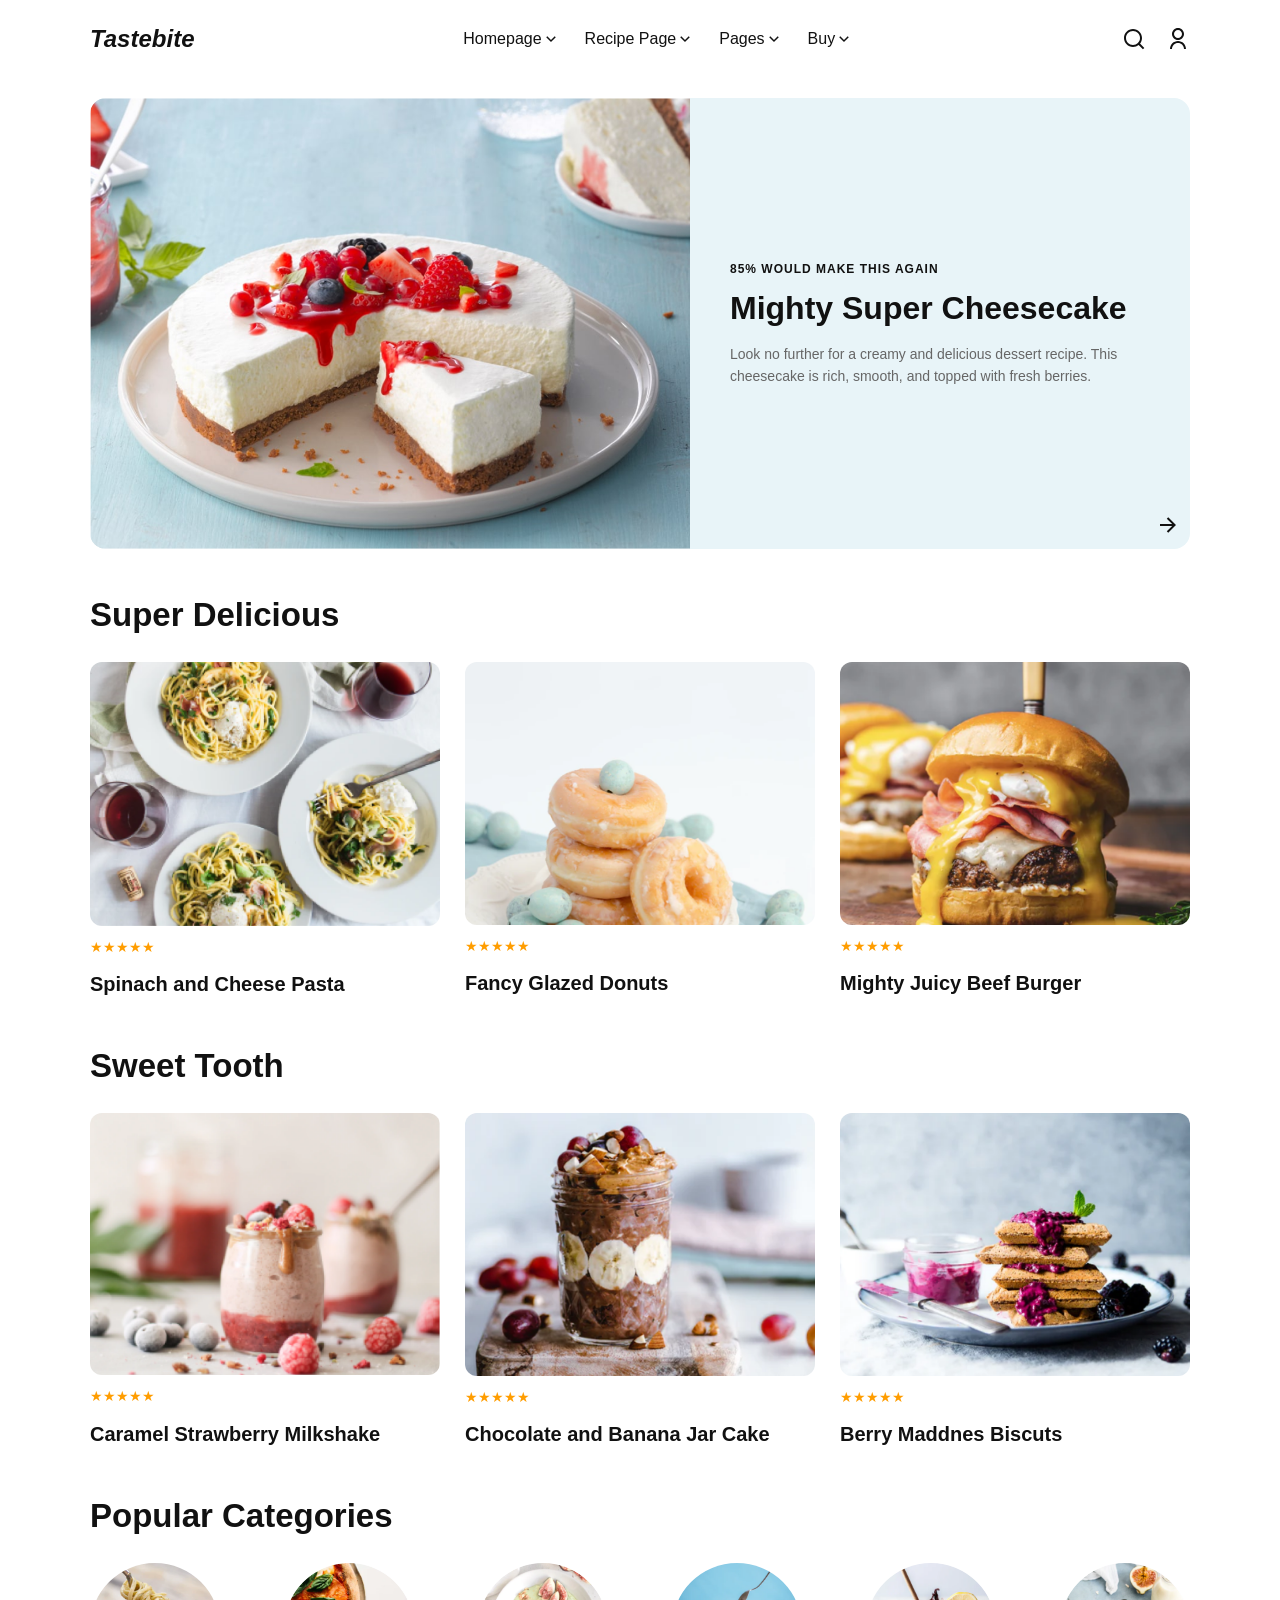
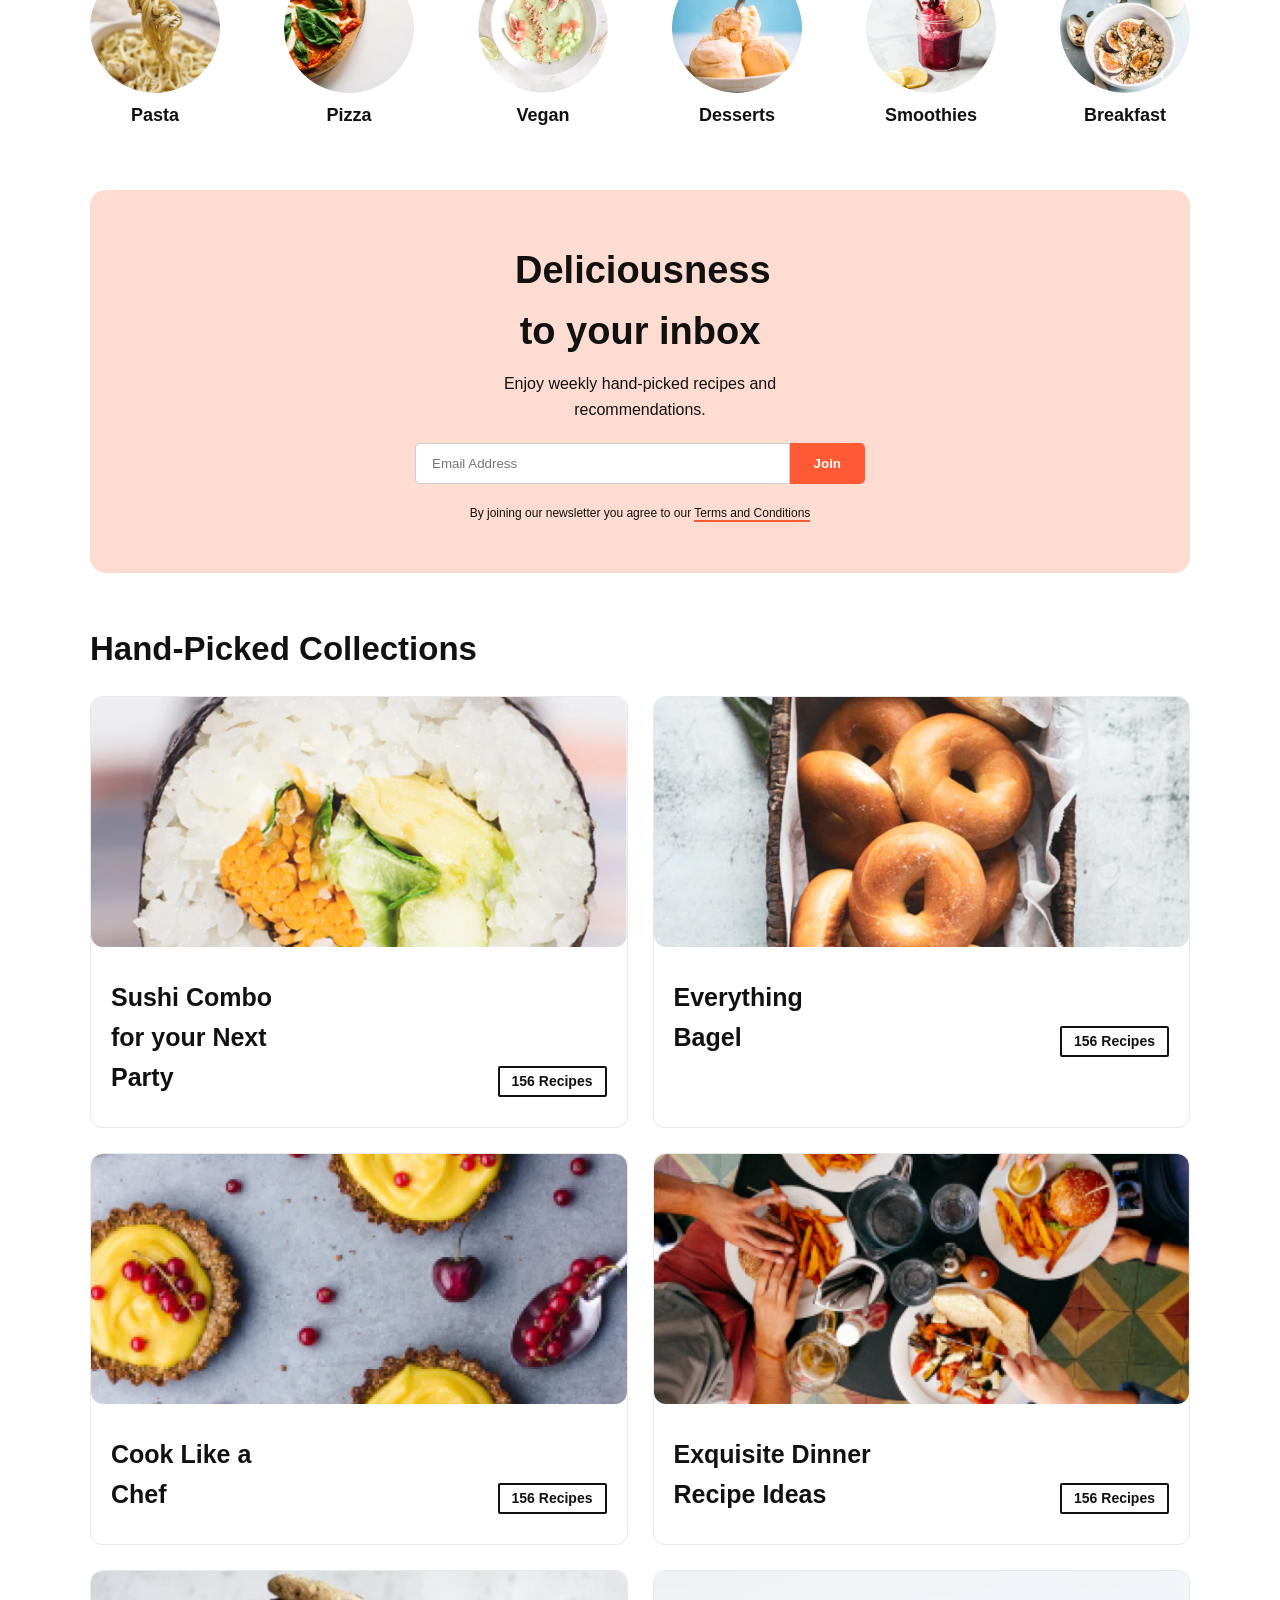
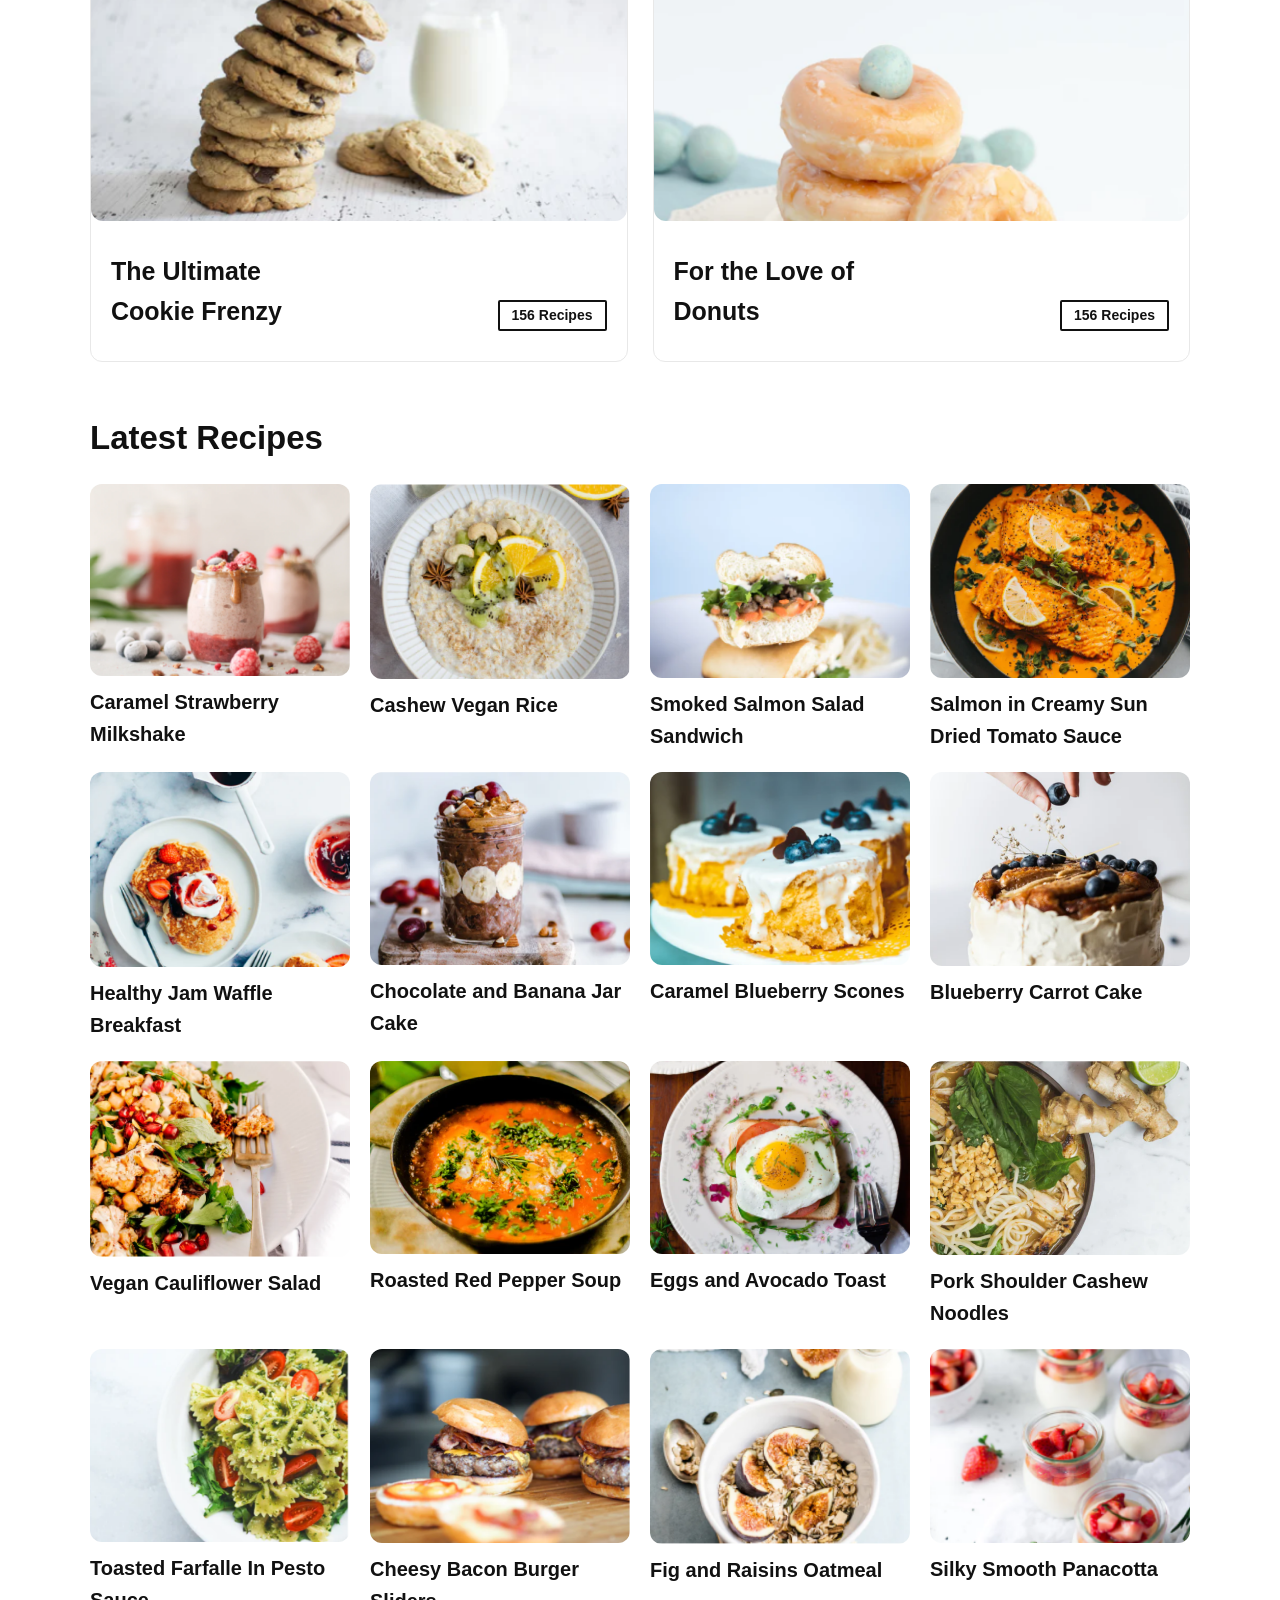
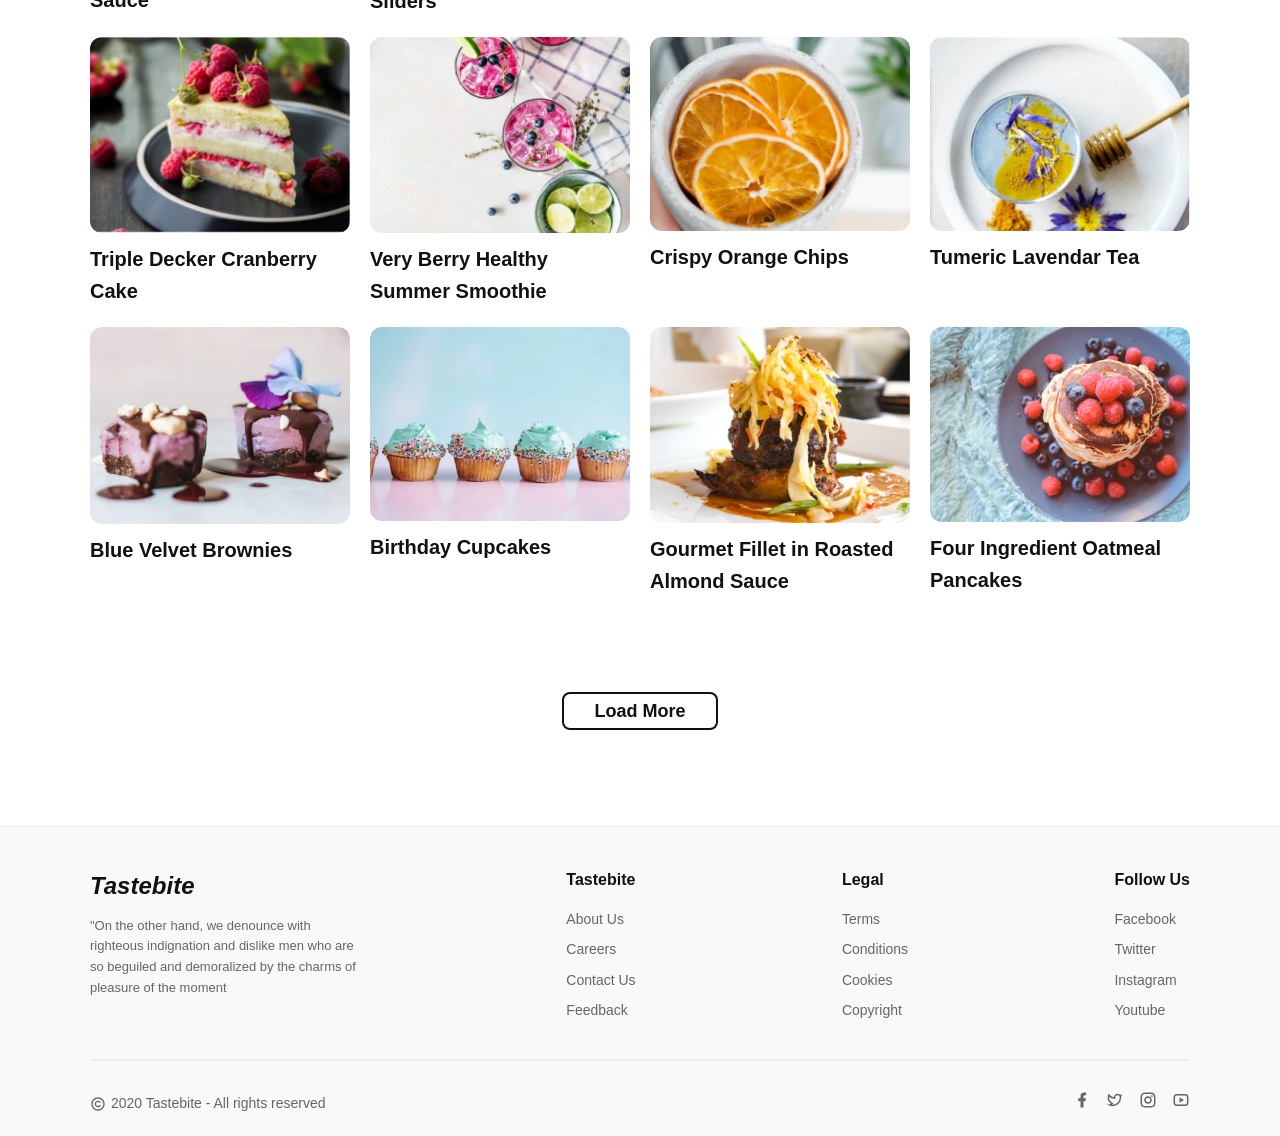
<file: index.html>
<!DOCTYPE html>
<html lang="en">
<head>
  <meta charset="UTF-8">
  <meta name="viewport" content="width=device-width, initial-scale=1.0">
  <title>Tastebite - Food Recipes</title>
  <link rel="stylesheet" href="./styles/style.css">
</head>
<body>

  <div class="container">
    <header>
      <div class="logo"><a href="">Tastebite</a></div>
      <nav>
        <ul>
          <li>
            <a href="#">Homepage</a>
            <svg xmlns="http://www.w3.org/2000/svg" viewBox="0 0 24 24" width="18" height="18" fill="currentColor"><path d="M11.9999 13.1714L16.9497 8.22168L18.3639 9.63589L11.9999 15.9999L5.63599 9.63589L7.0502 8.22168L11.9999 13.1714Z"></path></svg>
          </li>
          <li>
            <a href="#">Recipe Page</a>
            <svg xmlns="http://www.w3.org/2000/svg" viewBox="0 0 24 24" width="18" height="18" fill="currentColor"><path d="M11.9999 13.1714L16.9497 8.22168L18.3639 9.63589L11.9999 15.9999L5.63599 9.63589L7.0502 8.22168L11.9999 13.1714Z"></path></svg>
          </li>
          <li>
            <a href="#">Pages</a>
            <svg xmlns="http://www.w3.org/2000/svg" viewBox="0 0 24 24" width="18" height="18" fill="currentColor"><path d="M11.9999 13.1714L16.9497 8.22168L18.3639 9.63589L11.9999 15.9999L5.63599 9.63589L7.0502 8.22168L11.9999 13.1714Z"></path></svg>
          </li>
          <li>
            <a href="#">Buy</a>
            <svg xmlns="http://www.w3.org/2000/svg" viewBox="0 0 24 24" width="18" height="18" fill="currentColor"><path d="M11.9999 13.1714L16.9497 8.22168L18.3639 9.63589L11.9999 15.9999L5.63599 9.63589L7.0502 8.22168L11.9999 13.1714Z"></path></svg>
          </li>
        </ul>
      </nav>
      <div class="nav-icons">
        <svg xmlns="http://www.w3.org/2000/svg" viewBox="0 0 24 24" width="24" height="24" fill="currentColor"><path d="M18.031 16.6168L22.3137 20.8995L20.8995 22.3137L16.6168 18.031C15.0769 19.263 13.124 20 11 20C6.032 20 2 15.968 2 11C2 6.032 6.032 2 11 2C15.968 2 20 6.032 20 11C20 13.124 19.263 15.0769 18.031 16.6168ZM16.0247 15.8748C17.2475 14.6146 18 12.8956 18 11C18 7.1325 14.8675 4 11 4C7.1325 4 4 7.1325 4 11C4 14.8675 7.1325 18 11 18C12.8956 18 14.6146 17.2475 15.8748 16.0247L16.0247 15.8748Z"></path></svg>
        <svg xmlns="http://www.w3.org/2000/svg" viewBox="0 0 24 24" width="24" height="24" fill="currentColor"><path d="M4 22C4 17.5817 7.58172 14 12 14C16.4183 14 20 17.5817 20 22H18C18 18.6863 15.3137 16 12 16C8.68629 16 6 18.6863 6 22H4ZM12 13C8.685 13 6 10.315 6 7C6 3.685 8.685 1 12 1C15.315 1 18 3.685 18 7C18 10.315 15.315 13 12 13ZM12 11C14.21 11 16 9.21 16 7C16 4.79 14.21 3 12 3C9.79 3 8 4.79 8 7C8 9.21 9.79 11 12 11Z"></path></svg>
      </div>
    </header>

    <!-- Hero Section -->
    <section class="hero">
      <div class="hero-img">
        <img src="./assets/img/tort.png" alt="Mighty Super Cheesecake">
      </div>
      <div class="hero-content">
        <span class="hero-tag">
          85% WOULD MAKE THIS AGAIN
        </span>
        <h1 class="hero-title">Mighty Super Cheesecake</h1>
        <p class="hero-desc">Look no further for a creamy and delicious dessert recipe. This cheesecake is rich, smooth, and topped with fresh berries.</p>
      </div>
      <div class="hero-svg">
        <svg xmlns="http://www.w3.org/2000/svg" viewBox="0 0 24 24" width="24" height="24" fill="currentColor"><path d="M16.1716 10.9999L10.8076 5.63589L12.2218 4.22168L20 11.9999L12.2218 19.778L10.8076 18.3638L16.1716 12.9999H4V10.9999H16.1716Z"></path></svg>
      </div>
    </section>

    <!-- Super Delicious -->
    <section>
      <h1 class="section-title">Super Delicious</h1>
      <div class="grid-3">
        <div class="card">
          <img src="./assets/img/xpacetti.png" alt="Spinach and Cheese Pasta">
          <div class="rating">★★★★★</div>
          <div class="card-title">Spinach and Cheese Pasta</div>
        </div>
        <div class="card">
          <img src="./assets/img/donuts.png" alt="Fancy Glazed Donuts">
          <div class="rating">★★★★★</div>
          <div class="card-title">Fancy Glazed Donuts</div>
        </div>
        <div class="card">
          <img src="./assets/img/burger.png" alt="Mighty Juicy Beef Burger">
          <div class="rating">★★★★★</div>
          <div class="card-title">Mighty Juicy Beef Burger</div>
        </div>
      </div>
    </section>

    <!-- Sweet Tooth -->
    <section>
      <h1 class="section-title">Sweet Tooth</h1>
      <div class="grid-3">
        <div class="card">
          <img src="./assets/img/parfait.png" alt="Berry Dessert Parfait">
          <div class="rating">★★★★★</div>
          <div class="card-title">Caramel Strawberry Milkshake</div>
        </div>
        <div class="card">
          <img src="./assets/img/oatmela.png" alt="Chocolate Oatmeal Layer">
          <div class="rating">★★★★★</div>
          <div class="card-title">Chocolate and Banana Jar Cake</div>
        </div>
        <div class="card">
          <img src="./assets/img/pancace.png" alt="Fluffy Honey Pancakes">
          <div class="rating">★★★★★</div>
          <div class="card-title">Berry Maddnes Biscuts</div>
        </div>
      </div>
    </section>

    <!-- Popular Categories -->
    <section>
      <h1 class="section-title">Popular Categories</h1>
      <div class="categories">
        <div class="category-item">
          <img src="./assets/img/pasta.png" alt="Pasta">
          <p>Pasta</p>
        </div>
        <div class="category-item">
          <img src="./assets/img/pizza.png" alt="Pizza">
          <p>Pizza</p>
        </div>
        <div class="category-item">
          <img src="./assets/img/vegan.png" alt="Vegan">
          <p>Vegan</p>
        </div>
        <div class="category-item">
          <img src="./assets/img/deserts.png" alt="Desserts">
          <p>Desserts</p>
        </div>
        <div class="category-item">
          <img src="./assets/img/smoothies.png" alt="Smoothies">
          <p>Smoothies</p>
        </div>
        <div class="category-item">
          <img src="./assets/img/breakfast.png" alt="Breakfast">
          <p>Breakfast</p>
        </div>
      </div>
    </section>

    <!-- Newsletter -->
    <section class="newsletter">
      <h2>Deliciousness to your inbox</h2>
      <p class="newsletter-enjoy">Enjoy weekly hand-picked recipes and recommendations.</p>
      <form class="newsletter-form" onsubmit="event.preventDefault();">
        <input type="email" placeholder="Email Address">
        <button type="submit">Join</button>
      </form>
      <p class="newsletter-p">By joining our newsletter you agree to our <a href="#">Terms and Conditions</a></p>
    </section>

    <!-- Hand-Picked Collections -->
    <section>
      <h2 class="section-title">Hand-Picked Collections</h2>
      <div class="grid-2">
        <div class="collection-card">
          <img src="./assets/img/sushi-combos.png" alt="Sushi">
          <div class="collection-overlay">
            <h3>Sushi Combo for your Next Party</h3>
            <a href="#">156 Recipes</a>
          </div>
        </div>
        <div class="collection-card">
          <img src="./assets/img/bagel.png" alt="Bagels">
          <div class="collection-overlay">
            <h3>Everything Bagel</h3>
            <a href="#">156 Recipes</a>
          </div>
        </div>
        <div class="collection-card">
          <img src="./assets/img/shirinlik.png" alt="Sushi">
          <div class="collection-overlay">
            <h3>Cook Like a Chef</h3>
            <a href="#">156 Recipes</a>
          </div>
        </div>
        <div class="collection-card">
          <img src="./assets/img/dinner.png" alt="Dinner">
          <div class="collection-overlay">
            <h3>Exquisite Dinner Recipe Ideas</h3>
            <a href="#">156 Recipes</a>
          </div>
        </div>
        <div class="collection-card">
          <img src="./assets/img/frenzy.png" alt="Sushi">
          <div class="collection-overlay">
            <h3>The Ultimate Cookie Frenzy</h3>
            <a href="#">156 Recipes</a>
          </div>
        </div>
        <div class="collection-card">
          <img src="./assets/img/donuting.png" alt="Bagels">
          <div class="collection-overlay">
            <h3>For the Love of Donuts</h3>
            <a href="#">156 Recipes</a>
          </div>
        </div>
      </div>
    </section>

    <!-- Latest Recipes -->
    <section>
      <h2 class="section-title">Latest Recipes</h2>
      <div class="grid-4">
        <div class="card">
          <img src="./assets/img/milkshake.png" alt="Recipe">
          <div class="card-title">Caramel Strawberry Milkshake</div>
        </div>
        <div class="card">
          <img src="./assets/img/cashew.png" alt="Recipe">
          <div class="card-title">Cashew Vegan Rice</div>
        </div>
        <div class="card">
          <img src="./assets/img/minisandwich.png" alt="Recipe">
          <div class="card-title">Smoked Salmon Salad Sandwich</div>
        </div>
        <div class="card">
          <img src="./assets/img/tomato-souce.png" alt="Recipe">
          <div class="card-title">Salmon in Creamy Sun Dried Tomato Sauce</div>
        </div>
        <div class="card">
          <img src="./assets/img/breakfasting.png" alt="Recipe">
          <div class="card-title">Healthy Jam Waffle Breakfast</div>
        </div>
        <div class="card">
          <img src="./assets/img/jar-cake.png" alt="Recipe">
          <div class="card-title">Chocolate and Banana Jar Cake</div>
        </div>
        <div class="card">
          <img src="./assets/img/scones.png" alt="Recipe">
          <div class="card-title">Caramel Blueberry Scones</div>
        </div>
        <div class="card">
          <img src="./assets/img/carrot-cake.png" alt="Recipe">
          <div class="card-title">Blueberry Carrot Cake</div>
        </div>
        <div class="card">
          <img src="./assets/img/vegan-salad.png" alt="Recipe">
          <div class="card-title">Vegan Cauliflower Salad</div>
        </div>
        <div class="card">
          <img src="./assets/img/peppor-soup.png" alt="Recipe">
          <div class="card-title">Roasted Red Pepper Soup</div>
        </div>
        <div class="card">
          <img src="./assets/img/avocado-toast.png" alt="Recipe">
          <div class="card-title">Eggs and Avocado Toast</div>
        </div>
        <div class="card">
          <img src="./assets/img/cashew-noodles.png" alt="Recipe">
          <div class="card-title">Pork Shoulder Cashew Noodles</div>
        </div>
        <div class="card">
          <img src="./assets/img/pesto-sauce.png" alt="Recipe">
          <div class="card-title">Toasted Farfalle In Pesto Sauce</div>
        </div>
        <div class="card">
          <img src="./assets/img/burger-sliders.png" alt="Recipe">
          <div class="card-title">Cheesy Bacon Burger Sliders</div>
        </div>
        <div class="card">
          <img src="./assets/img/raisins-oatmela.png" alt="Recipe">
          <div class="card-title">Fig and Raisins Oatmeal</div>
        </div>
        <div class="card">
          <img src="./assets/img/panacotta.png" alt="Recipe">
          <div class="card-title">Silky Smooth Panacotta</div>
        </div>
        <div class="card">
          <img src="./assets/img/cranberry-cake.png" alt="Recipe">
          <div class="card-title">Triple Decker Cranberry Cake</div>
        </div>
        <div class="card">
          <img src="./assets/img/smoothie.png" alt="Recipe">
          <div class="card-title">Very Berry Healthy Summer Smoothie</div>
        </div>
        <div class="card">
          <img src="./assets/img/orange-chips.png" alt="Recipe">
          <div class="card-title">Crispy Orange Chips</div>
        </div>
        <div class="card">
          <img src="./assets/img/lavendartea.png" alt="Recipe">
          <div class="card-title">Tumeric Lavendar Tea</div>
        </div>
        <div class="card">
          <img src="./assets/img/brownies.png" alt="Recipe">
          <div class="card-title">Blue Velvet Brownies</div>
        </div>
        <div class="card">
          <img src="./assets/img/cupcakes.png" alt="Recipe">
          <div class="card-title">Birthday Cupcakes</div>
        </div>
        <div class="card">
          <img src="./assets/img/almondsauce.png" alt="Recipe">
          <div class="card-title">Gourmet Fillet in Roasted Almond Sauce</div>
        </div>
        <div class="card">
          <img src="./assets/img/oatmeal.png" alt="Recipe">
          <div class="card-title">Four Ingredient Oatmeal Pancakes</div>
        </div>
      </div>
      <div class="grid-4-texts">
        <a href="#">Load More</a>
      </div>
    </section>
  </div>

  <!-- Footer -->
  <footer>
    <div class="container footer-content">
      <div class="footer-texts">
        <div class="footer-col">
          <div class="logo" style="margin-bottom: 10px;"><a href="#">Tastebite</a></div>
          <p style="font-size: 13px; color: var(--text-muted); max-width: 270px;">
            "On the other hand, we denounce with righteous indignation and dislike men who are so beguiled and demoralized by the charms of pleasure of the moment
          </p>
        </div>
        <div class="footer-col">
          <h4>Tastebite</h4>
          <ul>
            <li><a href="#">About Us</a></li>
            <li><a href="#">Careers</a></li>
            <li><a href="#">Contact Us</a></li>
            <li><a href="#">Feedback</a></li>
          </ul>
        </div>
        <div class="footer-col">
          <h4>Legal</h4>
          <ul>
            <li><a href="#">Terms</a></li>
            <li><a href="#">Conditions</a></li>
            <li><a href="#">Cookies</a></li>
            <li><a href="#">Copyright</a></li>
          </ul>
        </div>
        <div class="footer-col">
          <h4>Follow Us</h4>
          <ul>
            <li><a href="#">Facebook</a></li>
            <li><a href="#">Twitter</a></li>
            <li><a href="#">Instagram</a></li>
            <li><a href="#">Youtube</a></li>
          </ul>
        </div>
      </div>
      <div class="footer-bottom footer-content">
        <div class="footer-tastebite">
          <svg xmlns="http://www.w3.org/2000/svg" viewBox="0 0 24 24" width="16" height="16" fill="currentColor"><path d="M16.2877 9.42773C15.413 7.97351 13.8195 7 12 7 9.23999 7 7 9.23999 7 12 7 14.76 9.23999 17 12 17 13.8195 17 15.413 16.0265 16.2877 14.5723L14.5729 13.5442C14.0483 14.4166 13.0927 15 12 15 10.3425 15 9 13.6575 9 12 9 10.3425 10.3425 9 12 9 13.093 9 14.0491 9.58386 14.5735 10.4568L16.2877 9.42773ZM22 12C22 6.47998 17.52 2 12 2 6.47998 2 2 6.47998 2 12 2 17.52 6.47998 22 12 22 17.52 22 22 17.52 22 12ZM4 12C4 7.57996 7.57996 4 12 4 16.42 4 20 7.57996 20 12 20 16.42 16.42 20 12 20 7.57996 20 4 16.42 4 12Z"></path></svg>
          2020 Tastebite - All rights reserved
        </div>
        <div class="footer-links">
          <a href="#">
            <svg xmlns="http://www.w3.org/2000/svg" viewBox="0 0 24 24" width="18" height="18" fill="currentColor"><path d="M14 13.5H16.5L17.5 9.5H14V7.5C14 6.47062 14 5.5 16 5.5H17.5V2.1401C17.1743 2.09685 15.943 2 14.6429 2C11.9284 2 10 3.65686 10 6.69971V9.5H7V13.5H10V22H14V13.5Z"></path></svg>
          </a>
          <a href="#">
            <svg xmlns="http://www.w3.org/2000/svg" viewBox="0 0 24 24" width="18" height="18" fill="currentColor"><path d="M15.3499 5.55005C13.7681 5.55005 12.4786 6.81809 12.4504 8.39658L12.4223 9.97162C12.4164 10.3029 12.143 10.5667 11.8117 10.5608C11.7881 10.5604 11.7646 10.5586 11.7413 10.5554L10.1805 10.3426C8.12699 10.0625 6.15883 9.11736 4.27072 7.54411C3.67275 10.8538 4.84 13.1472 7.65342 14.916L9.40041 16.0142C9.68095 16.1906 9.7654 16.561 9.58903 16.8415C9.54861 16.9058 9.49636 16.9619 9.43504 17.0067L7.84338 18.1696C8.78973 18.229 9.68938 18.1875 10.435 18.0387C15.1526 17.0973 18.2897 13.547 18.2897 7.69109C18.2897 7.213 17.2774 5.55005 15.3499 5.55005ZM10.4507 8.3609C10.4983 5.69584 12.6735 3.55005 15.3499 3.55005C16.7132 3.55005 17.9465 4.10683 18.8348 5.0054C19.5462 5.00005 20.1514 5.17991 21.5035 4.35967C21.1693 6.00005 21.0034 6.71201 20.2897 7.69109C20.2897 15.3326 15.5926 19.0489 10.8264 20C7.5587 20.6522 2.80646 19.5815 1.44531 18.1587C2.13874 18.1054 4.95928 17.802 6.58895 16.6092C5.20994 15.6987 -0.278631 12.4681 3.32772 3.78642C5.02119 5.76307 6.73797 7.10855 8.47807 7.82286C9.63548 8.29798 9.91978 8.2885 10.4507 8.3609Z"></path></svg>
          </a>
          <a href="#">
            <svg xmlns="http://www.w3.org/2000/svg" viewBox="0 0 24 24" width="18" height="18" fill="currentColor"><path d="M12.001 9C10.3436 9 9.00098 10.3431 9.00098 12C9.00098 13.6573 10.3441 15 12.001 15C13.6583 15 15.001 13.6569 15.001 12C15.001 10.3427 13.6579 9 12.001 9ZM12.001 7C14.7614 7 17.001 9.2371 17.001 12C17.001 14.7605 14.7639 17 12.001 17C9.24051 17 7.00098 14.7629 7.00098 12C7.00098 9.23953 9.23808 7 12.001 7ZM18.501 6.74915C18.501 7.43926 17.9402 7.99917 17.251 7.99917C16.5609 7.99917 16.001 7.4384 16.001 6.74915C16.001 6.0599 16.5617 5.5 17.251 5.5C17.9393 5.49913 18.501 6.0599 18.501 6.74915ZM12.001 4C9.5265 4 9.12318 4.00655 7.97227 4.0578C7.18815 4.09461 6.66253 4.20007 6.17416 4.38967C5.74016 4.55799 5.42709 4.75898 5.09352 5.09255C4.75867 5.4274 4.55804 5.73963 4.3904 6.17383C4.20036 6.66332 4.09493 7.18811 4.05878 7.97115C4.00703 9.0752 4.00098 9.46105 4.00098 12C4.00098 14.4745 4.00753 14.8778 4.05877 16.0286C4.0956 16.8124 4.2012 17.3388 4.39034 17.826C4.5591 18.2606 4.7605 18.5744 5.09246 18.9064C5.42863 19.2421 5.74179 19.4434 6.17187 19.6094C6.66619 19.8005 7.19148 19.9061 7.97212 19.9422C9.07618 19.9939 9.46203 20 12.001 20C14.4755 20 14.8788 19.9934 16.0296 19.9422C16.8117 19.9055 17.3385 19.7996 17.827 19.6106C18.2604 19.4423 18.5752 19.2402 18.9074 18.9085C19.2436 18.5718 19.4445 18.2594 19.6107 17.8283C19.8013 17.3358 19.9071 16.8098 19.9432 16.0289C19.9949 14.9248 20.001 14.5389 20.001 12C20.001 9.52552 19.9944 9.12221 19.9432 7.97137C19.9064 7.18906 19.8005 6.66149 19.6113 6.17318C19.4434 5.74038 19.2417 5.42635 18.9084 5.09255C18.573 4.75715 18.2616 4.55693 17.8271 4.38942C17.338 4.19954 16.8124 4.09396 16.0298 4.05781C14.9258 4.00605 14.5399 4 12.001 4ZM12.001 2C14.7176 2 15.0568 2.01 16.1235 2.06C17.1876 2.10917 17.9135 2.2775 18.551 2.525C19.2101 2.77917 19.7668 3.1225 20.3226 3.67833C20.8776 4.23417 21.221 4.7925 21.476 5.45C21.7226 6.08667 21.891 6.81333 21.941 7.8775C21.9885 8.94417 22.001 9.28333 22.001 12C22.001 14.7167 21.991 15.0558 21.941 16.1225C21.8918 17.1867 21.7226 17.9125 21.476 18.55C21.2218 19.2092 20.8776 19.7658 20.3226 20.3217C19.7668 20.8767 19.2076 21.22 18.551 21.475C17.9135 21.7217 17.1876 21.89 16.1235 21.94C15.0568 21.9875 14.7176 22 12.001 22C9.28431 22 8.94514 21.99 7.87848 21.94C6.81431 21.8908 6.08931 21.7217 5.45098 21.475C4.79264 21.2208 4.23514 20.8767 3.67931 20.3217C3.12348 19.7658 2.78098 19.2067 2.52598 18.55C2.27848 17.9125 2.11098 17.1867 2.06098 16.1225C2.01348 15.0558 2.00098 14.7167 2.00098 12C2.00098 9.28333 2.01098 8.94417 2.06098 7.8775C2.11014 6.8125 2.27848 6.0875 2.52598 5.45C2.78014 4.79167 3.12348 4.23417 3.67931 3.67833C4.23514 3.1225 4.79348 2.78 5.45098 2.525C6.08848 2.2775 6.81348 2.11 7.87848 2.06C8.94514 2.0125 9.28431 2 12.001 2Z"></path></svg>
          </a>
          <a href="#">
            <svg xmlns="http://www.w3.org/2000/svg" viewBox="0 0 24 24" width="18" height="18" fill="currentColor"><path d="M19.6069 6.99482C19.5307 6.69695 19.3152 6.47221 19.0684 6.40288C18.6299 6.28062 16.501 6 12.001 6C7.50098 6 5.37252 6.28073 4.93225 6.40323C4.68776 6.47123 4.4723 6.69593 4.3951 6.99482C4.2863 7.41923 4.00098 9.19595 4.00098 12C4.00098 14.804 4.2863 16.5808 4.3954 17.0064C4.47126 17.3031 4.68676 17.5278 4.93251 17.5968C5.37252 17.7193 7.50098 18 12.001 18C16.501 18 18.6299 17.7194 19.0697 17.5968C19.3142 17.5288 19.5297 17.3041 19.6069 17.0052C19.7157 16.5808 20.001 14.8 20.001 12C20.001 9.2 19.7157 7.41923 19.6069 6.99482ZM21.5442 6.49818C22.001 8.28 22.001 12 22.001 12C22.001 12 22.001 15.72 21.5442 17.5018C21.2897 18.4873 20.547 19.2618 19.6056 19.5236C17.8971 20 12.001 20 12.001 20C12.001 20 6.10837 20 4.39637 19.5236C3.45146 19.2582 2.70879 18.4836 2.45774 17.5018C2.00098 15.72 2.00098 12 2.00098 12C2.00098 12 2.00098 8.28 2.45774 6.49818C2.71227 5.51273 3.45495 4.73818 4.39637 4.47636C6.10837 4 12.001 4 12.001 4C12.001 4 17.8971 4 19.6056 4.47636C20.5505 4.74182 21.2932 5.51636 21.5442 6.49818ZM10.001 15.5V8.5L16.001 12L10.001 15.5Z"></path></svg>
          </a>
        </div>
      </div>
    </div>

  </footer>

</body>
</html>
</file>
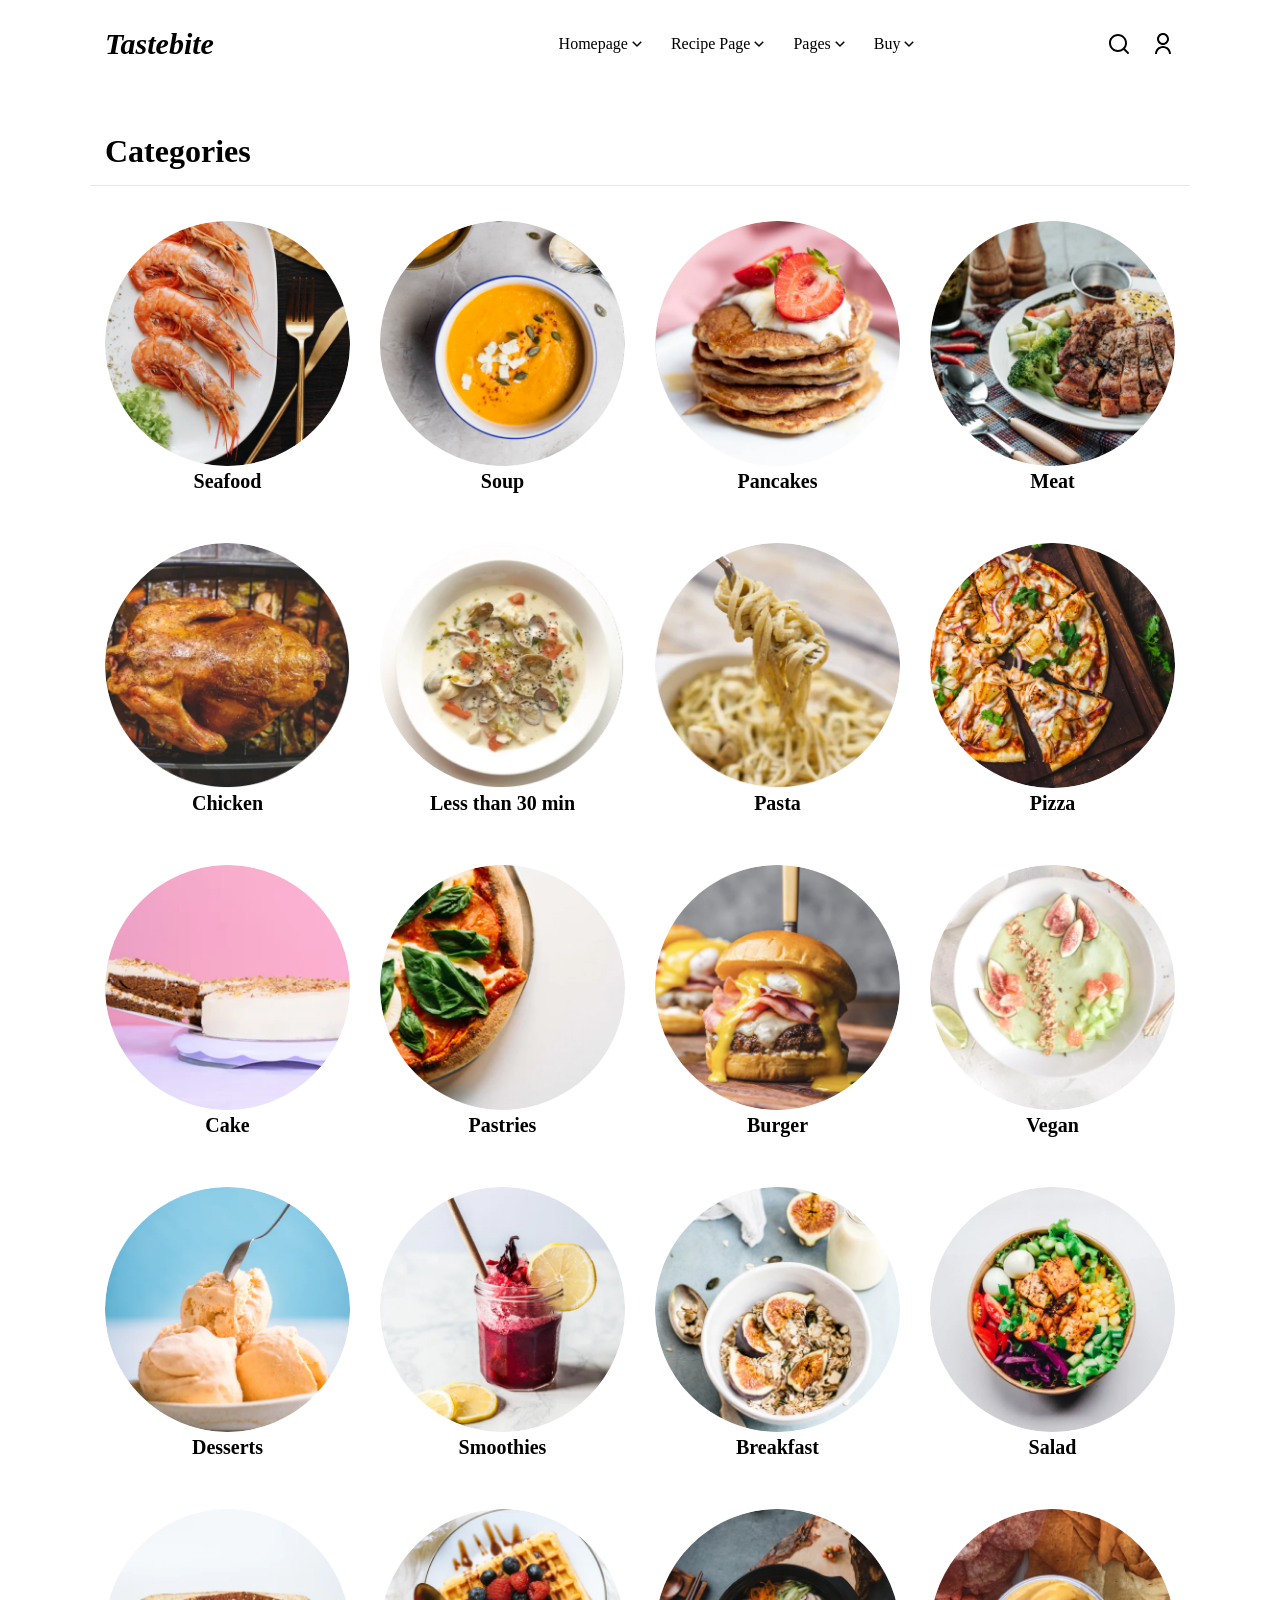
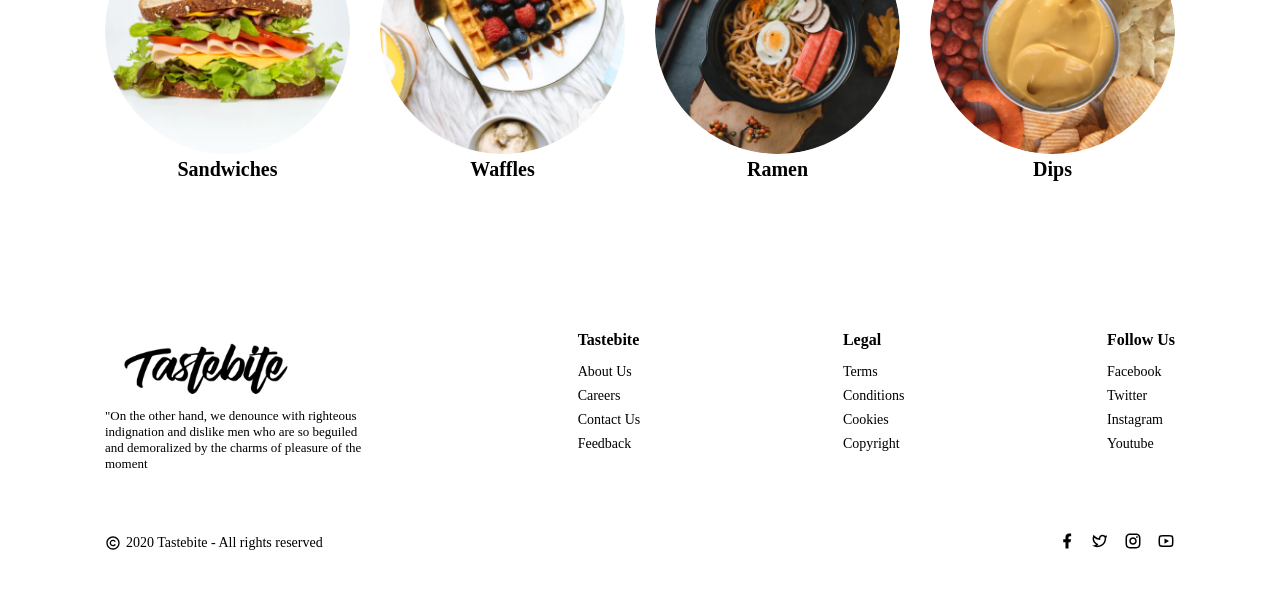
<file: pages/category-home.html>
<!DOCTYPE html>
<html lang="en">

<head>
    <meta charset="UTF-8">
    <meta name="viewport" content="width=device-width, initial-scale=1.0">
    <title>Document</title>
    <link rel="stylesheet" href="../styles/category-home.css">
</head>

<body>

    <nav class="container">
        <div class="logo"><a href="">Tastebite</a></div>
        <nav>
            <ul>
                <li>
                    <a href="#">Homepage</a>
                    <svg xmlns="http://www.w3.org/2000/svg" viewBox="0 0 24 24" width="18" height="18"
                        fill="currentColor">
                        <path
                            d="M11.9999 13.1714L16.9497 8.22168L18.3639 9.63589L11.9999 15.9999L5.63599 9.63589L7.0502 8.22168L11.9999 13.1714Z">
                        </path>
                    </svg>
                </li>
                <li>
                    <a href="#">Recipe Page</a>
                    <svg xmlns="http://www.w3.org/2000/svg" viewBox="0 0 24 24" width="18" height="18"
                        fill="currentColor">
                        <path
                            d="M11.9999 13.1714L16.9497 8.22168L18.3639 9.63589L11.9999 15.9999L5.63599 9.63589L7.0502 8.22168L11.9999 13.1714Z">
                        </path>
                    </svg>
                </li>
                <li>
                    <a href="#">Pages</a>
                    <svg xmlns="http://www.w3.org/2000/svg" viewBox="0 0 24 24" width="18" height="18"
                        fill="currentColor">
                        <path
                            d="M11.9999 13.1714L16.9497 8.22168L18.3639 9.63589L11.9999 15.9999L5.63599 9.63589L7.0502 8.22168L11.9999 13.1714Z">
                        </path>
                    </svg>
                </li>
                <li>
                    <a href="#">Buy</a>
                    <svg xmlns="http://www.w3.org/2000/svg" viewBox="0 0 24 24" width="18" height="18"
                        fill="currentColor">
                        <path
                            d="M11.9999 13.1714L16.9497 8.22168L18.3639 9.63589L11.9999 15.9999L5.63599 9.63589L7.0502 8.22168L11.9999 13.1714Z">
                        </path>
                    </svg>
                </li>
            </ul>
        </nav>
        <div class="nav-icons">
            <svg xmlns="http://www.w3.org/2000/svg" viewBox="0 0 24 24" width="24" height="24" fill="currentColor">
                <path
                    d="M18.031 16.6168L22.3137 20.8995L20.8995 22.3137L16.6168 18.031C15.0769 19.263 13.124 20 11 20C6.032 20 2 15.968 2 11C2 6.032 6.032 2 11 2C15.968 2 20 6.032 20 11C20 13.124 19.263 15.0769 18.031 16.6168ZM16.0247 15.8748C17.2475 14.6146 18 12.8956 18 11C18 7.1325 14.8675 4 11 4C7.1325 4 4 7.1325 4 11C4 14.8675 7.1325 18 11 18C12.8956 18 14.6146 17.2475 15.8748 16.0247L16.0247 15.8748Z">
                </path>
            </svg>
            <svg xmlns="http://www.w3.org/2000/svg" viewBox="0 0 24 24" width="24" height="24" fill="currentColor">
                <path
                    d="M4 22C4 17.5817 7.58172 14 12 14C16.4183 14 20 17.5817 20 22H18C18 18.6863 15.3137 16 12 16C8.68629 16 6 18.6863 6 22H4ZM12 13C8.685 13 6 10.315 6 7C6 3.685 8.685 1 12 1C15.315 1 18 3.685 18 7C18 10.315 15.315 13 12 13ZM12 11C14.21 11 16 9.21 16 7C16 4.79 14.21 3 12 3C9.79 3 8 4.79 8 7C8 9.21 9.79 11 12 11Z">
                </path>
            </svg>
        </div>
    </nav>

    <h1 class="categories container">Categories</h1>
    <section class="section1 container">
        <div class="category-imgs">
            <div class="section1-img">
                <img src="../assets/img/seafood.png" alt="food">
                <p>Seafood</p>
            </div>
            <div class="section1-img">
                <img src="../assets/img/soup.png" alt="food">
                <p>Soup</p>
            </div>
            <div class="section1-img">
                <img src="../assets/img/pancakes.png" alt="food">
                <p>Pancakes</p>
            </div>
            <div class="section1-img">
                <img src="../assets/img/meat.png" alt="food">
                <p>Meat</p>
            </div>
            <div class="section1-img">
                <img src="../assets/img/chicken.png" alt="food">
                <p>Chicken</p>
            </div>
            <div class="section1-img">
                <img src="../assets/img/less-than.png" alt="food">
                <p>Less than 30 min</p>
            </div>
            <div class="section1-img">
                <img src="../assets/img/mac-pasta.png" alt="food">
                <p>Pasta</p>
            </div>
            <div class="section1-img">
                <img src="../assets/img/pizzas.png" alt="food">
                <p>Pizza</p>
            </div>
            <div class="section1-img">
                <img src="../assets/img/cake.png" alt="food">
                <p>Cake</p>
            </div>
            <div class="section1-img">
                <img src="../assets/img/pastries.png" alt="food">
                <p>Pastries</p>
            </div>
            <div class="section1-img">
                <img src="../assets/img/mini-burger.png" alt="food">
                <p>Burger</p>
            </div>
            <div class="section1-img">
                <img src="../assets/img/vegan-food.png" alt="food">
                <p>Vegan</p>
            </div>
            <div class="section1-img">
                <img src="../assets/img/desserts.png" alt="food">
                <p>Desserts</p>
            </div>
            <div class="section1-img">
                <img src="../assets/img/smoothieng.png" alt="food">
                <p>Smoothies</p>
            </div>
            <div class="section1-img">
                <img src="../assets/img/breakfasts.png" alt="food">
                <p>Breakfast</p>
            </div>
            <div class="section1-img">
                <img src="../assets/img/salads.png" alt="food">
                <p>Salad</p>
            </div>
            <div class="section1-img">
                <img src="../assets/img/sandwichs.png" alt="food">
                <p>Sandwiches</p>
            </div>
            <div class="section1-img">
                <img src="../assets/img/waffles.png" alt="food">
                <p>Waffles</p>
            </div>
            <div class="section1-img">
                <img src="../assets/img/ramen.png" alt="food">
                <p>Ramen</p>
            </div>
            <div class="section1-img">
                <img src="../assets/img/dips.png" alt="food">
                <p>Dips</p>
            </div>
        </div>
    </section>

    <footer>
    <div class="container footer-content">
      <div class="footer-texts">
        <div class="footer-col">
          <a href="#">
              <img class="logo" src="../assets/img/logo.png" alt="logo">
          </a>
          <!-- <div class="logo" style="margin-bottom: 10px;"><a href="#">Tastebite</a></div> -->
          <p style="font-size: 13px; color: var(--color-666); max-width: 270px;">
            "On the other hand, we denounce with righteous indignation and dislike men who are so beguiled and demoralized by the charms of pleasure of the moment
          </p>
        </div>
        <div class="footer-col">
          <h4>Tastebite</h4>
          <ul>
            <li><a href="#">About Us</a></li>
            <li><a href="#">Careers</a></li>
            <li><a href="#">Contact Us</a></li>
            <li><a href="#">Feedback</a></li>
          </ul>
        </div>
        <div class="footer-col">
          <h4>Legal</h4>
          <ul>
            <li><a href="#">Terms</a></li>
            <li><a href="#">Conditions</a></li>
            <li><a href="#">Cookies</a></li>
            <li><a href="#">Copyright</a></li>
          </ul>
        </div>
        <div class="footer-col">
          <h4>Follow Us</h4>
          <ul>
            <li><a href="#">Facebook</a></li>
            <li><a href="#">Twitter</a></li>
            <li><a href="#">Instagram</a></li>
            <li><a href="#">Youtube</a></li>
          </ul>
        </div>
      </div>
      <div class="footer-bottom footer-content">
        <div class="footer-tastebite">
          <svg xmlns="http://www.w3.org/2000/svg" viewBox="0 0 24 24" width="16" height="16" fill="currentColor"><path d="M16.2877 9.42773C15.413 7.97351 13.8195 7 12 7 9.23999 7 7 9.23999 7 12 7 14.76 9.23999 17 12 17 13.8195 17 15.413 16.0265 16.2877 14.5723L14.5729 13.5442C14.0483 14.4166 13.0927 15 12 15 10.3425 15 9 13.6575 9 12 9 10.3425 10.3425 9 12 9 13.093 9 14.0491 9.58386 14.5735 10.4568L16.2877 9.42773ZM22 12C22 6.47998 17.52 2 12 2 6.47998 2 2 6.47998 2 12 2 17.52 6.47998 22 12 22 17.52 22 22 17.52 22 12ZM4 12C4 7.57996 7.57996 4 12 4 16.42 4 20 7.57996 20 12 20 16.42 16.42 20 12 20 7.57996 20 4 16.42 4 12Z"></path></svg>
          2020 Tastebite - All rights reserved
        </div>
        <div class="footer-links">
          <a href="#">
            <svg xmlns="http://www.w3.org/2000/svg" viewBox="0 0 24 24" width="18" height="18" fill="currentColor"><path d="M14 13.5H16.5L17.5 9.5H14V7.5C14 6.47062 14 5.5 16 5.5H17.5V2.1401C17.1743 2.09685 15.943 2 14.6429 2C11.9284 2 10 3.65686 10 6.69971V9.5H7V13.5H10V22H14V13.5Z"></path></svg>
          </a>
          <a href="#">
            <svg xmlns="http://www.w3.org/2000/svg" viewBox="0 0 24 24" width="18" height="18" fill="currentColor"><path d="M15.3499 5.55005C13.7681 5.55005 12.4786 6.81809 12.4504 8.39658L12.4223 9.97162C12.4164 10.3029 12.143 10.5667 11.8117 10.5608C11.7881 10.5604 11.7646 10.5586 11.7413 10.5554L10.1805 10.3426C8.12699 10.0625 6.15883 9.11736 4.27072 7.54411C3.67275 10.8538 4.84 13.1472 7.65342 14.916L9.40041 16.0142C9.68095 16.1906 9.7654 16.561 9.58903 16.8415C9.54861 16.9058 9.49636 16.9619 9.43504 17.0067L7.84338 18.1696C8.78973 18.229 9.68938 18.1875 10.435 18.0387C15.1526 17.0973 18.2897 13.547 18.2897 7.69109C18.2897 7.213 17.2774 5.55005 15.3499 5.55005ZM10.4507 8.3609C10.4983 5.69584 12.6735 3.55005 15.3499 3.55005C16.7132 3.55005 17.9465 4.10683 18.8348 5.0054C19.5462 5.00005 20.1514 5.17991 21.5035 4.35967C21.1693 6.00005 21.0034 6.71201 20.2897 7.69109C20.2897 15.3326 15.5926 19.0489 10.8264 20C7.5587 20.6522 2.80646 19.5815 1.44531 18.1587C2.13874 18.1054 4.95928 17.802 6.58895 16.6092C5.20994 15.6987 -0.278631 12.4681 3.32772 3.78642C5.02119 5.76307 6.73797 7.10855 8.47807 7.82286C9.63548 8.29798 9.91978 8.2885 10.4507 8.3609Z"></path></svg>
          </a>
          <a href="#">
            <svg xmlns="http://www.w3.org/2000/svg" viewBox="0 0 24 24" width="18" height="18" fill="currentColor"><path d="M12.001 9C10.3436 9 9.00098 10.3431 9.00098 12C9.00098 13.6573 10.3441 15 12.001 15C13.6583 15 15.001 13.6569 15.001 12C15.001 10.3427 13.6579 9 12.001 9ZM12.001 7C14.7614 7 17.001 9.2371 17.001 12C17.001 14.7605 14.7639 17 12.001 17C9.24051 17 7.00098 14.7629 7.00098 12C7.00098 9.23953 9.23808 7 12.001 7ZM18.501 6.74915C18.501 7.43926 17.9402 7.99917 17.251 7.99917C16.5609 7.99917 16.001 7.4384 16.001 6.74915C16.001 6.0599 16.5617 5.5 17.251 5.5C17.9393 5.49913 18.501 6.0599 18.501 6.74915ZM12.001 4C9.5265 4 9.12318 4.00655 7.97227 4.0578C7.18815 4.09461 6.66253 4.20007 6.17416 4.38967C5.74016 4.55799 5.42709 4.75898 5.09352 5.09255C4.75867 5.4274 4.55804 5.73963 4.3904 6.17383C4.20036 6.66332 4.09493 7.18811 4.05878 7.97115C4.00703 9.0752 4.00098 9.46105 4.00098 12C4.00098 14.4745 4.00753 14.8778 4.05877 16.0286C4.0956 16.8124 4.2012 17.3388 4.39034 17.826C4.5591 18.2606 4.7605 18.5744 5.09246 18.9064C5.42863 19.2421 5.74179 19.4434 6.17187 19.6094C6.66619 19.8005 7.19148 19.9061 7.97212 19.9422C9.07618 19.9939 9.46203 20 12.001 20C14.4755 20 14.8788 19.9934 16.0296 19.9422C16.8117 19.9055 17.3385 19.7996 17.827 19.6106C18.2604 19.4423 18.5752 19.2402 18.9074 18.9085C19.2436 18.5718 19.4445 18.2594 19.6107 17.8283C19.8013 17.3358 19.9071 16.8098 19.9432 16.0289C19.9949 14.9248 20.001 14.5389 20.001 12C20.001 9.52552 19.9944 9.12221 19.9432 7.97137C19.9064 7.18906 19.8005 6.66149 19.6113 6.17318C19.4434 5.74038 19.2417 5.42635 18.9084 5.09255C18.573 4.75715 18.2616 4.55693 17.8271 4.38942C17.338 4.19954 16.8124 4.09396 16.0298 4.05781C14.9258 4.00605 14.5399 4 12.001 4ZM12.001 2C14.7176 2 15.0568 2.01 16.1235 2.06C17.1876 2.10917 17.9135 2.2775 18.551 2.525C19.2101 2.77917 19.7668 3.1225 20.3226 3.67833C20.8776 4.23417 21.221 4.7925 21.476 5.45C21.7226 6.08667 21.891 6.81333 21.941 7.8775C21.9885 8.94417 22.001 9.28333 22.001 12C22.001 14.7167 21.991 15.0558 21.941 16.1225C21.8918 17.1867 21.7226 17.9125 21.476 18.55C21.2218 19.2092 20.8776 19.7658 20.3226 20.3217C19.7668 20.8767 19.2076 21.22 18.551 21.475C17.9135 21.7217 17.1876 21.89 16.1235 21.94C15.0568 21.9875 14.7176 22 12.001 22C9.28431 22 8.94514 21.99 7.87848 21.94C6.81431 21.8908 6.08931 21.7217 5.45098 21.475C4.79264 21.2208 4.23514 20.8767 3.67931 20.3217C3.12348 19.7658 2.78098 19.2067 2.52598 18.55C2.27848 17.9125 2.11098 17.1867 2.06098 16.1225C2.01348 15.0558 2.00098 14.7167 2.00098 12C2.00098 9.28333 2.01098 8.94417 2.06098 7.8775C2.11014 6.8125 2.27848 6.0875 2.52598 5.45C2.78014 4.79167 3.12348 4.23417 3.67931 3.67833C4.23514 3.1225 4.79348 2.78 5.45098 2.525C6.08848 2.2775 6.81348 2.11 7.87848 2.06C8.94514 2.0125 9.28431 2 12.001 2Z"></path></svg>
          </a>
          <a href="#">
            <svg xmlns="http://www.w3.org/2000/svg" viewBox="0 0 24 24" width="18" height="18" fill="currentColor"><path d="M19.6069 6.99482C19.5307 6.69695 19.3152 6.47221 19.0684 6.40288C18.6299 6.28062 16.501 6 12.001 6C7.50098 6 5.37252 6.28073 4.93225 6.40323C4.68776 6.47123 4.4723 6.69593 4.3951 6.99482C4.2863 7.41923 4.00098 9.19595 4.00098 12C4.00098 14.804 4.2863 16.5808 4.3954 17.0064C4.47126 17.3031 4.68676 17.5278 4.93251 17.5968C5.37252 17.7193 7.50098 18 12.001 18C16.501 18 18.6299 17.7194 19.0697 17.5968C19.3142 17.5288 19.5297 17.3041 19.6069 17.0052C19.7157 16.5808 20.001 14.8 20.001 12C20.001 9.2 19.7157 7.41923 19.6069 6.99482ZM21.5442 6.49818C22.001 8.28 22.001 12 22.001 12C22.001 12 22.001 15.72 21.5442 17.5018C21.2897 18.4873 20.547 19.2618 19.6056 19.5236C17.8971 20 12.001 20 12.001 20C12.001 20 6.10837 20 4.39637 19.5236C3.45146 19.2582 2.70879 18.4836 2.45774 17.5018C2.00098 15.72 2.00098 12 2.00098 12C2.00098 12 2.00098 8.28 2.45774 6.49818C2.71227 5.51273 3.45495 4.73818 4.39637 4.47636C6.10837 4 12.001 4 12.001 4C12.001 4 17.8971 4 19.6056 4.47636C20.5505 4.74182 21.2932 5.51636 21.5442 6.49818ZM10.001 15.5V8.5L16.001 12L10.001 15.5Z"></path></svg>
          </a>
        </div>
      </div>
    </div>
  </footer>

</body>

</html>
</file>
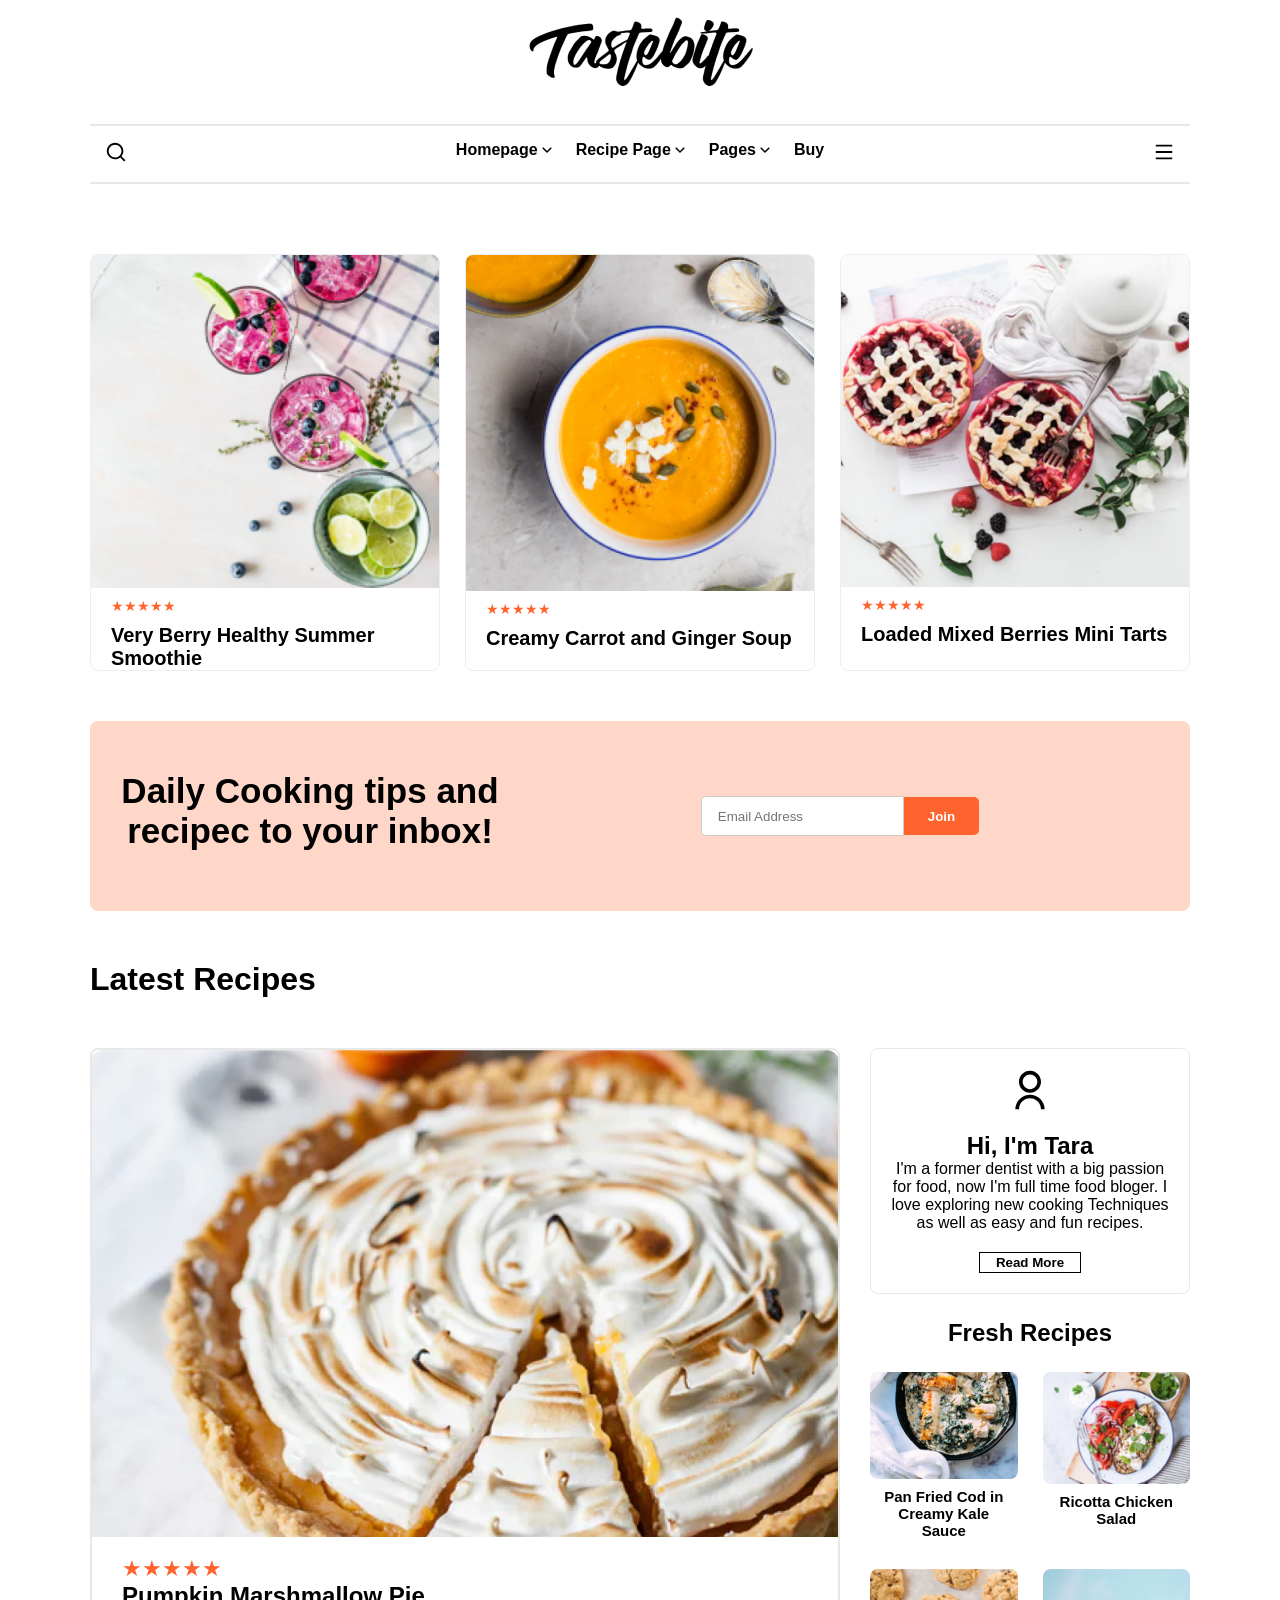
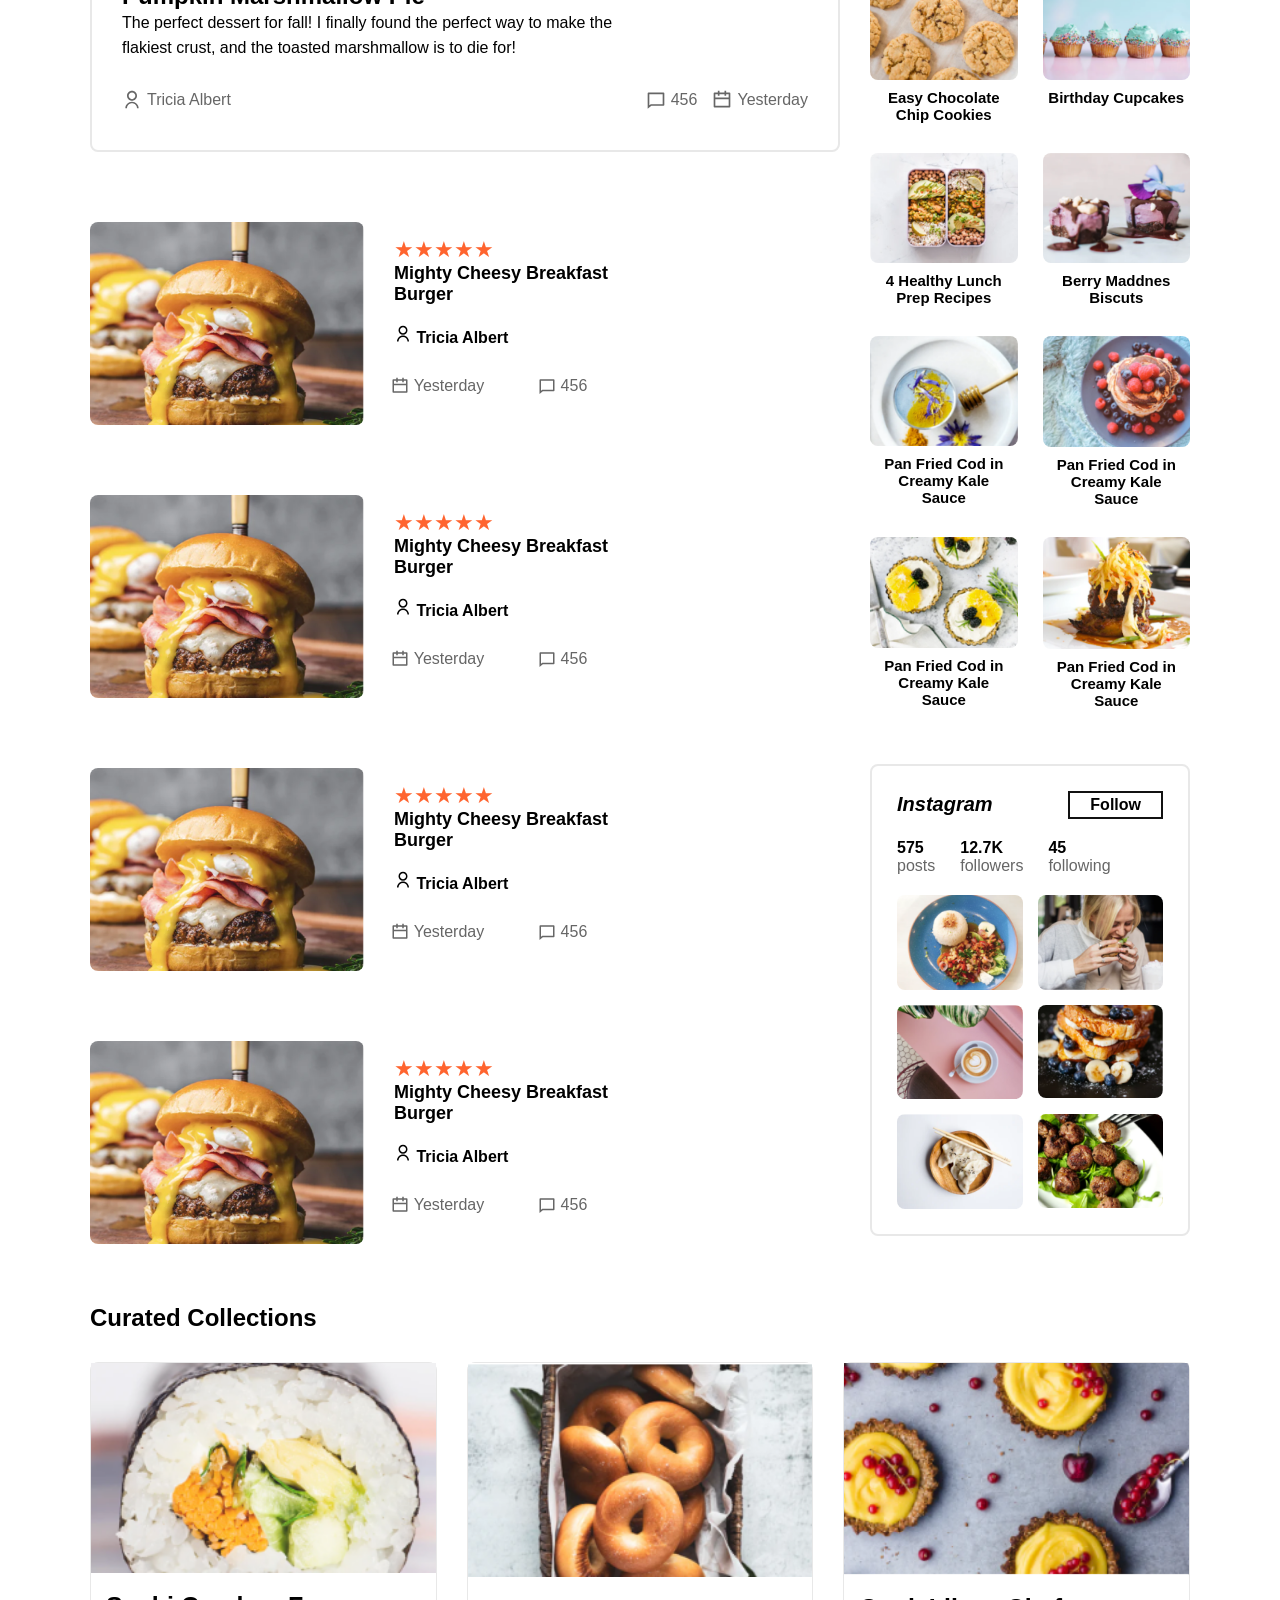
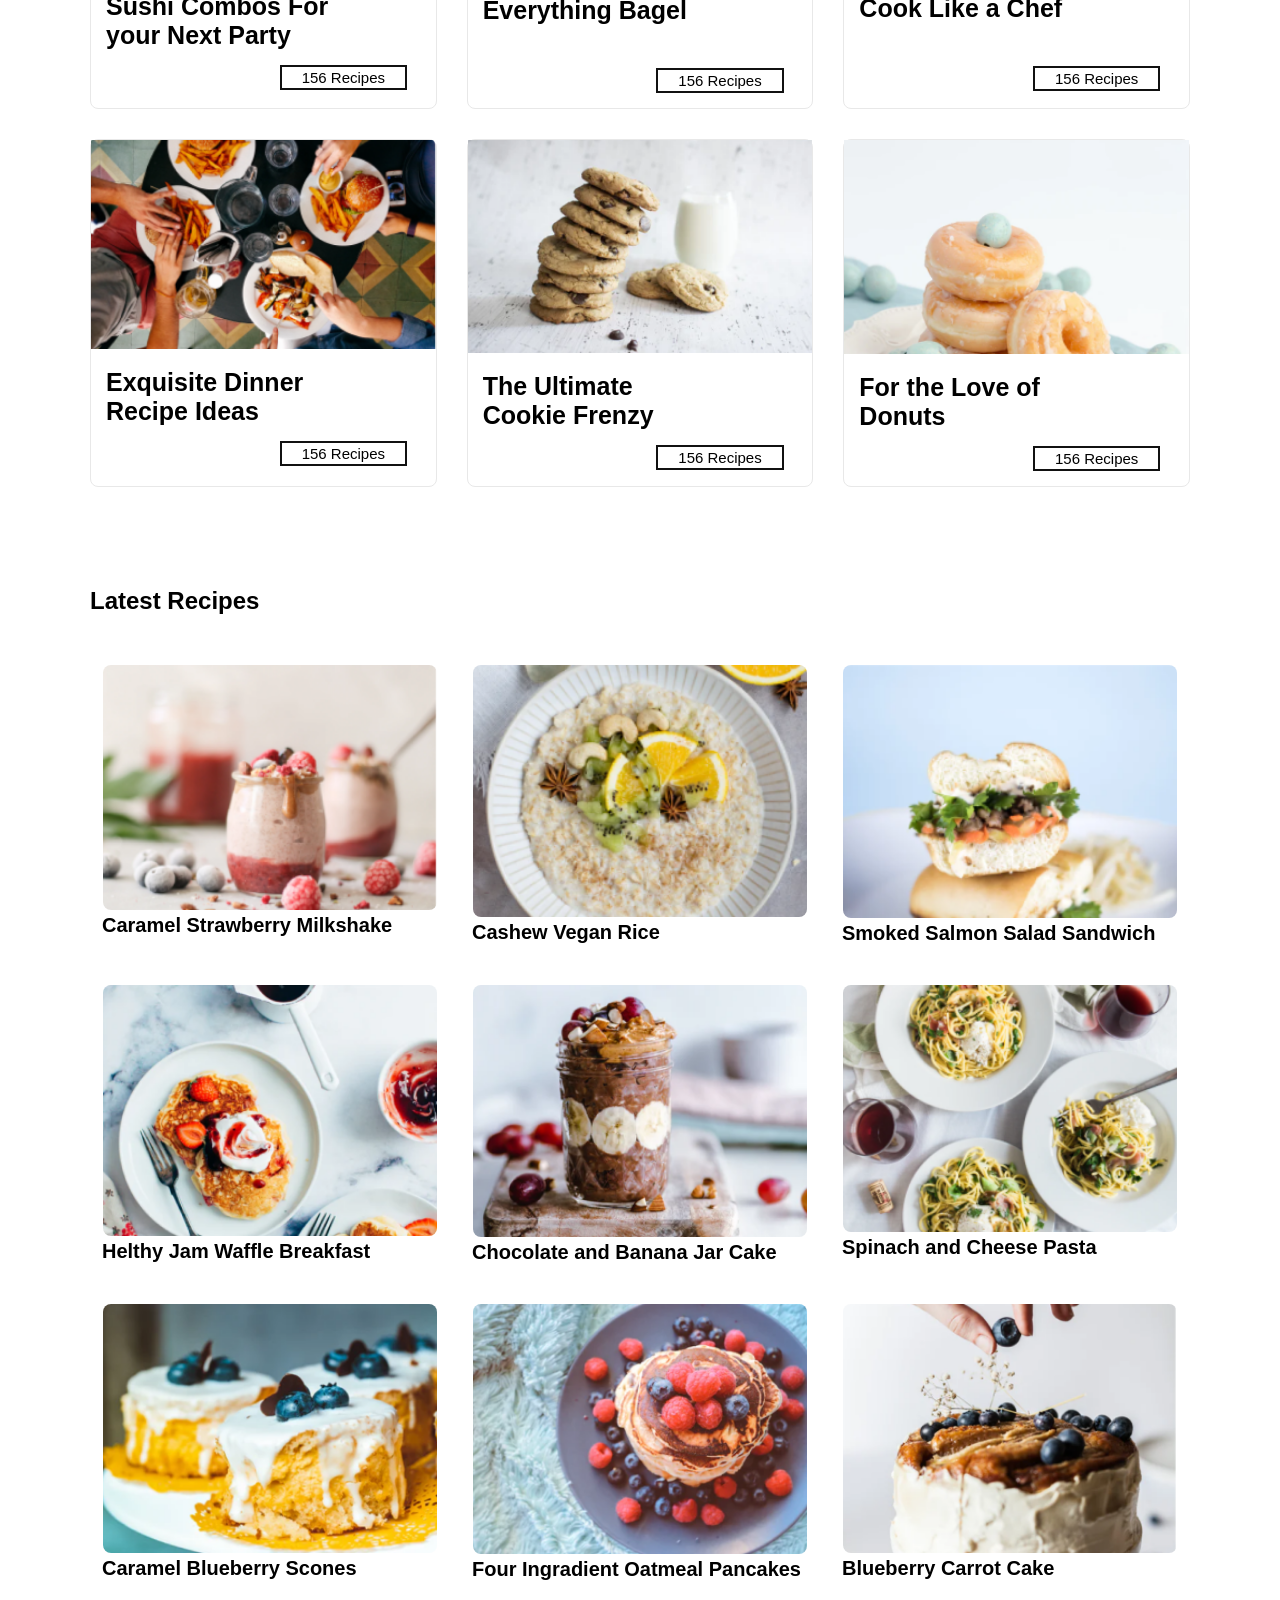
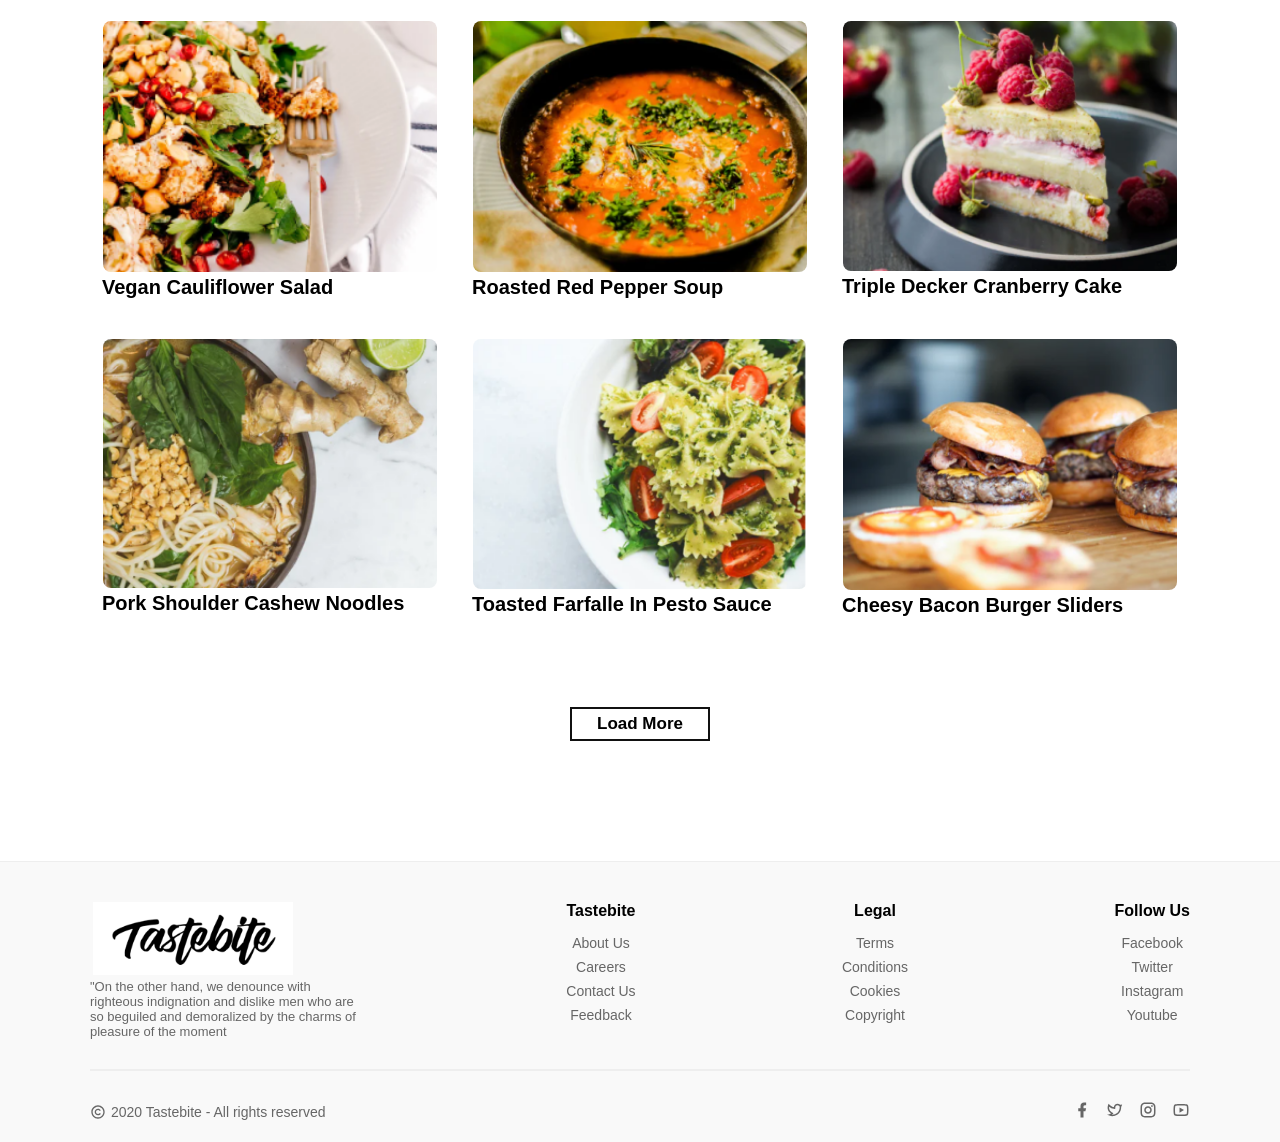
<file: pages/homepage02.html>
<!DOCTYPE html>
<html lang="en">

<head>
    <meta charset="UTF-8">
    <meta name="viewport" content="width=device-width, initial-scale=1.0">
    <title>Document</title>
    <link rel="stylesheet" href="../styles/homepage02.css">
</head>

<body>

    <nav class="navbar container">
        <a href="#">
            <img src="../assets/img/logo.png" alt="logo">
        </a>
    </nav>
    
    <!-- Main pages -->
    <section class="main-pg container">
        <div class="search-svg">
            <svg xmlns="http://www.w3.org/2000/svg" viewBox="0 0 24 24" width="22" height="22" fill="currentColor"><path d="M18.031 16.6168L22.3137 20.8995L20.8995 22.3137L16.6168 18.031C15.0769 19.263 13.124 20 11 20C6.032 20 2 15.968 2 11C2 6.032 6.032 2 11 2C15.968 2 20 6.032 20 11C20 13.124 19.263 15.0769 18.031 16.6168ZM16.0247 15.8748C17.2475 14.6146 18 12.8956 18 11C18 7.1325 14.8675 4 11 4C7.1325 4 4 7.1325 4 11C4 14.8675 7.1325 18 11 18C12.8956 18 14.6146 17.2475 15.8748 16.0247L16.0247 15.8748Z"></path></svg>
        </div>
        <div class="main-menu">
            <ul>
                <li>
                    <a href="#">
                        Homepage
                        <svg xmlns="http://www.w3.org/2000/svg" viewBox="0 0 24 24" width="18" height="18" fill="currentColor"><path d="M11.9999 13.1714L16.9497 8.22168L18.3639 9.63589L11.9999 15.9999L5.63599 9.63589L7.0502 8.22168L11.9999 13.1714Z"></path></svg>
                    </a>
                </li>
                <li>
                    <a href="#">
                        Recipe Page
                        <svg xmlns="http://www.w3.org/2000/svg" viewBox="0 0 24 24" width="18" height="18" fill="currentColor"><path d="M11.9999 13.1714L16.9497 8.22168L18.3639 9.63589L11.9999 15.9999L5.63599 9.63589L7.0502 8.22168L11.9999 13.1714Z"></path></svg>
                    </a>
                </li>
                <li>
                    <a href="#">
                        Pages
                        <svg xmlns="http://www.w3.org/2000/svg" viewBox="0 0 24 24" width="18" height="18" fill="currentColor"><path d="M11.9999 13.1714L16.9497 8.22168L18.3639 9.63589L11.9999 15.9999L5.63599 9.63589L7.0502 8.22168L11.9999 13.1714Z"></path></svg>
                    </a>
                </li>
                <li>
                    <a href="#">
                        Buy
                    </a>
                </li>
            </ul>
        </div>
        <div class="menu-svg">
            <svg xmlns="http://www.w3.org/2000/svg" viewBox="0 0 24 24" width="22" height="22" fill="currentColor"><path d="M3 4H21V6H3V4ZM3 11H21V13H3V11ZM3 18H21V20H3V18Z"></path></svg>
        </div>
    </section>

    <!-- 3rd cards -->
    <section class="rd-cards container">
        <div class="cards">
            <div class="card">
                <img src="../assets/img/summersmoothie.png" alt="smoothie">
                <div class="rating">★★★★★</div>
                <div class="card-title">Very Berry Healthy Summer Smoothie</div>
            </div>
            <div class="card">
                <img src="../assets/img/gingersoup.png" alt="smoothie">
                <div class="rating">★★★★★</div>
                <div class="card-title">Creamy Carrot and Ginger Soup</div>
            </div>
            <div class="card">
                <img src="../assets/img/minitoarts.png" alt="smoothie">
                <div class="rating">★★★★★</div>
                <div class="card-title">Loaded Mixed Berries Mini Tarts</div>
            </div>
        </div>
    </section>

    <!-- inbox section -->
    <section class="newsletter container">
      <h2>Daily Cooking tips and recipec to your inbox!</h2>
      <form class="newsletter-form" onsubmit="event.preventDefault();">
        <input type="email" placeholder="Email Address">
        <button type="submit">Join</button>
      </form>
    </section>

    <!-- Latest recipes -->
    <h1 class="recipes container">Latest Recipes</h1>
    <section class="latest container">
        <div class="left-content">
            <div class="pumpkin">
                <div class="pumpkin-element">
                    <img src="../assets/img/pumpkin.png" alt="pumpkin">
                    <div class="stars">★★★★★</div>
                    <h2>Pumpkin Marshmallow Pie</h2>
                    <p>The perfect dessert for fall! I finally found the perfect way to make the flakiest crust, and the toasted marshmallow is to die for!</p>
                </div>
                <div class="pumpkin-bottom">
                    <div class="pumpkin-left-element">
                        <svg xmlns="http://www.w3.org/2000/svg" viewBox="0 0 24 24" width="20" height="20" fill="currentColor"><path d="M4 22C4 17.5817 7.58172 14 12 14C16.4183 14 20 17.5817 20 22H18C18 18.6863 15.3137 16 12 16C8.68629 16 6 18.6863 6 22H4ZM12 13C8.685 13 6 10.315 6 7C6 3.685 8.685 1 12 1C15.315 1 18 3.685 18 7C18 10.315 15.315 13 12 13ZM12 11C14.21 11 16 9.21 16 7C16 4.79 14.21 3 12 3C9.79 3 8 4.79 8 7C8 9.21 9.79 11 12 11Z"></path></svg>
                        <span>Tricia Albert</span>
                    </div>
                    <div class="pumpkin-right-element">
                        <div class="pumpkin-right-element1">
                            <svg xmlns="http://www.w3.org/2000/svg" viewBox="0 0 24 24" width="20" height="20" fill="currentColor"><path d="M5.76282 17H20V5H4V18.3851L5.76282 17ZM6.45455 19L2 22.5V4C2 3.44772 2.44772 3 3 3H21C21.5523 3 22 3.44772 22 4V18C22 18.5523 21.5523 19 21 19H6.45455Z"></path></svg>
                            <span>456</span>
                        </div>
                        <div class="pumpkin-right-element2">
                            <svg xmlns="http://www.w3.org/2000/svg" viewBox="0 0 24 24" width="20" height="20" fill="currentColor"><path d="M9 1V3H15V1H17V3H21C21.5523 3 22 3.44772 22 4V20C22 20.5523 21.5523 21 21 21H3C2.44772 21 2 20.5523 2 20V4C2 3.44772 2.44772 3 3 3H7V1H9ZM20 11H4V19H20V11ZM7 5H4V9H20V5H17V7H15V5H9V7H7V5Z"></path></svg>
                            <span>Yesterday</span>
                        </div>
                    </div>
                </div>
            </div>
            <div class="mchbb">
                <img src="../assets/img/mchbb.png" alt="burger">
                <div class="mchbb-element">
                    <div class="stars">★★★★★</div>
                    <p>Mighty Cheesy Breakfast Burger</p>
                    <div class="mchbb-acc">
                        <svg xmlns="http://www.w3.org/2000/svg" viewBox="0 0 24 24" width="18" height="18" fill="currentColor"><path d="M4 22C4 17.5817 7.58172 14 12 14C16.4183 14 20 17.5817 20 22H18C18 18.6863 15.3137 16 12 16C8.68629 16 6 18.6863 6 22H4ZM12 13C8.685 13 6 10.315 6 7C6 3.685 8.685 1 12 1C15.315 1 18 3.685 18 7C18 10.315 15.315 13 12 13ZM12 11C14.21 11 16 9.21 16 7C16 4.79 14.21 3 12 3C9.79 3 8 4.79 8 7C8 9.21 9.79 11 12 11Z"></path></svg>
                        <span>Tricia Albert</span>
                    </div>
                    <div class="mchbb-info">
                        <div class="info-date">
                            <svg xmlns="http://www.w3.org/2000/svg" viewBox="0 0 24 24" width="18" height="18" fill="currentColor"><path d="M9 1V3H15V1H17V3H21C21.5523 3 22 3.44772 22 4V20C22 20.5523 21.5523 21 21 21H3C2.44772 21 2 20.5523 2 20V4C2 3.44772 2.44772 3 3 3H7V1H9ZM20 11H4V19H20V11ZM7 5H4V9H20V5H17V7H15V5H9V7H7V5Z"></path></svg>
                            <span>Yesterday</span>
                        </div>
                        <div class="info-comment">
                            <svg xmlns="http://www.w3.org/2000/svg" viewBox="0 0 24 24" width="18" height="18" fill="currentColor"><path d="M5.76282 17H20V5H4V18.3851L5.76282 17ZM6.45455 19L2 22.5V4C2 3.44772 2.44772 3 3 3H21C21.5523 3 22 3.44772 22 4V18C22 18.5523 21.5523 19 21 19H6.45455Z"></path></svg>
                            <span>456</span>
                        </div>
                    </div>
                </div>
            </div>
            <div class="mchbb">
                <img src="../assets/img/mchbb.png" alt="burger">
                <div class="mchbb-element">
                    <div class="stars">★★★★★</div>
                    <p>Mighty Cheesy Breakfast Burger</p>
                    <div class="mchbb-acc">
                        <svg xmlns="http://www.w3.org/2000/svg" viewBox="0 0 24 24" width="18" height="18" fill="currentColor"><path d="M4 22C4 17.5817 7.58172 14 12 14C16.4183 14 20 17.5817 20 22H18C18 18.6863 15.3137 16 12 16C8.68629 16 6 18.6863 6 22H4ZM12 13C8.685 13 6 10.315 6 7C6 3.685 8.685 1 12 1C15.315 1 18 3.685 18 7C18 10.315 15.315 13 12 13ZM12 11C14.21 11 16 9.21 16 7C16 4.79 14.21 3 12 3C9.79 3 8 4.79 8 7C8 9.21 9.79 11 12 11Z"></path></svg>
                        <span>Tricia Albert</span>
                    </div>
                    <div class="mchbb-info">
                        <div class="info-date">
                            <svg xmlns="http://www.w3.org/2000/svg" viewBox="0 0 24 24" width="18" height="18" fill="currentColor"><path d="M9 1V3H15V1H17V3H21C21.5523 3 22 3.44772 22 4V20C22 20.5523 21.5523 21 21 21H3C2.44772 21 2 20.5523 2 20V4C2 3.44772 2.44772 3 3 3H7V1H9ZM20 11H4V19H20V11ZM7 5H4V9H20V5H17V7H15V5H9V7H7V5Z"></path></svg>
                            <span>Yesterday</span>
                        </div>
                        <div class="info-comment">
                            <svg xmlns="http://www.w3.org/2000/svg" viewBox="0 0 24 24" width="18" height="18" fill="currentColor"><path d="M5.76282 17H20V5H4V18.3851L5.76282 17ZM6.45455 19L2 22.5V4C2 3.44772 2.44772 3 3 3H21C21.5523 3 22 3.44772 22 4V18C22 18.5523 21.5523 19 21 19H6.45455Z"></path></svg>
                            <span>456</span>
                        </div>
                    </div>
                </div>
            </div>
            <div class="mchbb">
                <img src="../assets/img/mchbb.png" alt="burger">
                <div class="mchbb-element">
                    <div class="stars">★★★★★</div>
                    <p>Mighty Cheesy Breakfast Burger</p>
                    <div class="mchbb-acc">
                        <svg xmlns="http://www.w3.org/2000/svg" viewBox="0 0 24 24" width="18" height="18" fill="currentColor"><path d="M4 22C4 17.5817 7.58172 14 12 14C16.4183 14 20 17.5817 20 22H18C18 18.6863 15.3137 16 12 16C8.68629 16 6 18.6863 6 22H4ZM12 13C8.685 13 6 10.315 6 7C6 3.685 8.685 1 12 1C15.315 1 18 3.685 18 7C18 10.315 15.315 13 12 13ZM12 11C14.21 11 16 9.21 16 7C16 4.79 14.21 3 12 3C9.79 3 8 4.79 8 7C8 9.21 9.79 11 12 11Z"></path></svg>
                        <span>Tricia Albert</span>
                    </div>
                    <div class="mchbb-info">
                        <div class="info-date">
                            <svg xmlns="http://www.w3.org/2000/svg" viewBox="0 0 24 24" width="18" height="18" fill="currentColor"><path d="M9 1V3H15V1H17V3H21C21.5523 3 22 3.44772 22 4V20C22 20.5523 21.5523 21 21 21H3C2.44772 21 2 20.5523 2 20V4C2 3.44772 2.44772 3 3 3H7V1H9ZM20 11H4V19H20V11ZM7 5H4V9H20V5H17V7H15V5H9V7H7V5Z"></path></svg>
                            <span>Yesterday</span>
                        </div>
                        <div class="info-comment">
                            <svg xmlns="http://www.w3.org/2000/svg" viewBox="0 0 24 24" width="18" height="18" fill="currentColor"><path d="M5.76282 17H20V5H4V18.3851L5.76282 17ZM6.45455 19L2 22.5V4C2 3.44772 2.44772 3 3 3H21C21.5523 3 22 3.44772 22 4V18C22 18.5523 21.5523 19 21 19H6.45455Z"></path></svg>
                            <span>456</span>
                        </div>
                    </div>
                </div>
            </div>
            <div class="mchbb">
                <img src="../assets/img/mchbb.png" alt="burger">
                <div class="mchbb-element">
                    <div class="stars">★★★★★</div>
                    <p>Mighty Cheesy Breakfast Burger</p>
                    <div class="mchbb-acc">
                        <svg xmlns="http://www.w3.org/2000/svg" viewBox="0 0 24 24" width="18" height="18" fill="currentColor"><path d="M4 22C4 17.5817 7.58172 14 12 14C16.4183 14 20 17.5817 20 22H18C18 18.6863 15.3137 16 12 16C8.68629 16 6 18.6863 6 22H4ZM12 13C8.685 13 6 10.315 6 7C6 3.685 8.685 1 12 1C15.315 1 18 3.685 18 7C18 10.315 15.315 13 12 13ZM12 11C14.21 11 16 9.21 16 7C16 4.79 14.21 3 12 3C9.79 3 8 4.79 8 7C8 9.21 9.79 11 12 11Z"></path></svg>
                        <span>Tricia Albert</span>
                    </div>
                    <div class="mchbb-info">
                        <div class="info-date">
                            <svg xmlns="http://www.w3.org/2000/svg" viewBox="0 0 24 24" width="18" height="18" fill="currentColor"><path d="M9 1V3H15V1H17V3H21C21.5523 3 22 3.44772 22 4V20C22 20.5523 21.5523 21 21 21H3C2.44772 21 2 20.5523 2 20V4C2 3.44772 2.44772 3 3 3H7V1H9ZM20 11H4V19H20V11ZM7 5H4V9H20V5H17V7H15V5H9V7H7V5Z"></path></svg>
                            <span>Yesterday</span>
                        </div>
                        <div class="info-comment">
                            <svg xmlns="http://www.w3.org/2000/svg" viewBox="0 0 24 24" width="18" height="18" fill="currentColor"><path d="M5.76282 17H20V5H4V18.3851L5.76282 17ZM6.45455 19L2 22.5V4C2 3.44772 2.44772 3 3 3H21C21.5523 3 22 3.44772 22 4V18C22 18.5523 21.5523 19 21 19H6.45455Z"></path></svg>
                            <span>456</span>
                        </div>
                    </div>
                </div>
            </div>
        </div>
        <div class="right-content">
            <div class="tara">
                <svg xmlns="http://www.w3.org/2000/svg" viewBox="0 0 24 24" width="44" height="44" fill="currentColor"><path d="M4 22C4 17.5817 7.58172 14 12 14C16.4183 14 20 17.5817 20 22H18C18 18.6863 15.3137 16 12 16C8.68629 16 6 18.6863 6 22H4ZM12 13C8.685 13 6 10.315 6 7C6 3.685 8.685 1 12 1C15.315 1 18 3.685 18 7C18 10.315 15.315 13 12 13ZM12 11C14.21 11 16 9.21 16 7C16 4.79 14.21 3 12 3C9.79 3 8 4.79 8 7C8 9.21 9.79 11 12 11Z"></path></svg>
                <h2>Hi, I'm Tara</h2>
                <p>I'm a former dentist with a big passion for food, now I'm full time food bloger. I love exploring new cooking Techniques as well as easy and fun recipes.</p>
                <button>Read More</button>
            </div>
            <div class="fresh">
                <h2>Fresh Recipes</h2>
                <div class="fresh-imgs">
                    <div class="fresh-img">
                        <img src="../assets/img/kalesauce.png" alt="kalesauce">
                        <p>Pan Fried Cod in Creamy Kale Sauce</p>
                    </div>
                    <div class="fresh-img">
                        <img src="../assets/img/chicken-salad.png" alt="kalesauce">
                        <p>Ricotta Chicken Salad</p>
                    </div>
                    <div class="fresh-img">
                        <img src="../assets/img/chip-cookies.png" alt="kalesauce">
                        <p>Easy Chocolate Chip Cookies</p>
                    </div>
                    <div class="fresh-img">
                        <img src="../assets/img/birthday-cupcakes.png" alt="kalesauce">
                        <p>Birthday Cupcakes</p>
                    </div>
                    <div class="fresh-img">
                        <img src="../assets/img/lunchprep.png" alt="kalesauce">
                        <p>4 Healthy Lunch Prep Recipes</p>
                    </div>
                    <div class="fresh-img">
                        <img src="../assets/img/maddnes-biscuts.png" alt="kalesauce">
                        <p>Berry Maddnes Biscuts</p>
                    </div>
                    <div class="fresh-img">
                        <img src="../assets/img/tumeric-lavendar.png" alt="kalesauce">
                        <p>Pan Fried Cod in Creamy Kale Sauce</p>
                    </div>
                    <div class="fresh-img">
                        <img src="../assets/img/oatmeal-pancakes.png" alt="kalesauce">
                        <p>Pan Fried Cod in Creamy Kale Sauce</p>
                    </div>
                    <div class="fresh-img">
                        <img src="../assets/img/curd-tartlets.png" alt="kalesauce">
                        <p>Pan Fried Cod in Creamy Kale Sauce</p>
                    </div>
                    <div class="fresh-img">
                        <img src="../assets/img/almond-sauce.png" alt="kalesauce">
                        <p>Pan Fried Cod in Creamy Kale Sauce</p>
                    </div>
                </div>
            </div>
            <div class="insta-acc">
                <div class="acc-nav">
                    <i>Instagram</i>
                    <button>Follow</button>
                </div>
                <div class="insta-info">
                    <div class="posts insta">
                        <p>575</p>
                        <span>posts</span>
                    </div>
                    <div class="followers insta">
                        <p>12.7K</p>
                        <span>followers</span>
                    </div>
                    <div class="following insta">
                        <p>45</p>
                        <span>following</span>
                    </div>
                </div>
                <div class="posting">
                    <img src="../assets/img/posts1.png" alt="posting">
                    <img src="../assets/img/posts2.png" alt="posting">
                    <img src="../assets/img/posts3.png" alt="posting">
                    <img src="../assets/img/posts4.png" alt="posting">
                    <img src="../assets/img/posts5.png" alt="posting">
                    <img src="../assets/img/posts6.png" alt="posting">
                </div>
            </div>
        </div>
    </section>

    <!-- Curated Collections -->
    <section class="container section5">
        <h1 class="curated">Curated Collections</h1>
        <div class="collection-elements">
            <div class="c-element">
                <img src="../assets/img/next-party.png" alt="Sushi">
                <p>Sushi Combos For your Next Party</p>
                <button class="btns">156 Recipes</button>
            </div>
            <div class="c-element">
                <img src="../assets/img/e-bagel.png" alt="e-bagel">
                <p>Everything Bagel</p>
                <button class="btn2">156 Recipes</button>
            </div>
            <div class="c-element">
                <img src="../assets/img/cook-like.png" alt="Cook">
                <p>Cook Like a Chef</p>
                <button class="btn3">156 Recipes</button>
            </div>
            <div class="c-element">
                <img src="../assets/img/dinner-ideas.png" alt="dinner">
                <p>Exquisite Dinner Recipe Ideas</p>
                <button class="btns">156 Recipes</button>
            </div>
            <div class="c-element">
                <img src="../assets/img/cookie-frenzy.png" alt="frenzy">
                <p>The Ultimate Cookie Frenzy</p>
                <button class="btns">156 Recipes</button>
            </div>
            <div class="c-element">
                <img src="../assets/img/fld.png" alt="fld">
                <p>For the Love of Donuts</p>
                <button class="btns">156 Recipes</button>
            </div>
        </div>
    </section>

    <!-- Latest Recipes -->
    <section class="container section6">
        <h1 class="larec">Latest Recipes</h1>
        <div class="section6-imgs">
            <div class="s-img">
                <img src="../assets/img/caramel-milkshake.png" alt="milkshake">
                <p>Caramel Strawberry Milkshake</p>
            </div>
            <div class="s-img">
                <img src="../assets/img/cashew-rice.png" alt="milkshake">
                <p>Cashew Vegan Rice</p>
            </div>
            <div class="s-img">
                <img src="../assets/img/salad-sandwich.png" alt="milkshake">
                <p>Smoked Salmon Salad Sandwich</p>
            </div>
            <div class="s-img">
                <img src="../assets/img/waffle-breakfast.png" alt="milkshake">
                <p>Helthy Jam Waffle Breakfast</p>
            </div>
            <div class="s-img">
                <img src="../assets/img/banana-jar-cake.png" alt="milkshake">
                <p>Chocolate and Banana Jar Cake</p>
            </div>
            <div class="s-img">
                <img src="../assets/img/cheese-pasta.png" alt="milkshake">
                <p>Spinach and Cheese Pasta</p>
            </div>
            <div class="s-img">
                <img src="../assets/img/blueberry-scones.png" alt="milkshake">
                <p>Caramel Blueberry Scones</p>
            </div>
            <div class="s-img">
                <img src="../assets/img/four-ingradient-pancakes.png" alt="milkshake">
                <p>Four Ingradient Oatmeal Pancakes</p>
            </div>
            <div class="s-img">
                <img src="../assets/img/blueberry-carrot-cake.png" alt="milkshake">
                <p>Blueberry Carrot Cake</p>
            </div>
            <div class="s-img">
                <img src="../assets/img/cauliflower-salad.png" alt="milkshake">
                <p>Vegan Cauliflower Salad</p>
            </div>
            <div class="s-img">
                <img src="../assets/img/red-pepper-soup.png" alt="milkshake">
                <p>Roasted Red Pepper Soup</p>
            </div>
            <div class="s-img">
                <img src="../assets/img/decker-cake.png" alt="milkshake">
                <p>Triple Decker Cranberry Cake</p>
            </div>
            <div class="s-img">
                <img src="../assets/img/pork-shoulder.png" alt="milkshake">
                <p>Pork Shoulder Cashew Noodles</p>
            </div>
            <div class="s-img">
                <img src="../assets/img/pesto-salad.png" alt="milkshake">
                <p>Toasted Farfalle In Pesto Sauce</p>
            </div>
            <div class="s-img">
                <img src="../assets/img/bacon-burger.png" alt="milkshake">
                <p>Cheesy Bacon Burger Sliders</p>
            </div>
        </div>
        <button class="section6-btns">Load More</button>
    </section>

    <!-- Footer -->
    <footer>
    <div class="container footer-content">
      <div class="footer-texts">
        <div class="footer-col">
          <a href="#">
              <img class="logo" src="../assets/img/logo.png" alt="logo">
          </a>
          <!-- <div class="logo" style="margin-bottom: 10px;"><a href="#">Tastebite</a></div> -->
          <p style="font-size: 13px; color: var(--color-666); max-width: 270px;">
            "On the other hand, we denounce with righteous indignation and dislike men who are so beguiled and demoralized by the charms of pleasure of the moment
          </p>
        </div>
        <div class="footer-col">
          <h4>Tastebite</h4>
          <ul>
            <li><a href="#">About Us</a></li>
            <li><a href="#">Careers</a></li>
            <li><a href="#">Contact Us</a></li>
            <li><a href="#">Feedback</a></li>
          </ul>
        </div>
        <div class="footer-col">
          <h4>Legal</h4>
          <ul>
            <li><a href="#">Terms</a></li>
            <li><a href="#">Conditions</a></li>
            <li><a href="#">Cookies</a></li>
            <li><a href="#">Copyright</a></li>
          </ul>
        </div>
        <div class="footer-col">
          <h4>Follow Us</h4>
          <ul>
            <li><a href="#">Facebook</a></li>
            <li><a href="#">Twitter</a></li>
            <li><a href="#">Instagram</a></li>
            <li><a href="#">Youtube</a></li>
          </ul>
        </div>
      </div>
      <div class="footer-bottom footer-content">
        <div class="footer-tastebite">
          <svg xmlns="http://www.w3.org/2000/svg" viewBox="0 0 24 24" width="16" height="16" fill="currentColor"><path d="M16.2877 9.42773C15.413 7.97351 13.8195 7 12 7 9.23999 7 7 9.23999 7 12 7 14.76 9.23999 17 12 17 13.8195 17 15.413 16.0265 16.2877 14.5723L14.5729 13.5442C14.0483 14.4166 13.0927 15 12 15 10.3425 15 9 13.6575 9 12 9 10.3425 10.3425 9 12 9 13.093 9 14.0491 9.58386 14.5735 10.4568L16.2877 9.42773ZM22 12C22 6.47998 17.52 2 12 2 6.47998 2 2 6.47998 2 12 2 17.52 6.47998 22 12 22 17.52 22 22 17.52 22 12ZM4 12C4 7.57996 7.57996 4 12 4 16.42 4 20 7.57996 20 12 20 16.42 16.42 20 12 20 7.57996 20 4 16.42 4 12Z"></path></svg>
          2020 Tastebite - All rights reserved
        </div>
        <div class="footer-links">
          <a href="#">
            <svg xmlns="http://www.w3.org/2000/svg" viewBox="0 0 24 24" width="18" height="18" fill="currentColor"><path d="M14 13.5H16.5L17.5 9.5H14V7.5C14 6.47062 14 5.5 16 5.5H17.5V2.1401C17.1743 2.09685 15.943 2 14.6429 2C11.9284 2 10 3.65686 10 6.69971V9.5H7V13.5H10V22H14V13.5Z"></path></svg>
          </a>
          <a href="#">
            <svg xmlns="http://www.w3.org/2000/svg" viewBox="0 0 24 24" width="18" height="18" fill="currentColor"><path d="M15.3499 5.55005C13.7681 5.55005 12.4786 6.81809 12.4504 8.39658L12.4223 9.97162C12.4164 10.3029 12.143 10.5667 11.8117 10.5608C11.7881 10.5604 11.7646 10.5586 11.7413 10.5554L10.1805 10.3426C8.12699 10.0625 6.15883 9.11736 4.27072 7.54411C3.67275 10.8538 4.84 13.1472 7.65342 14.916L9.40041 16.0142C9.68095 16.1906 9.7654 16.561 9.58903 16.8415C9.54861 16.9058 9.49636 16.9619 9.43504 17.0067L7.84338 18.1696C8.78973 18.229 9.68938 18.1875 10.435 18.0387C15.1526 17.0973 18.2897 13.547 18.2897 7.69109C18.2897 7.213 17.2774 5.55005 15.3499 5.55005ZM10.4507 8.3609C10.4983 5.69584 12.6735 3.55005 15.3499 3.55005C16.7132 3.55005 17.9465 4.10683 18.8348 5.0054C19.5462 5.00005 20.1514 5.17991 21.5035 4.35967C21.1693 6.00005 21.0034 6.71201 20.2897 7.69109C20.2897 15.3326 15.5926 19.0489 10.8264 20C7.5587 20.6522 2.80646 19.5815 1.44531 18.1587C2.13874 18.1054 4.95928 17.802 6.58895 16.6092C5.20994 15.6987 -0.278631 12.4681 3.32772 3.78642C5.02119 5.76307 6.73797 7.10855 8.47807 7.82286C9.63548 8.29798 9.91978 8.2885 10.4507 8.3609Z"></path></svg>
          </a>
          <a href="#">
            <svg xmlns="http://www.w3.org/2000/svg" viewBox="0 0 24 24" width="18" height="18" fill="currentColor"><path d="M12.001 9C10.3436 9 9.00098 10.3431 9.00098 12C9.00098 13.6573 10.3441 15 12.001 15C13.6583 15 15.001 13.6569 15.001 12C15.001 10.3427 13.6579 9 12.001 9ZM12.001 7C14.7614 7 17.001 9.2371 17.001 12C17.001 14.7605 14.7639 17 12.001 17C9.24051 17 7.00098 14.7629 7.00098 12C7.00098 9.23953 9.23808 7 12.001 7ZM18.501 6.74915C18.501 7.43926 17.9402 7.99917 17.251 7.99917C16.5609 7.99917 16.001 7.4384 16.001 6.74915C16.001 6.0599 16.5617 5.5 17.251 5.5C17.9393 5.49913 18.501 6.0599 18.501 6.74915ZM12.001 4C9.5265 4 9.12318 4.00655 7.97227 4.0578C7.18815 4.09461 6.66253 4.20007 6.17416 4.38967C5.74016 4.55799 5.42709 4.75898 5.09352 5.09255C4.75867 5.4274 4.55804 5.73963 4.3904 6.17383C4.20036 6.66332 4.09493 7.18811 4.05878 7.97115C4.00703 9.0752 4.00098 9.46105 4.00098 12C4.00098 14.4745 4.00753 14.8778 4.05877 16.0286C4.0956 16.8124 4.2012 17.3388 4.39034 17.826C4.5591 18.2606 4.7605 18.5744 5.09246 18.9064C5.42863 19.2421 5.74179 19.4434 6.17187 19.6094C6.66619 19.8005 7.19148 19.9061 7.97212 19.9422C9.07618 19.9939 9.46203 20 12.001 20C14.4755 20 14.8788 19.9934 16.0296 19.9422C16.8117 19.9055 17.3385 19.7996 17.827 19.6106C18.2604 19.4423 18.5752 19.2402 18.9074 18.9085C19.2436 18.5718 19.4445 18.2594 19.6107 17.8283C19.8013 17.3358 19.9071 16.8098 19.9432 16.0289C19.9949 14.9248 20.001 14.5389 20.001 12C20.001 9.52552 19.9944 9.12221 19.9432 7.97137C19.9064 7.18906 19.8005 6.66149 19.6113 6.17318C19.4434 5.74038 19.2417 5.42635 18.9084 5.09255C18.573 4.75715 18.2616 4.55693 17.8271 4.38942C17.338 4.19954 16.8124 4.09396 16.0298 4.05781C14.9258 4.00605 14.5399 4 12.001 4ZM12.001 2C14.7176 2 15.0568 2.01 16.1235 2.06C17.1876 2.10917 17.9135 2.2775 18.551 2.525C19.2101 2.77917 19.7668 3.1225 20.3226 3.67833C20.8776 4.23417 21.221 4.7925 21.476 5.45C21.7226 6.08667 21.891 6.81333 21.941 7.8775C21.9885 8.94417 22.001 9.28333 22.001 12C22.001 14.7167 21.991 15.0558 21.941 16.1225C21.8918 17.1867 21.7226 17.9125 21.476 18.55C21.2218 19.2092 20.8776 19.7658 20.3226 20.3217C19.7668 20.8767 19.2076 21.22 18.551 21.475C17.9135 21.7217 17.1876 21.89 16.1235 21.94C15.0568 21.9875 14.7176 22 12.001 22C9.28431 22 8.94514 21.99 7.87848 21.94C6.81431 21.8908 6.08931 21.7217 5.45098 21.475C4.79264 21.2208 4.23514 20.8767 3.67931 20.3217C3.12348 19.7658 2.78098 19.2067 2.52598 18.55C2.27848 17.9125 2.11098 17.1867 2.06098 16.1225C2.01348 15.0558 2.00098 14.7167 2.00098 12C2.00098 9.28333 2.01098 8.94417 2.06098 7.8775C2.11014 6.8125 2.27848 6.0875 2.52598 5.45C2.78014 4.79167 3.12348 4.23417 3.67931 3.67833C4.23514 3.1225 4.79348 2.78 5.45098 2.525C6.08848 2.2775 6.81348 2.11 7.87848 2.06C8.94514 2.0125 9.28431 2 12.001 2Z"></path></svg>
          </a>
          <a href="#">
            <svg xmlns="http://www.w3.org/2000/svg" viewBox="0 0 24 24" width="18" height="18" fill="currentColor"><path d="M19.6069 6.99482C19.5307 6.69695 19.3152 6.47221 19.0684 6.40288C18.6299 6.28062 16.501 6 12.001 6C7.50098 6 5.37252 6.28073 4.93225 6.40323C4.68776 6.47123 4.4723 6.69593 4.3951 6.99482C4.2863 7.41923 4.00098 9.19595 4.00098 12C4.00098 14.804 4.2863 16.5808 4.3954 17.0064C4.47126 17.3031 4.68676 17.5278 4.93251 17.5968C5.37252 17.7193 7.50098 18 12.001 18C16.501 18 18.6299 17.7194 19.0697 17.5968C19.3142 17.5288 19.5297 17.3041 19.6069 17.0052C19.7157 16.5808 20.001 14.8 20.001 12C20.001 9.2 19.7157 7.41923 19.6069 6.99482ZM21.5442 6.49818C22.001 8.28 22.001 12 22.001 12C22.001 12 22.001 15.72 21.5442 17.5018C21.2897 18.4873 20.547 19.2618 19.6056 19.5236C17.8971 20 12.001 20 12.001 20C12.001 20 6.10837 20 4.39637 19.5236C3.45146 19.2582 2.70879 18.4836 2.45774 17.5018C2.00098 15.72 2.00098 12 2.00098 12C2.00098 12 2.00098 8.28 2.45774 6.49818C2.71227 5.51273 3.45495 4.73818 4.39637 4.47636C6.10837 4 12.001 4 12.001 4C12.001 4 17.8971 4 19.6056 4.47636C20.5505 4.74182 21.2932 5.51636 21.5442 6.49818ZM10.001 15.5V8.5L16.001 12L10.001 15.5Z"></path></svg>
          </a>
        </div>
      </div>
    </div>
    </footer>

</body>

</html>
</file>
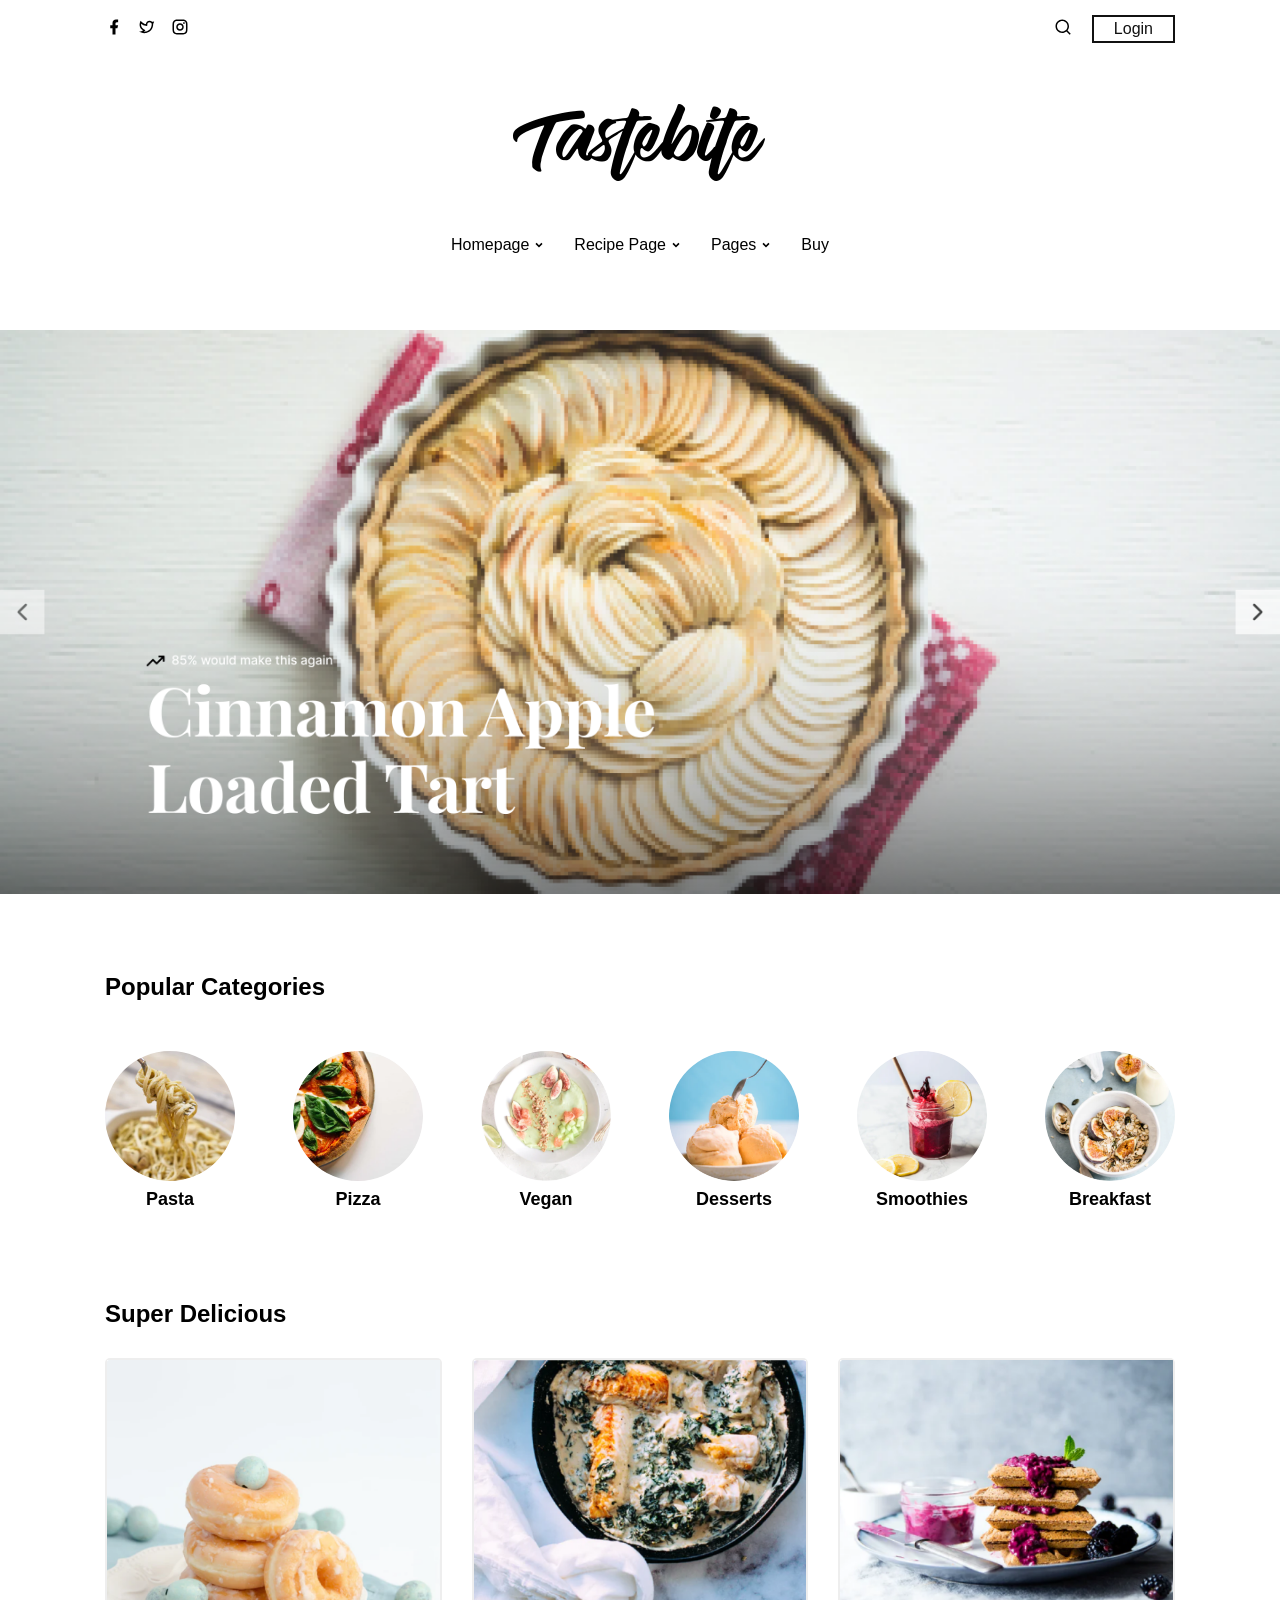
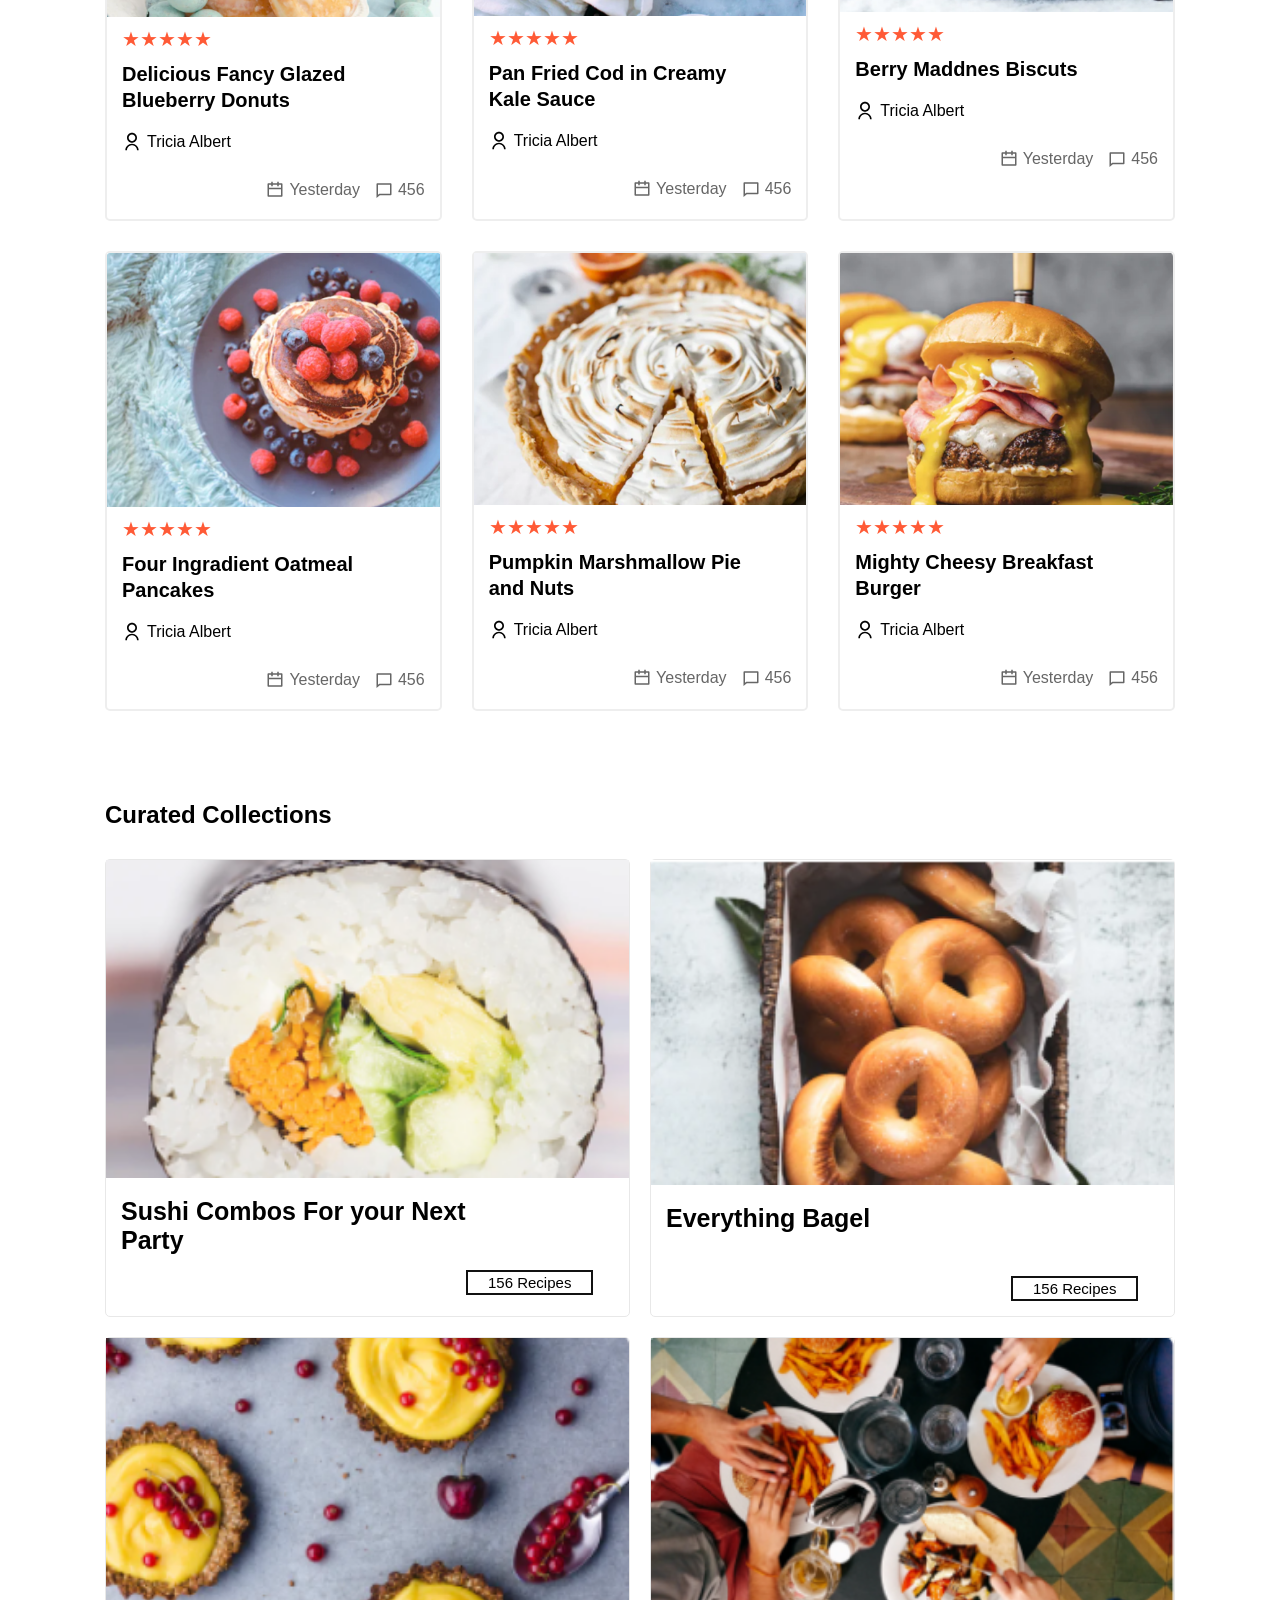
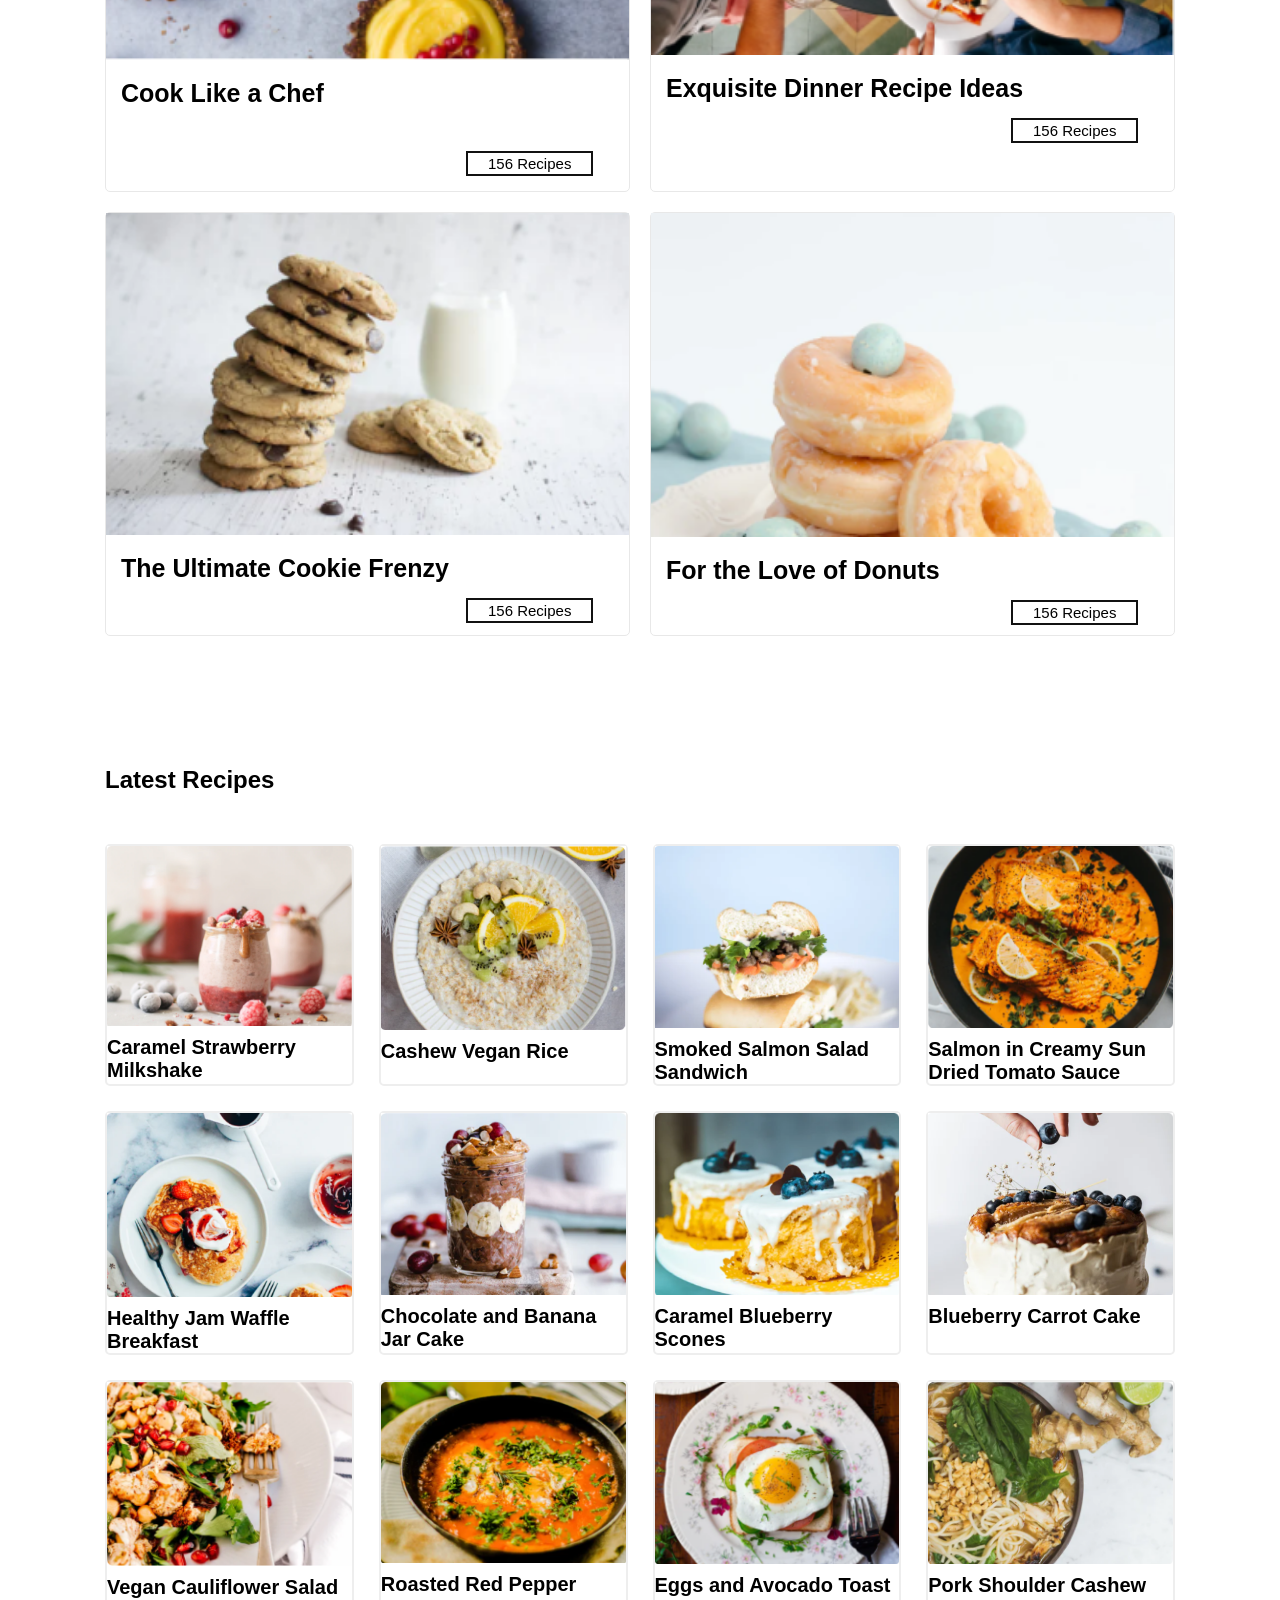
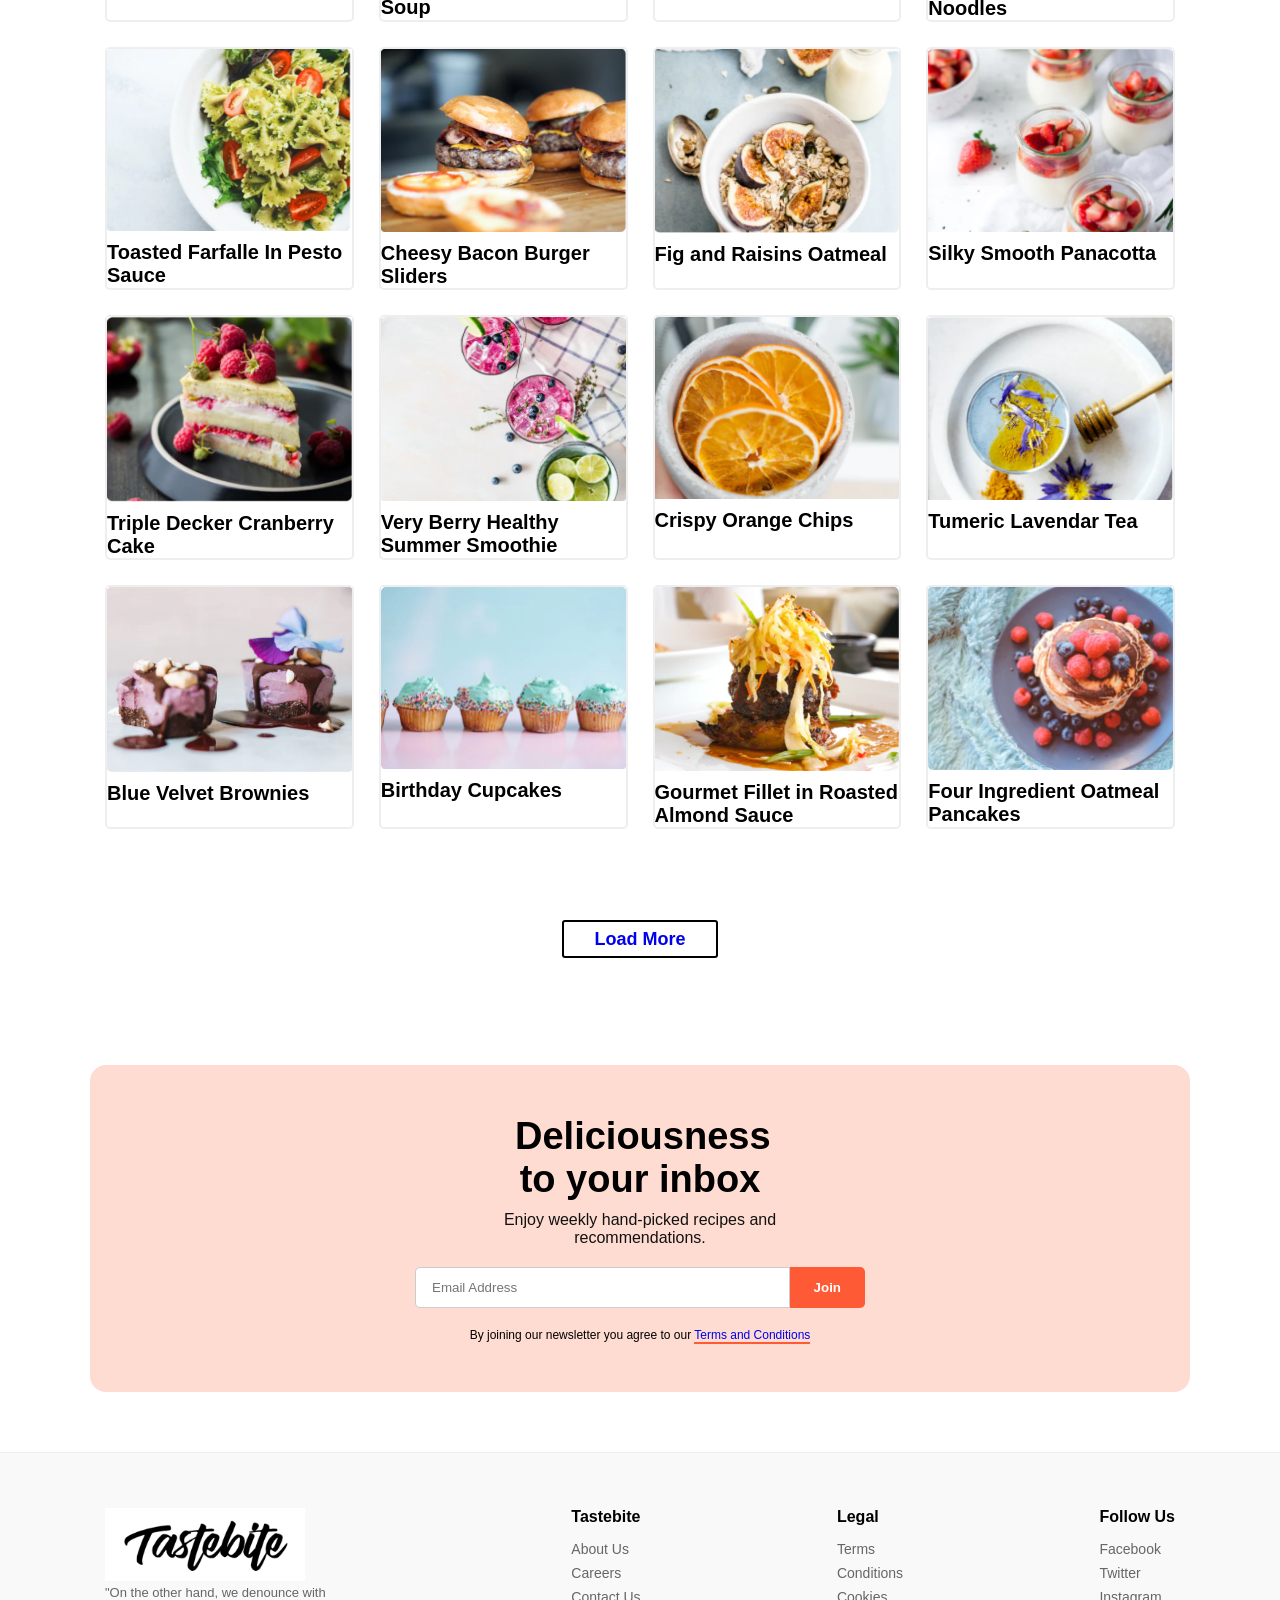
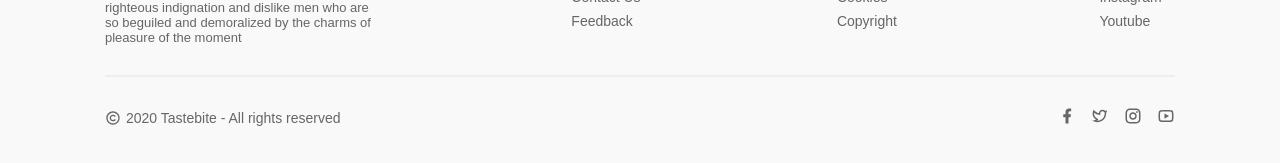
<file: pages/homepage03.html>
<!DOCTYPE html>
<html lang="en">

<head>
    <meta charset="UTF-8">
    <meta name="viewport" content="width=device-width, initial-scale=1.0">
    <title>Document</title>
    <link rel="stylesheet" href="../styles/homepage03.css">
</head>

<body>

    <nav class="navbar container">
        <div class="nav-left">
            <a href="#">
                <svg class="facebook" xmlns="http://www.w3.org/2000/svg" viewBox="0 0 24 24" width="18" height="18" fill="currentColor"><path d="M14 13.5H16.5L17.5 9.5H14V7.5C14 6.47062 14 5.5 16 5.5H17.5V2.1401C17.1743 2.09685 15.943 2 14.6429 2C11.9284 2 10 3.65686 10 6.69971V9.5H7V13.5H10V22H14V13.5Z"></path></svg>
            </a>
            <a href="#">
                <svg class="twitter" xmlns="http://www.w3.org/2000/svg" viewBox="0 0 24 24" width="18" height="18" fill="currentColor"><path d="M15.3499 5.55005C13.7681 5.55005 12.4786 6.81809 12.4504 8.39658L12.4223 9.97162C12.4164 10.3029 12.143 10.5667 11.8117 10.5608C11.7881 10.5604 11.7646 10.5586 11.7413 10.5554L10.1805 10.3426C8.12699 10.0625 6.15883 9.11736 4.27072 7.54411C3.67275 10.8538 4.84 13.1472 7.65342 14.916L9.40041 16.0142C9.68095 16.1906 9.7654 16.561 9.58903 16.8415C9.54861 16.9058 9.49636 16.9619 9.43504 17.0067L7.84338 18.1696C8.78973 18.229 9.68938 18.1875 10.435 18.0387C15.1526 17.0973 18.2897 13.547 18.2897 7.69109C18.2897 7.213 17.2774 5.55005 15.3499 5.55005ZM10.4507 8.3609C10.4983 5.69584 12.6735 3.55005 15.3499 3.55005C16.7132 3.55005 17.9465 4.10683 18.8348 5.0054C19.5462 5.00005 20.1514 5.17991 21.5035 4.35967C21.1693 6.00005 21.0034 6.71201 20.2897 7.69109C20.2897 15.3326 15.5926 19.0489 10.8264 20C7.5587 20.6522 2.80646 19.5815 1.44531 18.1587C2.13874 18.1054 4.95928 17.802 6.58895 16.6092C5.20994 15.6987 -0.278631 12.4681 3.32772 3.78642C5.02119 5.76307 6.73797 7.10855 8.47807 7.82286C9.63548 8.29798 9.91978 8.2885 10.4507 8.3609Z"></path></svg>
            </a>
            <a href="#">
                <svg class="instagram" xmlns="http://www.w3.org/2000/svg" viewBox="0 0 24 24" width="18" height="18" fill="currentColor"><path d="M12.001 9C10.3436 9 9.00098 10.3431 9.00098 12C9.00098 13.6573 10.3441 15 12.001 15C13.6583 15 15.001 13.6569 15.001 12C15.001 10.3427 13.6579 9 12.001 9ZM12.001 7C14.7614 7 17.001 9.2371 17.001 12C17.001 14.7605 14.7639 17 12.001 17C9.24051 17 7.00098 14.7629 7.00098 12C7.00098 9.23953 9.23808 7 12.001 7ZM18.501 6.74915C18.501 7.43926 17.9402 7.99917 17.251 7.99917C16.5609 7.99917 16.001 7.4384 16.001 6.74915C16.001 6.0599 16.5617 5.5 17.251 5.5C17.9393 5.49913 18.501 6.0599 18.501 6.74915ZM12.001 4C9.5265 4 9.12318 4.00655 7.97227 4.0578C7.18815 4.09461 6.66253 4.20007 6.17416 4.38967C5.74016 4.55799 5.42709 4.75898 5.09352 5.09255C4.75867 5.4274 4.55804 5.73963 4.3904 6.17383C4.20036 6.66332 4.09493 7.18811 4.05878 7.97115C4.00703 9.0752 4.00098 9.46105 4.00098 12C4.00098 14.4745 4.00753 14.8778 4.05877 16.0286C4.0956 16.8124 4.2012 17.3388 4.39034 17.826C4.5591 18.2606 4.7605 18.5744 5.09246 18.9064C5.42863 19.2421 5.74179 19.4434 6.17187 19.6094C6.66619 19.8005 7.19148 19.9061 7.97212 19.9422C9.07618 19.9939 9.46203 20 12.001 20C14.4755 20 14.8788 19.9934 16.0296 19.9422C16.8117 19.9055 17.3385 19.7996 17.827 19.6106C18.2604 19.4423 18.5752 19.2402 18.9074 18.9085C19.2436 18.5718 19.4445 18.2594 19.6107 17.8283C19.8013 17.3358 19.9071 16.8098 19.9432 16.0289C19.9949 14.9248 20.001 14.5389 20.001 12C20.001 9.52552 19.9944 9.12221 19.9432 7.97137C19.9064 7.18906 19.8005 6.66149 19.6113 6.17318C19.4434 5.74038 19.2417 5.42635 18.9084 5.09255C18.573 4.75715 18.2616 4.55693 17.8271 4.38942C17.338 4.19954 16.8124 4.09396 16.0298 4.05781C14.9258 4.00605 14.5399 4 12.001 4ZM12.001 2C14.7176 2 15.0568 2.01 16.1235 2.06C17.1876 2.10917 17.9135 2.2775 18.551 2.525C19.2101 2.77917 19.7668 3.1225 20.3226 3.67833C20.8776 4.23417 21.221 4.7925 21.476 5.45C21.7226 6.08667 21.891 6.81333 21.941 7.8775C21.9885 8.94417 22.001 9.28333 22.001 12C22.001 14.7167 21.991 15.0558 21.941 16.1225C21.8918 17.1867 21.7226 17.9125 21.476 18.55C21.2218 19.2092 20.8776 19.7658 20.3226 20.3217C19.7668 20.8767 19.2076 21.22 18.551 21.475C17.9135 21.7217 17.1876 21.89 16.1235 21.94C15.0568 21.9875 14.7176 22 12.001 22C9.28431 22 8.94514 21.99 7.87848 21.94C6.81431 21.8908 6.08931 21.7217 5.45098 21.475C4.79264 21.2208 4.23514 20.8767 3.67931 20.3217C3.12348 19.7658 2.78098 19.2067 2.52598 18.55C2.27848 17.9125 2.11098 17.1867 2.06098 16.1225C2.01348 15.0558 2.00098 14.7167 2.00098 12C2.00098 9.28333 2.01098 8.94417 2.06098 7.8775C2.11014 6.8125 2.27848 6.0875 2.52598 5.45C2.78014 4.79167 3.12348 4.23417 3.67931 3.67833C4.23514 3.1225 4.79348 2.78 5.45098 2.525C6.08848 2.2775 6.81348 2.11 7.87848 2.06C8.94514 2.0125 9.28431 2 12.001 2Z"></path></svg>
            </a>
        </div>
        <div class="nav-right">
            <a class="search" href="#">
                <svg xmlns="http://www.w3.org/2000/svg" viewBox="0 0 24 24" width="18" height="18" fill="currentColor"><path d="M18.031 16.6168L22.3137 20.8995L20.8995 22.3137L16.6168 18.031C15.0769 19.263 13.124 20 11 20C6.032 20 2 15.968 2 11C2 6.032 6.032 2 11 2C15.968 2 20 6.032 20 11C20 13.124 19.263 15.0769 18.031 16.6168ZM16.0247 15.8748C17.2475 14.6146 18 12.8956 18 11C18 7.1325 14.8675 4 11 4C7.1325 4 4 7.1325 4 11C4 14.8675 7.1325 18 11 18C12.8956 18 14.6146 17.2475 15.8748 16.0247L16.0247 15.8748Z"></path></svg>
            </a>
            <a class="login" href="#">Login</a>
        </div>
    </nav>

    <div class="logos container">
        <img src="../assets/svg/logo.svg" alt="logo">
    </div>

    <div class="nav-menu container">
        <div class="menu-texts">
            <a href="#">
                Homepage
                <svg xmlns="http://www.w3.org/2000/svg" viewBox="0 0 24 24" width="20" height="20" fill="currentColor"><path d="M12 15.0006L7.75732 10.758L9.17154 9.34375L12 12.1722L14.8284 9.34375L16.2426 10.758L12 15.0006Z"></path></svg>
            </a>
        </div>
        <div class="menu-texts">
            <a href="#">
                Recipe Page
                <svg xmlns="http://www.w3.org/2000/svg" viewBox="0 0 24 24" width="20" height="20" fill="currentColor"><path d="M12 15.0006L7.75732 10.758L9.17154 9.34375L12 12.1722L14.8284 9.34375L16.2426 10.758L12 15.0006Z"></path></svg>
            </a>
        </div>
        <div class="menu-texts">
            <a href="#">
                Pages
                <svg xmlns="http://www.w3.org/2000/svg" viewBox="0 0 24 24" width="20" height="20" fill="currentColor"><path d="M12 15.0006L7.75732 10.758L9.17154 9.34375L12 12.1722L14.8284 9.34375L16.2426 10.758L12 15.0006Z"></path></svg>
            </a>
        </div>
        <div class="menu-texts">
            <a href="#">
                Buy
            </a>
        </div>
    </div>

    <div class="banner">
        <img src="../assets/img/banner.png" alt="banner">
    </div>

    <!-- Popular Categories -->
    <section class="container">
      <h1 class="section-title">Popular Categories</h1>
      <div class="categories">
        <div class="category-item">
          <img src="../assets/img/pasta.png" alt="Pasta">
          <p>Pasta</p>
        </div>
        <div class="category-item">
          <img src="../assets/img/pizza.png" alt="Pizza">
          <p>Pizza</p>
        </div>
        <div class="category-item">
          <img src="../assets/img/vegan.png" alt="Vegan">
          <p>Vegan</p>
        </div>
        <div class="category-item">
          <img src="../assets/img/deserts.png" alt="Desserts">
          <p>Desserts</p>
        </div>
        <div class="category-item">
          <img src="../assets/img/smoothies.png" alt="Smoothies">
          <p>Smoothies</p>
        </div>
        <div class="category-item">
          <img src="../assets/img/breakfast.png" alt="Breakfast">
          <p>Breakfast</p>
        </div>
      </div>
    </section>

    <!-- Super Delicious -->
     <section class="delicious container">
      <h1 class="curated">Super Delicious</h1>
      <div class="cards">
        <div class="card card1">
          <img src="../assets/img/fancy-glazed.png" alt="donuting">
          <div class="rating">★★★★★</div>
          <p class="card-texts">Delicious Fancy Glazed Blueberry Donuts</p>
          <div class="delicious-acc">
            <svg xmlns="http://www.w3.org/2000/svg" viewBox="0 0 24 24" width="20" height="20" fill="currentColor"><path d="M4 22C4 17.5817 7.58172 14 12 14C16.4183 14 20 17.5817 20 22H18C18 18.6863 15.3137 16 12 16C8.68629 16 6 18.6863 6 22H4ZM12 13C8.685 13 6 10.315 6 7C6 3.685 8.685 1 12 1C15.315 1 18 3.685 18 7C18 10.315 15.315 13 12 13ZM12 11C14.21 11 16 9.21 16 7C16 4.79 14.21 3 12 3C9.79 3 8 4.79 8 7C8 9.21 9.79 11 12 11Z"></path></svg>
            <span>Tricia Albert</span>
          </div>
          <div class="delicious-commented">
            <div class="txts1 txts">
              <svg xmlns="http://www.w3.org/2000/svg" viewBox="0 0 24 24" width="18" height="18" fill="currentColor"><path d="M9 1V3H15V1H17V3H21C21.5523 3 22 3.44772 22 4V20C22 20.5523 21.5523 21 21 21H3C2.44772 21 2 20.5523 2 20V4C2 3.44772 2.44772 3 3 3H7V1H9ZM20 11H4V19H20V11ZM7 5H4V9H20V5H17V7H15V5H9V7H7V5Z"></path></svg>
              <span>Yesterday</span>
            </div>
            <div class="txts2 txts">
              <svg xmlns="http://www.w3.org/2000/svg" viewBox="0 0 24 24" width="18" height="18" fill="currentColor"><path d="M5.76282 17H20V5H4V18.3851L5.76282 17ZM6.45455 19L2 22.5V4C2 3.44772 2.44772 3 3 3H21C21.5523 3 22 3.44772 22 4V18C22 18.5523 21.5523 19 21 19H6.45455Z"></path></svg>
              <span>456</span>
            </div>
          </div>
        </div>
        <div class="card card2">
          <img src="../assets/img/kale-sauce.png" alt="donuting">
          <div class="rating">★★★★★</div>
          <p class="card-texts">Pan Fried Cod in Creamy Kale Sauce</p>
          <div class="delicious-acc">
            <svg xmlns="http://www.w3.org/2000/svg" viewBox="0 0 24 24" width="20" height="20" fill="currentColor"><path d="M4 22C4 17.5817 7.58172 14 12 14C16.4183 14 20 17.5817 20 22H18C18 18.6863 15.3137 16 12 16C8.68629 16 6 18.6863 6 22H4ZM12 13C8.685 13 6 10.315 6 7C6 3.685 8.685 1 12 1C15.315 1 18 3.685 18 7C18 10.315 15.315 13 12 13ZM12 11C14.21 11 16 9.21 16 7C16 4.79 14.21 3 12 3C9.79 3 8 4.79 8 7C8 9.21 9.79 11 12 11Z"></path></svg>
            <span>Tricia Albert</span>
          </div>
          <div class="delicious-commented">
            <div class="txts1 txts">
              <svg xmlns="http://www.w3.org/2000/svg" viewBox="0 0 24 24" width="18" height="18" fill="currentColor"><path d="M9 1V3H15V1H17V3H21C21.5523 3 22 3.44772 22 4V20C22 20.5523 21.5523 21 21 21H3C2.44772 21 2 20.5523 2 20V4C2 3.44772 2.44772 3 3 3H7V1H9ZM20 11H4V19H20V11ZM7 5H4V9H20V5H17V7H15V5H9V7H7V5Z"></path></svg>
              <span>Yesterday</span>
            </div>
            <div class="txts2 txts">
              <svg xmlns="http://www.w3.org/2000/svg" viewBox="0 0 24 24" width="18" height="18" fill="currentColor"><path d="M5.76282 17H20V5H4V18.3851L5.76282 17ZM6.45455 19L2 22.5V4C2 3.44772 2.44772 3 3 3H21C21.5523 3 22 3.44772 22 4V18C22 18.5523 21.5523 19 21 19H6.45455Z"></path></svg>
              <span>456</span>
            </div>
          </div>
        </div>
        <div class="card card3">
          <img src="../assets/img/berry-maddnes.png" alt="donuting">
          <div class="rating">★★★★★</div>
          <p class="card-texts">Berry Maddnes Biscuts</p>
          <div class="delicious-acc">
            <svg xmlns="http://www.w3.org/2000/svg" viewBox="0 0 24 24" width="20" height="20" fill="currentColor"><path d="M4 22C4 17.5817 7.58172 14 12 14C16.4183 14 20 17.5817 20 22H18C18 18.6863 15.3137 16 12 16C8.68629 16 6 18.6863 6 22H4ZM12 13C8.685 13 6 10.315 6 7C6 3.685 8.685 1 12 1C15.315 1 18 3.685 18 7C18 10.315 15.315 13 12 13ZM12 11C14.21 11 16 9.21 16 7C16 4.79 14.21 3 12 3C9.79 3 8 4.79 8 7C8 9.21 9.79 11 12 11Z"></path></svg>
            <span>Tricia Albert</span>
          </div>
          <div class="delicious-commented">
            <div class="txts1 txts">
              <svg xmlns="http://www.w3.org/2000/svg" viewBox="0 0 24 24" width="18" height="18" fill="currentColor"><path d="M9 1V3H15V1H17V3H21C21.5523 3 22 3.44772 22 4V20C22 20.5523 21.5523 21 21 21H3C2.44772 21 2 20.5523 2 20V4C2 3.44772 2.44772 3 3 3H7V1H9ZM20 11H4V19H20V11ZM7 5H4V9H20V5H17V7H15V5H9V7H7V5Z"></path></svg>
              <span>Yesterday</span>
            </div>
            <div class="txts2 txts">
              <svg xmlns="http://www.w3.org/2000/svg" viewBox="0 0 24 24" width="18" height="18" fill="currentColor"><path d="M5.76282 17H20V5H4V18.3851L5.76282 17ZM6.45455 19L2 22.5V4C2 3.44772 2.44772 3 3 3H21C21.5523 3 22 3.44772 22 4V18C22 18.5523 21.5523 19 21 19H6.45455Z"></path></svg>
              <span>456</span>
            </div>
          </div>
        </div>
        <div class="card card4">
          <img src="../assets/img/pancake-oatmeal.png" alt="donuting">
          <div class="rating">★★★★★</div>
          <p class="card-texts">Four Ingradient Oatmeal Pancakes</p>
          <div class="delicious-acc">
            <svg xmlns="http://www.w3.org/2000/svg" viewBox="0 0 24 24" width="20" height="20" fill="currentColor"><path d="M4 22C4 17.5817 7.58172 14 12 14C16.4183 14 20 17.5817 20 22H18C18 18.6863 15.3137 16 12 16C8.68629 16 6 18.6863 6 22H4ZM12 13C8.685 13 6 10.315 6 7C6 3.685 8.685 1 12 1C15.315 1 18 3.685 18 7C18 10.315 15.315 13 12 13ZM12 11C14.21 11 16 9.21 16 7C16 4.79 14.21 3 12 3C9.79 3 8 4.79 8 7C8 9.21 9.79 11 12 11Z"></path></svg>
            <span>Tricia Albert</span>
          </div>
          <div class="delicious-commented">
            <div class="txts1 txts">
              <svg xmlns="http://www.w3.org/2000/svg" viewBox="0 0 24 24" width="18" height="18" fill="currentColor"><path d="M9 1V3H15V1H17V3H21C21.5523 3 22 3.44772 22 4V20C22 20.5523 21.5523 21 21 21H3C2.44772 21 2 20.5523 2 20V4C2 3.44772 2.44772 3 3 3H7V1H9ZM20 11H4V19H20V11ZM7 5H4V9H20V5H17V7H15V5H9V7H7V5Z"></path></svg>
              <span>Yesterday</span>
            </div>
            <div class="txts2 txts">
              <svg xmlns="http://www.w3.org/2000/svg" viewBox="0 0 24 24" width="18" height="18" fill="currentColor"><path d="M5.76282 17H20V5H4V18.3851L5.76282 17ZM6.45455 19L2 22.5V4C2 3.44772 2.44772 3 3 3H21C21.5523 3 22 3.44772 22 4V18C22 18.5523 21.5523 19 21 19H6.45455Z"></path></svg>
              <span>456</span>
            </div>
          </div>
        </div>
        <div class="card card5">
          <img src="../assets/img/pie.png" alt="donuting">
          <div class="rating">★★★★★</div>
          <p class="card-texts">Pumpkin Marshmallow Pie and Nuts</p>
          <div class="delicious-acc">
            <svg xmlns="http://www.w3.org/2000/svg" viewBox="0 0 24 24" width="20" height="20" fill="currentColor"><path d="M4 22C4 17.5817 7.58172 14 12 14C16.4183 14 20 17.5817 20 22H18C18 18.6863 15.3137 16 12 16C8.68629 16 6 18.6863 6 22H4ZM12 13C8.685 13 6 10.315 6 7C6 3.685 8.685 1 12 1C15.315 1 18 3.685 18 7C18 10.315 15.315 13 12 13ZM12 11C14.21 11 16 9.21 16 7C16 4.79 14.21 3 12 3C9.79 3 8 4.79 8 7C8 9.21 9.79 11 12 11Z"></path></svg>
            <span>Tricia Albert</span>
          </div>
          <div class="delicious-commented">
            <div class="txts1 txts">
              <svg xmlns="http://www.w3.org/2000/svg" viewBox="0 0 24 24" width="18" height="18" fill="currentColor"><path d="M9 1V3H15V1H17V3H21C21.5523 3 22 3.44772 22 4V20C22 20.5523 21.5523 21 21 21H3C2.44772 21 2 20.5523 2 20V4C2 3.44772 2.44772 3 3 3H7V1H9ZM20 11H4V19H20V11ZM7 5H4V9H20V5H17V7H15V5H9V7H7V5Z"></path></svg>
              <span>Yesterday</span>
            </div>
            <div class="txts2 txts">
              <svg xmlns="http://www.w3.org/2000/svg" viewBox="0 0 24 24" width="18" height="18" fill="currentColor"><path d="M5.76282 17H20V5H4V18.3851L5.76282 17ZM6.45455 19L2 22.5V4C2 3.44772 2.44772 3 3 3H21C21.5523 3 22 3.44772 22 4V18C22 18.5523 21.5523 19 21 19H6.45455Z"></path></svg>
              <span>456</span>
            </div>
          </div>
        </div>
        <div class="card card6">
          <img src="../assets/img/burger-mini.png" alt="donuting">
          <div class="rating">★★★★★</div>
          <p class="card-texts">Mighty Cheesy Breakfast Burger</p>
          <div class="delicious-acc">
            <svg xmlns="http://www.w3.org/2000/svg" viewBox="0 0 24 24" width="20" height="20" fill="currentColor"><path d="M4 22C4 17.5817 7.58172 14 12 14C16.4183 14 20 17.5817 20 22H18C18 18.6863 15.3137 16 12 16C8.68629 16 6 18.6863 6 22H4ZM12 13C8.685 13 6 10.315 6 7C6 3.685 8.685 1 12 1C15.315 1 18 3.685 18 7C18 10.315 15.315 13 12 13ZM12 11C14.21 11 16 9.21 16 7C16 4.79 14.21 3 12 3C9.79 3 8 4.79 8 7C8 9.21 9.79 11 12 11Z"></path></svg>
            <span>Tricia Albert</span>
          </div>
          <div class="delicious-commented">
            <div class="txts1 txts">
              <svg xmlns="http://www.w3.org/2000/svg" viewBox="0 0 24 24" width="18" height="18" fill="currentColor"><path d="M9 1V3H15V1H17V3H21C21.5523 3 22 3.44772 22 4V20C22 20.5523 21.5523 21 21 21H3C2.44772 21 2 20.5523 2 20V4C2 3.44772 2.44772 3 3 3H7V1H9ZM20 11H4V19H20V11ZM7 5H4V9H20V5H17V7H15V5H9V7H7V5Z"></path></svg>
              <span>Yesterday</span>
            </div>
            <div class="txts2 txts">
              <svg xmlns="http://www.w3.org/2000/svg" viewBox="0 0 24 24" width="18" height="18" fill="currentColor"><path d="M5.76282 17H20V5H4V18.3851L5.76282 17ZM6.45455 19L2 22.5V4C2 3.44772 2.44772 3 3 3H21C21.5523 3 22 3.44772 22 4V18C22 18.5523 21.5523 19 21 19H6.45455Z"></path></svg>
              <span>456</span>
            </div>
          </div>
        </div>
      </div>
     </section>

    <!-- Curated Collections -->
    <section class="container section5">
        <h1 class="curated">Curated Collections</h1>
        <div class="collection-elements">
            <div class="c-element">
                <img src="../assets/img/next-party.png" alt="Sushi">
                <p>Sushi Combos For your Next Party</p>
                <button class="btns">156 Recipes</button>
            </div>
            <div class="c-element">
                <img src="../assets/img/e-bagel.png" alt="e-bagel">
                <p>Everything Bagel</p>
                <button class="btn2">156 Recipes</button>
            </div>
            <div class="c-element">
                <img src="../assets/img/cook-like.png" alt="Cook">
                <p>Cook Like a Chef</p>
                <button class="btn3">156 Recipes</button>
            </div>
            <div class="c-element">
                <img src="../assets/img/dinner-ideas.png" alt="dinner">
                <p>Exquisite Dinner Recipe Ideas</p>
                <button class="btns">156 Recipes</button>
            </div>
            <div class="c-element">
                <img src="../assets/img/cookie-frenzy.png" alt="frenzy">
                <p>The Ultimate Cookie Frenzy</p>
                <button class="btns">156 Recipes</button>
            </div>
            <div class="c-element">
                <img src="../assets/img/fld.png" alt="fld">
                <p>For the Love of Donuts</p>
                <button class="btns">156 Recipes</button>
            </div>
        </div>
    </section>

    <!-- Latest Recipes -->
    <section class="container">
      <h2 class="section-title">Latest Recipes</h2>
      <div class="grid-4">
        <div class="card">
          <img src="../assets/img/milkshake.png" alt="Recipe">
          <div class="card-title">Caramel Strawberry Milkshake</div>
        </div>
        <div class="card">
          <img src="../assets/img/cashew.png" alt="Recipe">
          <div class="card-title">Cashew Vegan Rice</div>
        </div>
        <div class="card">
          <img src="../assets/img/minisandwich.png" alt="Recipe">
          <div class="card-title">Smoked Salmon Salad Sandwich</div>
        </div>
        <div class="card">
          <img src="../assets/img/tomato-souce.png" alt="Recipe">
          <div class="card-title">Salmon in Creamy Sun Dried Tomato Sauce</div>
        </div>
        <div class="card">
          <img src="../assets/img/breakfasting.png" alt="Recipe">
          <div class="card-title">Healthy Jam Waffle Breakfast</div>
        </div>
        <div class="card">
          <img src="../assets/img/jar-cake.png" alt="Recipe">
          <div class="card-title">Chocolate and Banana Jar Cake</div>
        </div>
        <div class="card">
          <img src="../assets/img/scones.png" alt="Recipe">
          <div class="card-title">Caramel Blueberry Scones</div>
        </div>
        <div class="card">
          <img src="../assets/img/carrot-cake.png" alt="Recipe">
          <div class="card-title">Blueberry Carrot Cake</div>
        </div>
        <div class="card">
          <img src="../assets/img/vegan-salad.png" alt="Recipe">
          <div class="card-title">Vegan Cauliflower Salad</div>
        </div>
        <div class="card">
          <img src="../assets/img/peppor-soup.png" alt="Recipe">
          <div class="card-title">Roasted Red Pepper Soup</div>
        </div>
        <div class="card">
          <img src="../assets/img/avocado-toast.png" alt="Recipe">
          <div class="card-title">Eggs and Avocado Toast</div>
        </div>
        <div class="card">
          <img src="../assets/img/cashew-noodles.png" alt="Recipe">
          <div class="card-title">Pork Shoulder Cashew Noodles</div>
        </div>
        <div class="card">
          <img src="../assets/img/pesto-sauce.png" alt="Recipe">
          <div class="card-title">Toasted Farfalle In Pesto Sauce</div>
        </div>
        <div class="card">
          <img src="../assets/img/burger-sliders.png" alt="Recipe">
          <div class="card-title">Cheesy Bacon Burger Sliders</div>
        </div>
        <div class="card">
          <img src="../assets/img/raisins-oatmela.png" alt="Recipe">
          <div class="card-title">Fig and Raisins Oatmeal</div>
        </div>
        <div class="card">
          <img src="../assets/img/panacotta.png" alt="Recipe">
          <div class="card-title">Silky Smooth Panacotta</div>
        </div>
        <div class="card">
          <img src="../assets/img/cranberry-cake.png" alt="Recipe">
          <div class="card-title">Triple Decker Cranberry Cake</div>
        </div>
        <div class="card">
          <img src="../assets/img/smoothie.png" alt="Recipe">
          <div class="card-title">Very Berry Healthy Summer Smoothie</div>
        </div>
        <div class="card">
          <img src="../assets/img/orange-chips.png" alt="Recipe">
          <div class="card-title">Crispy Orange Chips</div>
        </div>
        <div class="card">
          <img src="../assets/img/lavendartea.png" alt="Recipe">
          <div class="card-title">Tumeric Lavendar Tea</div>
        </div>
        <div class="card">
          <img src="../assets/img/brownies.png" alt="Recipe">
          <div class="card-title">Blue Velvet Brownies</div>
        </div>
        <div class="card">
          <img src="../assets/img/cupcakes.png" alt="Recipe">
          <div class="card-title">Birthday Cupcakes</div>
        </div>
        <div class="card">
          <img src="../assets/img/almondsauce.png" alt="Recipe">
          <div class="card-title">Gourmet Fillet in Roasted Almond Sauce</div>
        </div>
        <div class="card">
          <img src="../assets/img/oatmeal.png" alt="Recipe">
          <div class="card-title">Four Ingredient Oatmeal Pancakes</div>
        </div>
      </div>
      <div class="grid-4-texts">
        <a href="#">Load More</a>
      </div>
    </section>

    <!-- Newsletter -->
    <section class="newsletter container">
      <h2>Deliciousness to your inbox</h2>
      <p class="newsletter-enjoy">Enjoy weekly hand-picked recipes and recommendations.</p>
      <form class="newsletter-form" onsubmit="event.preventDefault();">
        <input type="email" placeholder="Email Address">
        <button type="submit">Join</button>
      </form>
      <p class="newsletter-p">By joining our newsletter you agree to our <a href="#">Terms and Conditions</a></p>
    </section>

    <!-- Footer -->
    <footer>
    <div class="container footer-content">
      <div class="footer-texts">
        <div class="footer-col">
          <a href="#">
              <img class="logo" src="../assets/img/logo.png" alt="logo">
          </a>
          <!-- <div class="logo" style="margin-bottom: 10px;"><a href="#">Tastebite</a></div> -->
          <p style="font-size: 13px; color: var(--color-666); max-width: 270px;">
            "On the other hand, we denounce with righteous indignation and dislike men who are so beguiled and demoralized by the charms of pleasure of the moment
          </p>
        </div>
        <div class="footer-col">
          <h4>Tastebite</h4>
          <ul>
            <li><a href="#">About Us</a></li>
            <li><a href="#">Careers</a></li>
            <li><a href="#">Contact Us</a></li>
            <li><a href="#">Feedback</a></li>
          </ul>
        </div>
        <div class="footer-col">
          <h4>Legal</h4>
          <ul>
            <li><a href="#">Terms</a></li>
            <li><a href="#">Conditions</a></li>
            <li><a href="#">Cookies</a></li>
            <li><a href="#">Copyright</a></li>
          </ul>
        </div>
        <div class="footer-col">
          <h4>Follow Us</h4>
          <ul>
            <li><a href="#">Facebook</a></li>
            <li><a href="#">Twitter</a></li>
            <li><a href="#">Instagram</a></li>
            <li><a href="#">Youtube</a></li>
          </ul>
        </div>
      </div>
      <div class="footer-bottom footer-content">
        <div class="footer-tastebite">
          <svg xmlns="http://www.w3.org/2000/svg" viewBox="0 0 24 24" width="16" height="16" fill="currentColor"><path d="M16.2877 9.42773C15.413 7.97351 13.8195 7 12 7 9.23999 7 7 9.23999 7 12 7 14.76 9.23999 17 12 17 13.8195 17 15.413 16.0265 16.2877 14.5723L14.5729 13.5442C14.0483 14.4166 13.0927 15 12 15 10.3425 15 9 13.6575 9 12 9 10.3425 10.3425 9 12 9 13.093 9 14.0491 9.58386 14.5735 10.4568L16.2877 9.42773ZM22 12C22 6.47998 17.52 2 12 2 6.47998 2 2 6.47998 2 12 2 17.52 6.47998 22 12 22 17.52 22 22 17.52 22 12ZM4 12C4 7.57996 7.57996 4 12 4 16.42 4 20 7.57996 20 12 20 16.42 16.42 20 12 20 7.57996 20 4 16.42 4 12Z"></path></svg>
          2020 Tastebite - All rights reserved
        </div>
        <div class="footer-links">
          <a href="#">
            <svg xmlns="http://www.w3.org/2000/svg" viewBox="0 0 24 24" width="18" height="18" fill="currentColor"><path d="M14 13.5H16.5L17.5 9.5H14V7.5C14 6.47062 14 5.5 16 5.5H17.5V2.1401C17.1743 2.09685 15.943 2 14.6429 2C11.9284 2 10 3.65686 10 6.69971V9.5H7V13.5H10V22H14V13.5Z"></path></svg>
          </a>
          <a href="#">
            <svg xmlns="http://www.w3.org/2000/svg" viewBox="0 0 24 24" width="18" height="18" fill="currentColor"><path d="M15.3499 5.55005C13.7681 5.55005 12.4786 6.81809 12.4504 8.39658L12.4223 9.97162C12.4164 10.3029 12.143 10.5667 11.8117 10.5608C11.7881 10.5604 11.7646 10.5586 11.7413 10.5554L10.1805 10.3426C8.12699 10.0625 6.15883 9.11736 4.27072 7.54411C3.67275 10.8538 4.84 13.1472 7.65342 14.916L9.40041 16.0142C9.68095 16.1906 9.7654 16.561 9.58903 16.8415C9.54861 16.9058 9.49636 16.9619 9.43504 17.0067L7.84338 18.1696C8.78973 18.229 9.68938 18.1875 10.435 18.0387C15.1526 17.0973 18.2897 13.547 18.2897 7.69109C18.2897 7.213 17.2774 5.55005 15.3499 5.55005ZM10.4507 8.3609C10.4983 5.69584 12.6735 3.55005 15.3499 3.55005C16.7132 3.55005 17.9465 4.10683 18.8348 5.0054C19.5462 5.00005 20.1514 5.17991 21.5035 4.35967C21.1693 6.00005 21.0034 6.71201 20.2897 7.69109C20.2897 15.3326 15.5926 19.0489 10.8264 20C7.5587 20.6522 2.80646 19.5815 1.44531 18.1587C2.13874 18.1054 4.95928 17.802 6.58895 16.6092C5.20994 15.6987 -0.278631 12.4681 3.32772 3.78642C5.02119 5.76307 6.73797 7.10855 8.47807 7.82286C9.63548 8.29798 9.91978 8.2885 10.4507 8.3609Z"></path></svg>
          </a>
          <a href="#">
            <svg xmlns="http://www.w3.org/2000/svg" viewBox="0 0 24 24" width="18" height="18" fill="currentColor"><path d="M12.001 9C10.3436 9 9.00098 10.3431 9.00098 12C9.00098 13.6573 10.3441 15 12.001 15C13.6583 15 15.001 13.6569 15.001 12C15.001 10.3427 13.6579 9 12.001 9ZM12.001 7C14.7614 7 17.001 9.2371 17.001 12C17.001 14.7605 14.7639 17 12.001 17C9.24051 17 7.00098 14.7629 7.00098 12C7.00098 9.23953 9.23808 7 12.001 7ZM18.501 6.74915C18.501 7.43926 17.9402 7.99917 17.251 7.99917C16.5609 7.99917 16.001 7.4384 16.001 6.74915C16.001 6.0599 16.5617 5.5 17.251 5.5C17.9393 5.49913 18.501 6.0599 18.501 6.74915ZM12.001 4C9.5265 4 9.12318 4.00655 7.97227 4.0578C7.18815 4.09461 6.66253 4.20007 6.17416 4.38967C5.74016 4.55799 5.42709 4.75898 5.09352 5.09255C4.75867 5.4274 4.55804 5.73963 4.3904 6.17383C4.20036 6.66332 4.09493 7.18811 4.05878 7.97115C4.00703 9.0752 4.00098 9.46105 4.00098 12C4.00098 14.4745 4.00753 14.8778 4.05877 16.0286C4.0956 16.8124 4.2012 17.3388 4.39034 17.826C4.5591 18.2606 4.7605 18.5744 5.09246 18.9064C5.42863 19.2421 5.74179 19.4434 6.17187 19.6094C6.66619 19.8005 7.19148 19.9061 7.97212 19.9422C9.07618 19.9939 9.46203 20 12.001 20C14.4755 20 14.8788 19.9934 16.0296 19.9422C16.8117 19.9055 17.3385 19.7996 17.827 19.6106C18.2604 19.4423 18.5752 19.2402 18.9074 18.9085C19.2436 18.5718 19.4445 18.2594 19.6107 17.8283C19.8013 17.3358 19.9071 16.8098 19.9432 16.0289C19.9949 14.9248 20.001 14.5389 20.001 12C20.001 9.52552 19.9944 9.12221 19.9432 7.97137C19.9064 7.18906 19.8005 6.66149 19.6113 6.17318C19.4434 5.74038 19.2417 5.42635 18.9084 5.09255C18.573 4.75715 18.2616 4.55693 17.8271 4.38942C17.338 4.19954 16.8124 4.09396 16.0298 4.05781C14.9258 4.00605 14.5399 4 12.001 4ZM12.001 2C14.7176 2 15.0568 2.01 16.1235 2.06C17.1876 2.10917 17.9135 2.2775 18.551 2.525C19.2101 2.77917 19.7668 3.1225 20.3226 3.67833C20.8776 4.23417 21.221 4.7925 21.476 5.45C21.7226 6.08667 21.891 6.81333 21.941 7.8775C21.9885 8.94417 22.001 9.28333 22.001 12C22.001 14.7167 21.991 15.0558 21.941 16.1225C21.8918 17.1867 21.7226 17.9125 21.476 18.55C21.2218 19.2092 20.8776 19.7658 20.3226 20.3217C19.7668 20.8767 19.2076 21.22 18.551 21.475C17.9135 21.7217 17.1876 21.89 16.1235 21.94C15.0568 21.9875 14.7176 22 12.001 22C9.28431 22 8.94514 21.99 7.87848 21.94C6.81431 21.8908 6.08931 21.7217 5.45098 21.475C4.79264 21.2208 4.23514 20.8767 3.67931 20.3217C3.12348 19.7658 2.78098 19.2067 2.52598 18.55C2.27848 17.9125 2.11098 17.1867 2.06098 16.1225C2.01348 15.0558 2.00098 14.7167 2.00098 12C2.00098 9.28333 2.01098 8.94417 2.06098 7.8775C2.11014 6.8125 2.27848 6.0875 2.52598 5.45C2.78014 4.79167 3.12348 4.23417 3.67931 3.67833C4.23514 3.1225 4.79348 2.78 5.45098 2.525C6.08848 2.2775 6.81348 2.11 7.87848 2.06C8.94514 2.0125 9.28431 2 12.001 2Z"></path></svg>
          </a>
          <a href="#">
            <svg xmlns="http://www.w3.org/2000/svg" viewBox="0 0 24 24" width="18" height="18" fill="currentColor"><path d="M19.6069 6.99482C19.5307 6.69695 19.3152 6.47221 19.0684 6.40288C18.6299 6.28062 16.501 6 12.001 6C7.50098 6 5.37252 6.28073 4.93225 6.40323C4.68776 6.47123 4.4723 6.69593 4.3951 6.99482C4.2863 7.41923 4.00098 9.19595 4.00098 12C4.00098 14.804 4.2863 16.5808 4.3954 17.0064C4.47126 17.3031 4.68676 17.5278 4.93251 17.5968C5.37252 17.7193 7.50098 18 12.001 18C16.501 18 18.6299 17.7194 19.0697 17.5968C19.3142 17.5288 19.5297 17.3041 19.6069 17.0052C19.7157 16.5808 20.001 14.8 20.001 12C20.001 9.2 19.7157 7.41923 19.6069 6.99482ZM21.5442 6.49818C22.001 8.28 22.001 12 22.001 12C22.001 12 22.001 15.72 21.5442 17.5018C21.2897 18.4873 20.547 19.2618 19.6056 19.5236C17.8971 20 12.001 20 12.001 20C12.001 20 6.10837 20 4.39637 19.5236C3.45146 19.2582 2.70879 18.4836 2.45774 17.5018C2.00098 15.72 2.00098 12 2.00098 12C2.00098 12 2.00098 8.28 2.45774 6.49818C2.71227 5.51273 3.45495 4.73818 4.39637 4.47636C6.10837 4 12.001 4 12.001 4C12.001 4 17.8971 4 19.6056 4.47636C20.5505 4.74182 21.2932 5.51636 21.5442 6.49818ZM10.001 15.5V8.5L16.001 12L10.001 15.5Z"></path></svg>
          </a>
        </div>
      </div>
    </div>
    </footer>
    
</body>

</html>
</file>
<file: styles/style.css>
:root {
  --primary-color: #ff5a36;
  --primary-hover: #e04827;
  --bg-light-blue: #e8f4f8;
  --bg-newsletter: #ffdcd1;
  --bg-footer: #f9f9f9;
  --text-main: #111111;
  --text-muted: #666666;
  --star-color: #ff9d00;
  --border-color: #eeeeee;
  --white: #ffffff;
  --borders-color: #E8E8E8;

  --font-family: 'Segoe UI', sans-serif;
  --container-max-width: 1100px;
  --border-radius-sm: 8px;
  --border-radius-md: 12px;
  --border-radius-lg: 16px;
  --transition-fast: 0.2s ease;
}

* {
  box-sizing: border-box;
  margin: 0;
  padding: 0;
  font-family: var(--font-family);
}

body {
  color: var(--text-main);
  background-color: var(--white);
  line-height: 1.6;
}

a {
  text-decoration: none;
  color: inherit;
}

img {
  max-width: 100%;
  height: auto;
  border-radius: var(--border-radius-md);
  display: block;
}

.container {
  width: 90%;
  max-width: var(--container-max-width);
  margin: 0 auto;
}

.section-title {
  font-size: 33px;
  font-weight: 700;
  margin-bottom: 20px;
  color: var(--text-main);
}

header {
  display: flex;
  justify-content: space-between;
  align-items: center;
  padding: 20px 0;
}

.logo a {
  font-size: 24px;
  font-weight: bold;
  font-style: italic;
}

nav ul {
  display: flex;
  list-style: none;
  gap: 25px;
  font-weight: 500;
}

nav ul li {
    cursor: pointer;
    display:flex;
    align-items:center;
}

.nav-icons {
  display: flex;
  gap: 20px;
  font-size: 18px;
  cursor: pointer;
}

.hero {
  position: relative;
  display: grid;
  grid-template-columns: 1.2fr 1fr;
  background-color: var(--bg-light-blue);
  border-radius: var(--border-radius-lg);
  overflow: hidden;
  margin: 20px 0 40px;
}

.hero-img img {
  width: 100%;
  height: 100%;
  object-fit: cover;
  border-radius: 0;
}

.hero-content {
  padding: 40px;
  display: flex;
  flex-direction: column;
  justify-content: center;
}

.hero-tag {
  font-size: 12px;
  font-weight: 700;
  text-transform: uppercase;
  letter-spacing: 1px;
  margin-bottom: 10px;
  color: var(--text-main);
}

.hero-title {
  font-size: 32px;
  margin-bottom: 15px;
  line-height: 1.2;
}

.hero-desc {
  font-size: 14px;
  color: var(--text-muted);
}

.hero-svg {
  cursor: pointer;
  position: absolute;
  bottom: 5px;
  right: 10px;
}

.grid-3 {
  display: grid;
  grid-template-columns: repeat(auto-fit, minmax(300px, 1fr));
  gap: 25px;
  margin-bottom: 40px;
}

.card {
  display: flex;
  flex-direction: column;
  gap: 10px;
}

.rating {
  color: var(--star-color);
  font-size: 14px;
}

.card-title {
  font-size: 20px;
  font-weight: 600;
}

.grid-4-texts {
    text-align: center;
    margin: 100px auto;
}

.grid-4-texts a {
    text-align: center;
    font-size: 18px;
    font-weight: 600;
    padding: 7px 30px;
    border: 2px solid var(--text-main);
    border-radius: var(--border-radius-sm);
}

.categories {
  display: flex;
  justify-content: space-between;
  gap: 15px;
  margin-bottom: 50px;
  overflow-x: auto;
  padding-bottom: 10px;
}

.category-item {
  text-align: center;
}

.category-item img {
  display:flex;
  flex-wrap: wrap;
  width: 130px;
  height: 130px;
  border-radius: 50%;
  object-fit: cover;
  margin-bottom: 8px;
}

.category-item p {
  font-weight: 600;
  font-size: 18px;
}

.newsletter {
  background-color: var(--bg-newsletter);
  border-radius: var(--border-radius-lg);
  padding: 50px 20px;
  text-align: center;
  margin: 50px 0;
}

.newsletter h2 {
  width: 250px;
  margin: 0 auto;
  font-size: 38px;
  margin-bottom: 10px;
}

.newsletter .newsletter-enjoy {
  width: 300px;
  margin: 0 auto;
  color: var(--text-main);
  margin-bottom: 20px;
}

.newsletter-form {
  display: flex;
  justify-content: center;
  max-width: 450px;
  margin: 0 auto;
}

.newsletter-form input {
  padding: 12px 16px;
  border: 1px solid #ccc;
  border-radius: 5px 0 0 5px;
  width: 100%;
  outline: none;
}

.newsletter-form button {
  padding: 12px 24px;
  background-color: var(--primary-color);
  color: var(--white);
  border: none;
  border-radius: 0 5px 5px 0;
  cursor: pointer;
  font-weight: bold;
  transition: background-color var(--transition-fast);
}

.newsletter-form button:hover {
  background-color: var(--primary-hover);
}

.newsletter-p {
    width: 100%;
    font-size: 12px;
    color: var(--text-main);
    margin-top: 20px;
}

.newsletter-p a {
    text-decoration: none;
    border-bottom: 2px solid var(--primary-color);
}

.grid-2 {
  display: grid;
  grid-template-columns: repeat(auto-fit, minmax(450px, 1fr));
  gap: 25px;
  margin-bottom: 50px;
}

.collection-card {
  border: 1.5px solid var(--borders-color);
  border-radius: var(--border-radius-md);
  overflow: hidden;
}

.collection-card img {
  width: 100%;
  height: 250px;
  object-fit: cover;
}

.collection-overlay {
  position: relative;
  padding: 30px 20px;
  border-radius: var(--border-radius-sm);
  display: flex;
  justify-content: space-between;
  align-items: center;
}

.collection-overlay h3 {
    font-size: 25px;
    width: 200px;
}

.collection-overlay a {
    position: absolute;
    bottom: 30px;
    right: 20px;
    border: 2px solid var(--text-main);
    border-radius: 2px;
    font-size: 14px;
    font-weight: 600;
    padding: 2px 12px;
}

.grid-4 {
  display: grid;
  grid-template-columns: repeat(auto-fit, minmax(220px, 1fr));
  gap: 20px;
  margin-bottom: 30px;
}

footer {
  background-color: var(--bg-footer);
  padding: 40px 0 20px;
  margin-top: 60px;
  border-top: 1px solid var(--border-color);
}

.footer-texts {
  display: flex;
  justify-content: space-between;
  flex-wrap: wrap;
  gap: 30px;
  margin-bottom: 30px;
  padding-bottom: 30px;
  border-bottom: 2px solid var(--border-color);
}

.footer-col h4 {
  margin-bottom: 15px;
}

.footer-col ul {
  list-style: none;
}

.footer-col ul li {
  margin-bottom: 8px;
  color: var(--text-muted);
  font-size: 14px;
}

.footer-bottom {
  display: flex;
  justify-content: space-between;
  align-items: center;
  flex-wrap: wrap;
}

.footer-tastebite {
    display: flex;
    align-items: center;
    gap: 5px;
    font-size: 14px;
    color: var(--text-muted);
}

.footer-links {
    display: flex;
    gap: 15px;
    font-size: 14px;
    color: var(--text-muted);
}

@media (max-width: 768px) {
  nav ul {
    display: none;
    /* gap: 15px; */
  }
  .hero {
    grid-template-columns: 1fr;
  }
  .grid-2 {
    grid-template-columns: 1fr;
  }
}
</file>
<file: styles/category-home.css>
:root {
    --color-black-000: #000000;
    --color-black-111: #111111;
    --color-muted: #666666;
    --br-color-e8e8e8:#E8E8E8;
}

* {
    margin: 0;
    padding: 0;
    box-sizing: border-box;
}

.container {
    max-width: 1100px;
    margin: 0 auto;
    padding: 15px;
}

nav {
    display: flex;
    justify-content: space-between;
    align-items: center;
    padding: 20px 0;
}

.logo a {
    color: var(--color-black-000);
    text-decoration: none;
    font-size: 30px;
    font-weight: bold;
    font-style: italic;
}

nav ul {
    display: flex;
    list-style: none;
    gap: 25px;
    font-weight: 500;
}

nav ul li {
    cursor: pointer;
    display: flex;
    align-items: center;
}

nav ul li a {
    color: var(--color-black-000);
    text-decoration: none;
}

.nav-icons {
    display: flex;
    gap: 20px;
    font-size: 18px;
    cursor: pointer;
}

.categories {
    width: 100%;
    text-align: start;
    margin-top: 30px;
    border-bottom: 1.5px solid var(--br-color-e8e8e8);
}

.category-imgs {
    display: grid;
    grid-template-columns: 1fr 1fr 1fr 1fr;
    gap: 30px;
    margin-top: 20px;
}

.section1-img img {
    width: 100%;
    border-radius: 50%;
}

.section1-img p {
    font-size: 20px;
    font-weight: 600;
    text-align: center;
    margin-bottom: 20px;
}

footer {
  background-color: var(--bg-footer);
  padding: 40px 0 20px;
  margin-top: 60px;
  border-top: 1px solid var(--br-color-eee);
}

.footer-texts {
  display: flex;
  justify-content: space-between;
  flex-wrap: wrap;
  gap: 30px;
  margin-bottom: 30px;
  padding-bottom: 30px;
  border-bottom: 2px solid var(--br-color-eee);
}

.logo {
    width: 200px;
    margin-right: 65px;
}

.footer-col h4 {
  margin-bottom: 15px;
}

.footer-col p {
    text-align: start;
}

.footer-col ul {
  list-style: none;
}

.footer-col ul li {
  margin-bottom: 8px;
  color: var(--color-666);
  font-size: 14px;
}

.footer-col ul li a {
    text-decoration: none;
    color: var(--color-666);
}

.footer-bottom {
  display: flex;
  justify-content: space-between;
  align-items: center;
  flex-wrap: wrap;
}

.footer-tastebite {
    display: flex;
    align-items: center;
    gap: 5px;
    font-size: 14px;
    color: var(--color-666);
}

.footer-tastebite svg {
    color: var(--color-666);
}

.footer-links {
    display: flex;
    gap: 15px;
    font-size: 14px;
    color: var(--color-666);
}

.footer-links a {
    color: var(--color-666);
}

@media screen and (max-width: 440px) {
    nav ul {
        display: none;
    }
    .category-imgs {
        grid-template-columns: 1fr 1fr;
    }
}
</file>
<file: styles/homepage02.css>
:root {
    --color-black-000: #000000;
    --color-black-111: #111111;
    --text-color:#E8E8E8;
    --color-white-fff: #ffffff;
    --stars-color:#FF642F;
    --section-bg-color:#FFD7C9;
    --color-666:#666666;
    --br-color-eee:#eeeeee;
    --bg-footer: #f9f9f9;

    --br-radius: 8px;
}

* {
    margin: 0;
    padding: 0;
    box-sizing: border-box;
    font-family: 'Segoe UI', sans-serif;
}

.container {
    max-width: 1100px;
    margin: 0 auto;
    text-align: center;
}

.main-pg {
    margin-top: 20px;
    margin-bottom: 70px;
    border-top: 2px solid var(--text-color);
    border-bottom: 2px solid var(--text-color);
    display: flex;
    justify-content: space-between;
    padding: 15px;
}

.main-menu ul {
    display: flex;
    gap: 20px;
}

.main-menu ul li {
    list-style: none;
}

.main-menu ul li a {
    color: var(--color-black-000);
    display: flex;
    align-items: center;
    font-weight: 600;
    text-decoration: none;
}

.search-svg {
    cursor: pointer;
}

.menu-svg {
    cursor: pointer;
}

.cards {
    display: grid;
    grid-template-columns: repeat(auto-fit, minmax(300px, 1fr));
    gap: 25px;
    margin-bottom: 40px;
}

.card {
    display: flex;
    flex-direction: column;
    gap: 10px;
    border: 1.5px solid var(--br-color-eee);
    overflow: hidden;
    border-radius: var(--br-radius);
}

.rating {
    text-align: start;
    padding-left: 20px;
    color: var(--stars-color);
    font-size: 14px;
}

.card-title {
    text-align: start;
    padding-left: 20px;
    font-size: 20px;
    font-weight: 600;
}

.newsletter {
    display: flex;
    background-color: var(--section-bg-color);
    border-radius: var(--br-radius);
    padding: 50px 20px;
    text-align: center;
    margin: 50px auto;
}

.newsletter h2 {
    width: 400px;
    font-size: 35px;
    margin-bottom: 10px;
}

.newsletter-form {
    display: flex;
    justify-content: center;
    max-width: 450px;
    margin: 0 auto;
}

.newsletter-form input {
    height: 40px;
    margin: auto;
    padding: 12px 16px;
    border: 1px solid #ccc;
    border-radius: 5px 0 0 5px;
    width: 100%;
    outline: none;
}

.newsletter-form button {
    padding: 8px 24px;
    height: 38px;
    text-align: center;
    margin: auto;
    background-color: var(--stars-color);
    color: var(--color-white-fff);
    border: none;
    border-radius: 0 5px 5px 0;
    cursor: pointer;
    font-weight: bold;
    transition: background-color var(--transition-fast);
}

.latest h1 {
    text-align: start;
    margin-bottom: 50px;
}

.recipes {
    text-align: start;
    margin-bottom: 50px;
}

.latest {
    display: grid;
    grid-template-columns: 1fr 1fr;
    gap: 30px;
}

.pumpkin {
    border: 2px solid var(--text-color);
    overflow: hidden;
    border-radius: var(--br-radius);
}

.stars {
    color: var(--stars-color);
    margin-top: 15px;
    text-align: start;
    padding-left: 30px;
    font-size: 22px;
}

.pumpkin-element h2 {
    text-align: start;
    padding-left: 30px;
}

.pumpkin-element p {
    width: 70%;
    text-align: start;
    padding-left: 30px;
    line-height: 25px;
}

.pumpkin-bottom {
    display: flex;
    margin-top: 30px;
    align-items: center;
    justify-content: space-between;
    margin-bottom: 40px;
}

.pumpkin-left-element {
    display: flex;
    align-items: center;
    gap: 5px;
    padding-left: 30px;
    color: var(--color-666);
}

.pumpkin-right-element {
    display: flex;
    gap: 15px;
    padding-right: 30px;
}

.pumpkin-right-element div {
    display: flex;
    align-items: center;
    gap: 5px;
    color: var(--color-666);
}

.tara {
    border: 1.5px solid var(--text-color);
    padding: 20px 15px;
    border-radius: var(--br-radius);
}

.tara h2 {
    margin-top: 15px;
}

.tara button {
    background: var(--color-white-fff);
    border: 1.6px solid var(--color-black-000);
    margin-top: 20px;
    padding: 2px 16px;
    font-weight: 600;
}

.fresh {
    margin-top: 25px;
}

.fresh-imgs {
    display: grid;
    grid-template-columns: 1fr 1fr;
    gap: 25px;
    margin-top: 25px;
}

.fresh-img img {
    width: 100%;
    border-radius: var(--br-radius);
}

.fresh-img p {
    font-size: 15px;
    font-weight: 700;
    padding: 5px;
}

.mchbb {
    display: flex;
    margin-top: 70px;
}

.mchbb img {
    border-radius: var(--br-radius);
}

.mchbb-element p {
    font-size: 18px;
    font-weight: 700;
    padding-left: 30px;
    width: 250px;
    text-align: start;
}

.mchbb-acc {
    margin-top: 20px;
    text-align: start;
    margin-left: 30px;
    font-weight: 600;
}

.mchbb-info {
    margin-top: 30px;
    display: flex;
    align-items: center;
    justify-content: space-around;
}

.info-date, .info-comment {
    display: flex;
    align-items: center;
    gap: 5px;
    color: var(--color-666);
}

.insta-acc {
    border: 2px solid var(--text-color);
    border-radius: var(--br-radius);
    margin-top: 50px;
    padding: 25px;
}

.acc-nav {
    display: flex;
    align-items: center;
    justify-content: space-between;
}

.acc-nav i {
    font-weight: 700;
    font-size: 20px;
}

.acc-nav button {
    cursor: pointer;
    background: transparent;
    padding: 3px 20px;
    border: 2.2px solid #111111;
    font-size: 16px;
    font-weight: 600;
}

.insta-info {
    display: flex;
    gap: 25px;
    margin: 20px 0;
}

.insta p {
    text-align: start;
    font-weight: 700;
}

.insta span {
    color: var(--color-666);
}

.posting {
    display: grid;
    grid-template-columns: 1fr 1fr;
    gap: 15px;
}

.posting img {
    width: 100%;
    border-radius: var(--br-radius);
}

.section5 {
    margin-top: 60px;
    margin-bottom: 100px;
}

.curated {
    text-align: start;
    margin-bottom: 30px;
}

.collection-elements {
    display: grid;
    grid-template-columns: 1fr 1fr 1fr;
    gap: 30px;
}

.c-element {
    position: relative;
    border: 1px solid var(--text-color);
    border-radius: var(--br-radius);
}

.c-element img {
    width: 100%;
}

.c-element p {
    width: 75%;
    font-size: 25px;
    font-weight: 700;
    padding: 15px;
    text-align: start;
}

.c-element .btns {
    cursor: pointer;
    font-size: 15px;
    font-weight: 500;
    background: transparent;
    border: 2px solid var(--color-black-111);
    padding: 2px 20px;
    margin: auto auto 15px 160px;
}

.btn2, .btn3 {
    cursor: pointer;
    font-size: 15px;
    font-weight: 500;
    background: transparent;
    border: 2px solid var(--color-black-111);
    padding: 2px 20px;
    margin: 28px auto 15px 160px;
}

.larec {
    text-align: start;
    margin-bottom: 50px;
}

.section6-imgs {
    display: grid;
    grid-template-columns: 1fr 1fr 1fr;
    gap: 10px;
}

.s-img img {
    width: 93%;
    border-radius: var(--br-radius);
}

.s-img p {
    text-align: start;
    padding-left: 12px;
    font-size: 20px;
    font-weight: 700;
    margin-bottom: 30px;
}

.section6-btns {
    cursor: pointer;
    font-size: 17px;
    font-weight: 600;
    margin: 60px auto;
    background: transparent;
    padding: 5px 25px;
    border: 2px solid var(--color-black-111);
}

footer {
  background-color: var(--bg-footer);
  padding: 40px 0 20px;
  margin-top: 60px;
  border-top: 1px solid var(--br-color-eee);
}

.footer-texts {
  display: flex;
  justify-content: space-between;
  flex-wrap: wrap;
  gap: 30px;
  margin-bottom: 30px;
  padding-bottom: 30px;
  border-bottom: 2px solid var(--br-color-eee);
}

.logo {
    width: 200px;
    margin-right: 65px;
}

.footer-col h4 {
  margin-bottom: 15px;
}

.footer-col p {
    text-align: start;
}

.footer-col ul {
  list-style: none;
}

.footer-col ul li {
  margin-bottom: 8px;
  color: var(--color-666);
  font-size: 14px;
}

.footer-col ul li a {
    text-decoration: none;
    color: var(--color-666);
}

.footer-bottom {
  display: flex;
  justify-content: space-between;
  align-items: center;
  flex-wrap: wrap;
}

.footer-tastebite {
    display: flex;
    align-items: center;
    gap: 5px;
    font-size: 14px;
    color: var(--color-666);
}

.footer-tastebite svg {
    color: var(--color-666);
}

.footer-links {
    display: flex;
    gap: 15px;
    font-size: 14px;
    color: var(--color-666);
}

.footer-links a {
    color: var(--color-666);
}

@media screen and (max-width: 884px) {
    .rd-cards {
        padding: 15px;
    }
    .latest {
        grid-template-columns: 1fr;
        padding: 15px;
    }
    .collection-elements {
        grid-template-columns: 1fr 1fr;
        padding: 15px;
    }
    footer {
        padding: 15px;
    }
}

@media screen and (max-width: 440px) {
    .main-menu {
        display: none;
    }
    .rd-cards {
        padding: 15px;
    }
    .latest {
        grid-template-columns: 1fr;
        padding: 15px;
    }
    .newsletter {
        flex-direction: column;
    }
    .newsletter h2 {
        width: 100%;
    }
    .pumpkin-element img {
        width: 100%;
    }
    .mchbb {
        flex-direction: column;
    }
    .collection-elements {
        grid-template-columns: 1fr;
        padding: 15px;
    }
    .fresh-imgs {
        grid-template-columns: 1fr;
    }
    .section6-imgs {
        grid-template-columns: 1fr 1fr;
    }
    footer {
        padding: 15px;
    }
}
</file>
<file: styles/homepage03.css>
:root {
    --color-black-000: #000000;
    --color-black-111: #111111;
    --text-color:#E8E8E8;
    --color-white-fff: #ffffff;
    --stars-color:#FF642F;
    --section-bg-color:#FFD7C9;
    --color-666:#666666;
    --br-color-eee:#eeeeee;
    --bg-footer: #f9f9f9;
    --bg-newsletter: #ffdcd1;
    --primary-color: #ff5a36;

    --br-radius: 5px;
}

* {
    font-family: sans-serif;
    margin: 0;
    padding: 0;
    box-sizing: border-box;
}

.container {
    max-width: 1100px;
    margin: 0 auto;
    padding: 15px;
}

.navbar {
    display: flex;
    justify-content: space-between;
    align-items: center;
}

.nav-left {
    display: flex;
    align-items: center;
    gap: 15px;
}

.nav-left a {
    color: var(--color-black-000);
}

.nav-right {
    display: flex;
    align-items: center;
    gap: 20px;
}

.search {
    color: var(--color-black-000);
}

.nav-right .login {
    text-decoration: none;
    color: var(--color-black-111);
    border: 2px solid var(--color-black-111);
    padding: 3px 20px;
}

.logos {
    text-align: center;
    margin-top: 30px;
    cursor: pointer;
}

.nav-menu {
    display: flex;
    align-items: center;
    justify-content: center;
    gap: 25px;
}

.menu-texts a {
    display: flex;
    align-items: center;
    text-decoration: none;
    color: var(--color-black-000);
    margin-top: 20px;
}

.banner img {
    width: 100%;
    height: 100%;
    margin: 60px auto;
}

.section-title {
    margin-bottom: 50px;
}

.categories {
  display: flex;
  justify-content: space-between;
  gap: 15px;
  margin-bottom: 50px;
  overflow-x: auto;
  padding-bottom: 10px;
}

.category-item {
  text-align: center;
}

.category-item img {
  display:flex;
  flex-wrap: wrap;
  width: 130px;
  height: 130px;
  border-radius: 50%;
  object-fit: cover;
  margin-bottom: 8px;
}

.category-item p {
  font-weight: 600;
  font-size: 18px;
}

.cards {
    display: grid;
    grid-template-columns: 1fr 1fr 1fr;
    gap: 30px;
}

.card {
    border-radius: var(--br-radius);
    border: 2px solid var(--br-color-eee);
}

.card img {
    width: 100%;
}

.card .rating {
  color: var(--primary-color);
  font-size: 20px;
  margin-left: 15px;
}

.card-texts {
    font-size: 20px;
    font-weight: 700;
    width: 80%;
    line-height: 26px;
    margin-left: 15px;
}

.delicious-acc {
    display: flex;
    align-items: center;
    gap: 5px;
    margin-left: 15px;
}

.delicious-acc span {
    margin-top: 10px;
    margin-bottom: 10px;
}

.delicious-commented {
    display: flex;
    align-items: center;
    gap: 15px;
    margin: 10px 15px 10px auto;
}

.txts {
    display: flex;
    align-items: center;
    gap: 5px;
    color: var(--color-666);  
    margin-bottom: 10px; 
}

.section5 {
    margin-top: 60px;
    margin-bottom: 100px;
}

.curated {
    text-align: start;
    margin-bottom: 30px;
}

.collection-elements {
    display: grid;
    grid-template-columns: 1fr 1fr;
    gap: 20px;
}

.c-element {
    position: relative;
    border: 1px solid var(--text-color);
    border-radius: var(--br-radius);
}

.c-element img {
    width: 100%;
}

.c-element p {
    width: 75%;
    font-size: 25px;
    font-weight: 700;
    padding: 15px;
    text-align: start;
}

.c-element .btns {
    cursor: pointer;
    font-size: 15px;
    font-weight: 500;
    background: transparent;
    border: 2px solid var(--color-black-111);
    padding: 2px 20px;
    margin: auto auto 10px 360px;
}

.btn2, .btn3 {
    cursor: pointer;
    font-size: 15px;
    font-weight: 500;
    background: transparent;
    border: 2px solid var(--color-black-111);
    padding: 2px 20px;
    margin: 28px auto 15px 360px;
}

.grid-4 {
    display: grid;
    grid-template-columns: 1fr 1fr 1fr 1fr;
    gap: 25px;
}

.card {
  display: flex;
  flex-direction: column;
  gap: 10px;
}

.card img {
    width: 100%;
}

.rating {
  color: var(--star-color);
  font-size: 14px;
}

.card-title {
  font-size: 20px;
  font-weight: 600;
}

.grid-4-texts {
    text-align: center;
    margin: 100px auto;
}

.grid-4-texts a {
    text-align: center;
    text-decoration: none;
    font-size: 18px;
    font-weight: 600;
    padding: 7px 30px;
    border: 2px solid var(--color-black-000);
    border-radius: 3px;
}

.newsletter {
  background-color: var(--bg-newsletter);
  border-radius: 16px;
  padding: 50px 20px;
  text-align: center;
}

.newsletter h2 {
  width: 250px;
  margin: 0 auto;
  font-size: 38px;
  margin-bottom: 10px;
}

.newsletter .newsletter-enjoy {
  width: 300px;
  margin: 0 auto;
  color: var(--color-black-111);
  margin-bottom: 20px;
}

.newsletter-form {
  display: flex;
  justify-content: center;
  max-width: 450px;
  margin: 0 auto;
}

.newsletter-form input {
  padding: 12px 16px;
  border: 1px solid #ccc;
  border-radius: 5px 0 0 5px;
  width: 100%;
  outline: none;
}

.newsletter-form button {
  padding: 12px 24px;
  background-color: var(--primary-color);
  color: var(--color-white-fff);
  border: none;
  border-radius: 0 5px 5px 0;
  cursor: pointer;
  font-weight: bold;
}

.newsletter-p {
    width: 100%;
    font-size: 12px;
    color: var(--text-main);
    margin-top: 20px;
}

.newsletter-p a {
    text-decoration: none;
    border-bottom: 2px solid var(--primary-color);
}

footer {
  background-color: var(--bg-footer);
  padding: 40px 0 20px;
  margin-top: 60px;
  border-top: 1px solid var(--br-color-eee);
}

.footer-texts {
  display: flex;
  justify-content: space-between;
  flex-wrap: wrap;
  gap: 30px;
  margin-bottom: 30px;
  padding-bottom: 30px;
  border-bottom: 2px solid var(--br-color-eee);
}

.logo {
    width: 200px;
    margin-right: 65px;
}

.footer-col h4 {
  margin-bottom: 15px;
}

.footer-col p {
    text-align: start;
}

.footer-col ul {
  list-style: none;
}

.footer-col ul li {
  margin-bottom: 8px;
  color: var(--color-666);
  font-size: 14px;
}

.footer-col ul li a {
    text-decoration: none;
    color: var(--color-666);
}

.footer-bottom {
  display: flex;
  justify-content: space-between;
  align-items: center;
  flex-wrap: wrap;
}

.footer-tastebite {
    display: flex;
    align-items: center;
    gap: 5px;
    font-size: 14px;
    color: var(--color-666);
}

.footer-tastebite svg {
    color: var(--color-666);
}

.footer-links {
    display: flex;
    gap: 15px;
    font-size: 14px;
    color: var(--color-666);
}

.footer-links a {
    color: var(--color-666);
}

@media screen and (max-width: 884px) {
    .collection-elements {
        grid-template-columns: 1fr;
    }
    .c-element p {
        width: 75%;
        font-size: 25px;
        font-weight: 700;
        margin: 0 auto;
        padding: 15px;
        text-align: center;
    }
    .c-element .btns, .btn2, .btn3 {
        display: flex;
        margin: 0 auto;
        justify-content: center;
    }
}

@media screen and (max-width: 835px) {
    .cards {
        grid-template-columns: 1fr 1fr;
    }
    .collection-elements {
        grid-template-columns: 1fr;
    }
    .c-element p {
        width: 75%;
        font-size: 25px;
        font-weight: 700;
        margin: 0 auto;
        padding: 15px;
        text-align: center;
    }
    .c-element .btns, .btn2, .btn3 {
        display: flex;
        margin: 0 auto;
        justify-content: center;
    }
}

@media screen and (max-width: 768px) {
    .grid-4 {
        grid-template-columns: 1fr 1fr;
    }
}

@media screen and (max-width: 430px) {
    .cards {
        grid-template-columns: 1fr;
    }
    .grid-4 {
        grid-template-columns: 1fr;
    }
}
</file>
